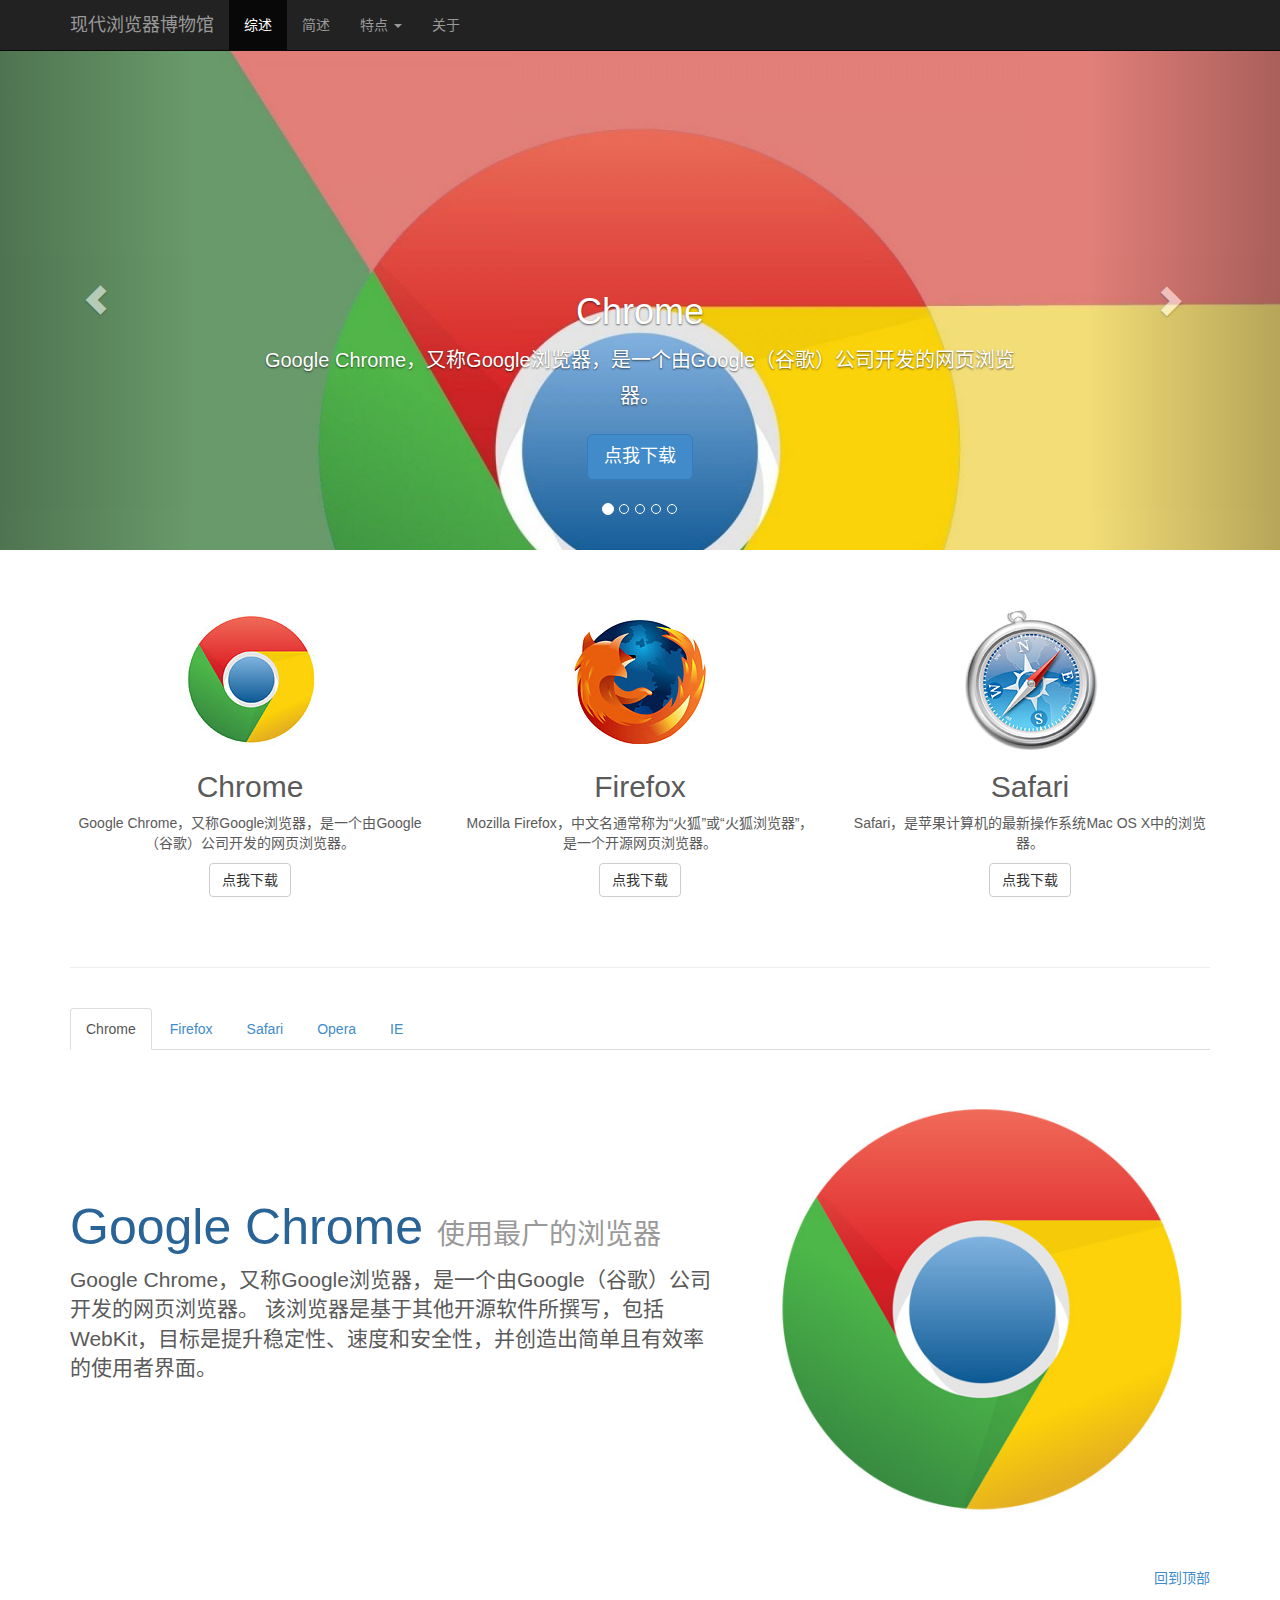
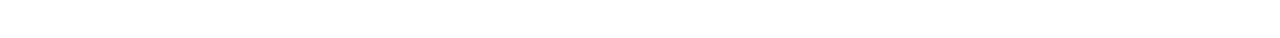
<file: myObject/个人简介/Chrome/index.html>
<!DOCTYPE html>
<html lang="zh-cn">
<head>
    <meta charset="utf-8">
    <meta http-equiv="X-UA-Compatible" content="IE=edge">
    <meta name="viewport" content="width=device-width, initial-scale=1">
    <title>现代浏览器博物馆</title>
    <link href="css/bootstrap.min.css" rel="stylesheet">

    <!--[if lt IE 9]>
    <script src="js/html5shiv.js"></script>
    <script src="js/respond.min.js"></script>
    <![endif]-->

    <style>

        body {
            padding-top: 50px;
            padding-bottom: 40px;
            color: #5a5a5a;
        }

        /* 轮播广告 */

        .carousel {
            height: 500px;
            margin-bottom: 60px;
        }

        .carousel .item {
            height: 500px;
            background-color: #000;
        }

        .carousel .item img {
            width: 100%;
        }

        .carousel-caption {
            z-index: 10;
        }

        .carousel-caption p {
            margin-bottom: 20px;
            font-size: 20px;
            line-height: 1.8;
        }

        /* 简介 */

        .summary {
            padding-right: 15px;
            padding-left: 15px;
        }

        .summary .col-md-4 {
            margin-bottom: 20px;
            text-align: center;
        }

        /* 特性 */

        .feature-divider {
            margin: 40px 0;
        }

        .feature {
            padding: 30px 0;
        }

        .feature-heading {
            font-size: 50px;
            color: #2a6496;
        }

        .feature-heading .text-muted {
            font-size: 28px;
        }

        /* 响应式布局 */

        @media (max-width: 768px) {

            .summary {
                padding-right: 3px;
                padding-left: 3px;
            }

            .carousel {
                height: 300px;
                margin-bottom: 30px;
            }

            .carousel .item {
                height: 300px;
            }

            .carousel img {
                min-height: 300px;
            }

            .carousel-caption p {
                font-size: 16px;
                line-height: 1.4;
            }

            .feature-heading {
                font-size: 34px;
            }

            .feature-heading .text-muted {
                font-size: 22px;
            }
        }

        @media (min-width: 992px) {
            .feature-heading {
                margin-top: 120px;
            }
        }
    </style>

</head>

<body>
<!-- 顶部导航 -->
<div class="navbar navbar-inverse navbar-fixed-top" role="navigation" id="menu-nav">
    <div class="container">
        <div class="navbar-header">
            <button type="button" class="navbar-toggle" data-toggle="collapse" data-target=".navbar-collapse">
                <span class="sr-only">切换导航</span>
                <span class="icon-bar"></span>
                <span class="icon-bar"></span>
                <span class="icon-bar"></span>
            </button>
            <a class="navbar-brand" href="#">现代浏览器博物馆</a>
        </div>
        <div class="navbar-collapse collapse">
            <ul class="nav navbar-nav">
                <li class="active"><a href="#ad-carousel">综述</a></li>
                <li><a href="#summary-container">简述</a></li>
                <li class="dropdown">
                    <a href="#" class="dropdown-toggle" data-toggle="dropdown">特点 <span class="caret"></span></a>
                    <ul class="dropdown-menu" role="menu">
                        <li><a href="#feature-tab" data-tab="tab-chrome">Chrome</a></li>
                        <li><a href="#feature-tab" data-tab="tab-firefox">Firefox</a></li>
                        <li><a href="#feature-tab" data-tab="tab-safari">Safari</a></li>
                        <li><a href="#feature-tab" data-tab="tab-opera">Opera</a></li>
                        <li><a href="#feature-tab" data-tab="tab-ie">IE</a></li>
                    </ul>
                </li>
                <li><a href="#" data-toggle="modal" data-target="#about-modal">关于</a></li>
            </ul>
        </div>
    </div>
</div>


<!-- 广告轮播 -->
<div id="ad-carousel" class="carousel slide" data-ride="carousel">
    <ol class="carousel-indicators">
        <li data-target="#ad-carousel" data-slide-to="0" class="active"></li>
        <li data-target="#ad-carousel" data-slide-to="1"></li>
        <li data-target="#ad-carousel" data-slide-to="2"></li>
        <li data-target="#ad-carousel" data-slide-to="3"></li>
        <li data-target="#ad-carousel" data-slide-to="4"></li>
    </ol>
    <div class="carousel-inner">
        <div class="item active">
            <img src="images/chrome-big.jpg" alt="1 slide">

            <div class="container">
                <div class="carousel-caption">
                    <h1>Chrome</h1>

                    <p>Google Chrome，又称Google浏览器，是一个由Google（谷歌）公司开发的网页浏览器。</p>

                    <p><a class="btn btn-lg btn-primary" href="http://www.google.cn/intl/zh-CN/chrome/browser/"
                          role="button" target="_blank">点我下载</a></p>
                </div>
            </div>
        </div>
        <div class="item">
            <img src="images/firefox-big.jpg" alt="2 slide">

            <div class="container">
                <div class="carousel-caption">
                    <h1>Firefox</h1>

                    <p>Mozilla Firefox，中文名通常称为“火狐”或“火狐浏览器”，是一个开源网页浏览器。</p>

                    <p><a class="btn btn-lg btn-primary" href="http://www.firefox.com.cn/download/" target="_blank"
                          role="button">点我下载</a></p>
                </div>
            </div>
        </div>
        <div class="item">
            <img src="images/safari-big.jpg" alt="3 slide">

            <div class="container">
                <div class="carousel-caption">
                    <h1>Safari</h1>

                    <p>Safari，是苹果计算机的最新操作系统Mac OS X中的浏览器。</p>

                    <p><a class="btn btn-lg btn-primary" href="http://www.apple.com/cn/safari/" target="_blank"
                          role="button">点我下载</a></p>
                </div>
            </div>
        </div>
        <div class="item">
            <img src="images/opera-big.jpg" alt="4 slide">

            <div class="container">
                <div class="carousel-caption">
                    <h1>Opera</h1>

                    <p>Opera浏览器，是一款挪威Opera Software ASA公司制作的支持多页面标签式浏览的网络浏览器。</p>

                    <p><a class="btn btn-lg btn-primary" href="http://www.opera.com/zh-cn" target="_blank"
                          role="button">点我下载</a></p>
                </div>
            </div>
        </div>
        <div class="item">
            <img src="images/ie-big.jpg" alt="5 slide">

            <div class="container">
                <div class="carousel-caption">
                    <h1>IE</h1>

                    <p>Internet Explorer，简称 IE，是微软公司推出的一款网页浏览器。</p>

                    <p><a class="btn btn-lg btn-primary" href="http://ie.microsoft.com/" target="_blank"
                          role="button">点我下载</a></p>
                </div>
            </div>
        </div>
    </div>
    <a class="left carousel-control" href="#ad-carousel" data-slide="prev"><span
            class="glyphicon glyphicon-chevron-left"></span></a>
    <a class="right carousel-control" href="#ad-carousel" data-slide="next"><span
            class="glyphicon glyphicon-chevron-right"></span></a>
</div>


<!-- 主要内容 -->
<div class="container summary">

    <!-- 简介 -->
    <div class="row" id="summary-container">
        <div class="col-md-4">
            <img class="img-circle" src="images/chrome-logo-small.jpg" alt="chrome">

            <h2>Chrome</h2>

            <p>Google Chrome，又称Google浏览器，是一个由Google（谷歌）公司开发的网页浏览器。</p>

            <p><a class="btn btn-default" href="#" role="button">点我下载</a></p>
        </div>
        <div class="col-md-4">
            <img class="img-circle" src="images/firefox-logo-small.jpg" alt="firefox">

            <h2>Firefox</h2>

            <p>Mozilla Firefox，中文名通常称为“火狐”或“火狐浏览器”，是一个开源网页浏览器。</p>

            <p><a class="btn btn-default" href="#" role="button">点我下载</a></p>
        </div>
        <div class="col-md-4">
            <img class="img-circle" src="images/safari-logo-small.jpg" alt="safari">

            <h2>Safari</h2>

            <p>Safari，是苹果计算机的最新操作系统Mac OS X中的浏览器。</p>

            <p><a class="btn btn-default" href="#" role="button">点我下载</a></p>
        </div>
    </div>

    <!-- 特性 -->

    <hr class="feature-divider">

    <ul class="nav nav-tabs" role="tablist" id="feature-tab">
        <li class="active"><a href="#tab-chrome" role="tab" data-toggle="tab">Chrome</a></li>
        <li><a href="#tab-firefox" role="tab" data-toggle="tab">Firefox</a></li>
        <li><a href="#tab-safari" role="tab" data-toggle="tab">Safari</a></li>
        <li><a href="#tab-opera" role="tab" data-toggle="tab">Opera</a></li>
        <li><a href="#tab-ie" role="tab" data-toggle="tab">IE</a></li>
    </ul>

    <div class="tab-content">
        <div class="tab-pane active" id="tab-chrome">
            <div class="row feature">
                <div class="col-md-7">

                    <h2 class="feature-heading">Google Chrome <span
                            class="text-muted">使用最广的浏览器</span></h2>

                    <p class="lead">Google Chrome，又称Google浏览器，是一个由Google（谷歌）公司开发的网页浏览器。
                        该浏览器是基于其他开源软件所撰写，包括WebKit，目标是提升稳定性、速度和安全性，并创造出简单且有效率的使用者界面。</p>
                </div>
                <div class="col-md-5">
                    <img class="feature-image img-responsive" src="images/chrome-logo.jpg"
                         alt="Chrome">
                </div>
            </div>
        </div>
        <div class="tab-pane" id="tab-firefox">
            <div class="row feature">
                <div class="col-md-5">
                    <img class="feature-image img-responsive" src="images/firefox-logo.jpg"
                         alt="Firefox">
                </div>
                <div class="col-md-7">

                    <h2 class="feature-heading">Mozilla Firefox <span class="text-muted">美丽的狐狸</span>
                    </h2>

                    <p class="lead">Mozilla Firefox，中文名通常称为“火狐”或“火狐浏览器”，是一个开源网页浏览器，
                        使用Gecko引擎（非ie内核），支持多种操作系统如Windows、Mac和linux。</p>
                </div>
            </div>
        </div>
        <div class="tab-pane" id="tab-safari">
            <div class="row feature">
                <div class="col-md-7">

                    <h2 class="feature-heading">Safari <span class="text-muted">Mac用户首选</span></h2>

                    <p class="lead">Safari，是苹果计算机的最新操作系统Mac OS X中的浏览器，使用了KDE的KHTML作为浏览器的运算核心。
                        Safari在2003年1月7日首度发行测试版，并成为Mac OS X v10.3与之后的默认浏览器，也是iPhone与IPAD和iPod touch的指定浏览器。</p>
                </div>
                <div class="col-md-5">
                    <img class="feature-image img-responsive" src="images/safari-logo.jpg"
                         alt="Safari">
                </div>
            </div>
        </div>
        <div class="tab-pane" id="tab-opera">
            <div class="row feature">
                <div class="col-md-5">
                    <img class="feature-image img-responsive" src="images/opera-logo.jpg"
                         alt="Opera">
                </div>
                <div class="col-md-7">

                    <h2 class="feature-heading">Opera <span class="text-muted">小众但易用</span>
                    </h2>

                    <p class="lead">Opera浏览器，是一款挪威Opera Software ASA公司制作的支持多页面标签式浏览的网络浏览器。
                        是跨平台浏览器可以在Windows、Mac和Linux三个操作系统平台上运行。.</p>
                </div>
            </div>
        </div>
        <div class="tab-pane" id="tab-ie">
            <div class="row feature">
                <div class="col-md-7">

                    <h2 class="feature-heading">IE <span class="text-muted">你懂的</span></h2>

                    <p class="lead">Internet Explorer，原称Microsoft Internet Explorer(6版本以前)和Windows Internet
                        Explorer(7，8，9，10版本)，
                        简称IE，是美国微软公司推出的一款网页浏览器。它采用的排版引擎(俗称内核)为Trident。</p>
                </div>
                <div class="col-md-5">
                    <img class="feature-image img-responsive" src="images/ie-logo.jpg"
                         alt="IE">
                </div>
            </div>
        </div>
    </div>

    <footer>
        <p class="pull-right"><a href="#top">回到顶部</a></p>

    </footer>

</div>

<script src="js/jquery-1.11.1.min.js"></script>
<script src="js/bootstrap.min.js"></script>
<script>
    $(function () {
        $('#ad-carousel').carousel();
        $('#menu-nav .navbar-collapse a').click(function (e) {
            var href = $(this).attr('href');
            var tabId = $(this).attr('data-tab');
            if ('#' !== href) {
                e.preventDefault();
                $(document).scrollTop($(href).offset().top - 70);
                if (tabId) {
                    $('#feature-tab a[href=#' + tabId + ']').tab('show');
                }
            }
        });
    });
</script>
</body>
</html>
</file>
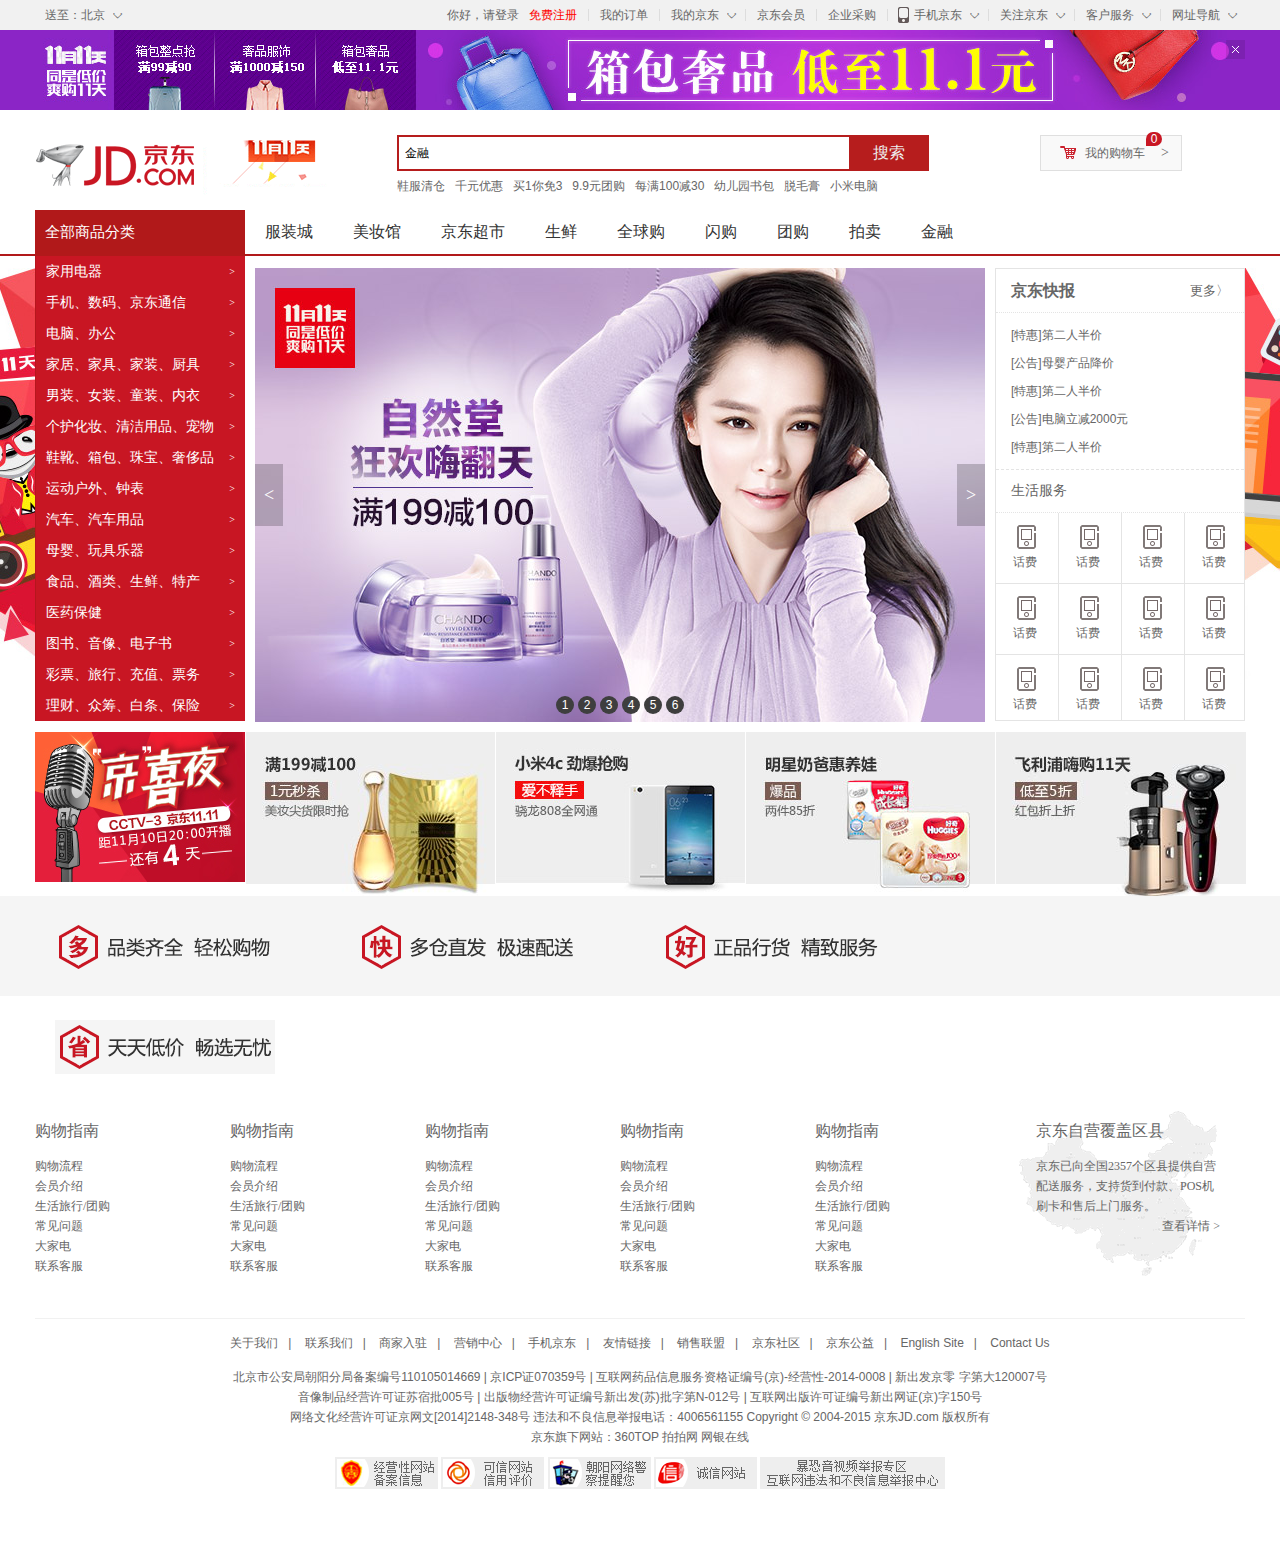
<file: myObject/个人简介/京东/index.html>
<!DOCTYPE html>
<html lang="en">
<head>
    <meta charset="UTF-8">
    <title>京东</title>
    <link rel="shortcut icon" href="favicon.ico"/>
    <link rel="stylesheet" href="css/base.css"/>
    <link rel="stylesheet" href="css/index.css"/>
    <style type="text/css"></style>
    <script type="text/javascript">
       window.onload = function(){
           var closeMask = document.getElementById("close_mask");
           var mask = document.getElementById("mask");
           var loginUp = document.getElementById("login_up");
           var login = document.getElementById("login");
           login.onclick = function (){
               mask.style.display = "block";
               loginUp.style.display = "block";
           }
           closeMask.onclick = function(){
               mask.style.display = "none";
               loginUp.style.display = "none";
           }
       }
   </script>
</head>
<body>
<!--模态视图设置-->
<div id="mask"></div>
<div id="login_up">
    <a href="javascript:;" id="close_mask">x</a>
</div>
<!--头部导航开始-->
<div class="header" id="back">
    <div class="w">
        <div class="special fl">
            送至：北京
            <i><s>◇</s></i>
        </div>
        <div class="nav fr">
            <ul>
                <li><a href="#" id="login">你好，请登录</a> <a href="#" class="col_red">&nbsp;&nbsp;免费注册</a></li>
                <li class="line"></li>
                <li><a href="#">我的订单</a></li>
                <li class="line"></li>
                <li class="special"><a href="#">我的京东 <i><s>◇</s></i></a></li>
                <li class="line"></li>
                <li><a href="#">京东会员</a></li>
                <li class="line"></li>
                <li><a href="#">企业采购</a></li>
                <li class="line"></li>
                <li class="special mobile">
                    <div class="mob_img"></div>
                    <a href="#">手机京东 <i><s>◇</s></i></a>
                </li>
                <li class="line"></li>
                <li class="special"><a href="#">关注京东 <i><s>◇</s></i></a></li>
                <li class="line "></li>
                <li class="special"><a href="#">客户服务 <i><s>◇</s></i></a></li>
                <li class="line"></li>
                <li class="special"><a href="#">网址导航 <i><s>◇</s></i></a></li>
            </ul>
        </div>
    </div>
</div>
<script type="text/javascript">
    var into = document.getElementById("into");
    var back = document.getElementById("back");
    into.onclick = function(){
        back.style.display = "normal";
    }
</script>
<!--头部导航结束-->
<!--banner部分开始-->
<div class="banner" id="banner">
    <div class="w first_b">
        <img src="images/topbanner.jpg" alt=""/>
        <a href="javascript:;" class="close_banner" id="close_banner"></a>
    </div>
</div>
<script type="text/javascript">
    var closeBanner = document.getElementById("close_banner");
    var banner = document.getElementById("banner");
    closeBanner.onclick = function(){
//        banner.style.visibility = "hidden";
        banner.style.display = "none";
    }
</script>
<!--banner部分结束-->
<!--功能部分开始-->
<div class="func">
    <div class="w">
        <!-- logo部分开始-->
        <div class="logo fl">
            <h1>
                <a href="#">京东</a>
                <img src="images/dong.gif" alt="" class="dong"/>
            </h1>
        </div>
        <!--logo部分结束 -->
        <!-- 搜索框开始-->
        <div class="search fl">
            <form action="" >
                <input type="text" value="金融" class="text"/>
                <input type="submit" value="搜索" class="submit"/>
            </form>
                <ul>
                    <li><a href="#">鞋服清仓</a></li>
                    <li><a href="#">千元优惠</a></li>
                    <li><a href="#">买1你免3</a></li>
                    <li><a href="#">9.9元团购</a></li>
                    <li><a href="#">每满100减30</a></li>
                    <li><a href="#">幼儿园书包</a></li>
                    <li><a href="#">脱毛膏</a></li>
                    <li><a href="#">小米电脑</a></li>
                </ul>
        </div>
        <!-- 搜索框结束-->
        <!-- 购物车开始-->
        <div class="car fl">
            <span class="car_p"></span>
            <a href="#" >我的购物车</a>
            <span class="num">0</span>
            <span class="arrow_r"> > </span>
        </div>
        <!-- 购物车结束-->
    </div>
    <div class="cl"></div>
</div>
<!--功能部分结束-->

<!--子导航部分开始-->
<div class="son_nav">
    <div class="w">
        <div class="shop"><a href="#">全部商品分类</a></div>
        <div class="shop_s">
            <ul>
                <li><a href="">服装城</a></li>
                <li><a href="">美妆馆</a></li>
                <li><a href="">京东超市</a></li>
                <li><a href="">生鲜</a></li>
                <li><a href="">全球购</a></li>
                <li><a href="">闪购</a></li>
                <li><a href="">团购</a></li>
                <li><a href="">拍卖</a></li>
                <li><a href="">金融</a></li>
            </ul>
        </div>
    </div>
</div>
<!--子导航部分结束-->
<!--内容区域开始-->
<div class="main">
    <div class="w">
        <!-- 产品列表部分开始-->
        <div class="product_list fl">
            <ul>
                <li><div class="item"><a href="#">家用电器</a></div>
                    <div class="detail"></div>
                    <span class="arrow_r"> ></span>
                </li>
                <li><div class="item"><a href="#">手机、数码、京东通信</a></div>
                    <span class="arrow_r"> ></span>
                </li>
                <li><div class="item"><a href="#">电脑、办公</a></div>
                    <span class="arrow_r"> ></span>
                </li>
                <li><div class="item"><a href="#">家居、家具、家装、厨具</a></div>
                    <span class="arrow_r"> ></span>
                </li>
                <li><div class="item"><a href="#">男装、女装、童装、内衣</a></div>
                    <span class="arrow_r"> ></span>
                </li>
                <li><div class="item"><a href="#">个护化妆、清洁用品、宠物</a></div>
                    <span class="arrow_r"> ></span>
                </li>
                <li><div class="item"><a href="#">鞋靴、箱包、珠宝、奢侈品</a></div>
                    <span class="arrow_r"> ></span>
                 </li>
                <li><div class="item"><a href="#">运动户外、钟表</a></div>
                     <span class="arrow_r"> ></span>
                </li>
                <li><div class="item"><a href="#">汽车、汽车用品</a></div>
                     <span class="arrow_r"> ></span>
                 </li>
                <li><div class="item"><a href="#">母婴、玩具乐器</a></div>
                     <span class="arrow_r"> ></span>
                 </li>
                <li><div class="item"><a href="#">食品、酒类、生鲜、特产</a></div>
                      <span class="arrow_r"> ></span>
                </li>
                <li><div class="item"><a href="#">医药保健</a></div>
                    <span class="arrow_r"> ></span>
                </li>
                <li><div class="item"><a href="#">图书、音像、电子书</a></div>
                    <span class="arrow_r"> ></span>
                </li>
                <li><div class="item"><a href="#">彩票、旅行、充值、票务</a></div>
                    <span class="arrow_r"> ></span>
                </li>
                <li><div class="item"><a href="#">理财、众筹、白条、保险</a></div>
                    <span class="arrow_r"> ></span>
                </li>
            </ul>
        </div>
        <!-- 产品列表部分结束-->
        <!--轮播图部分开始 -->
        <div class="slider fl">
            <a href="#"><img src="images/slider1.jpg" alt=""/></a>
           <div class="arrow">
                <a href="javascript" class="arrow_r"> > </a>
                <a href="javascript" class="arrow_l"> < </a>
           </div>
            <div class="circles ">
                <ul>
                    <li><a href="javascript:;">1</a></li>
                    <li><a href="javascript:;">2</a></li>
                    <li><a href="javascript:;">3</a></li>
                    <li><a href="javascript:;">4</a></li>
                    <li><a href="javascript:;">5</a></li>
                    <li><a href="javascript:;">6</a></li>
                </ul>
            </div>
        </div>
        <!-- 轮播图部分结束-->
        <div class="info">
            <div class="news">
                <div class="dt">
                    <h3>京东快报</h3>
                    <a href="#">更多〉</a>
                </div>
                <div class="dd">
                    <ul>
                        <li><a href="#"><span>[特惠]</span>第二人半价</a></li>
                        <li><a href="#"><span>[公告]</span>母婴产品降价</a></li>
                        <li><a href="#"><span>[特惠]</span>第二人半价</a></li>
                        <li><a href="#"><span>[公告]</span>电脑立减2000元</a></li>
                        <li><a href="#"><span>[特惠]</span>第二人半价</a></li>
                    </ul>
                </div>
            </div>
            <div class="lifeserve">
                <div class="dt">
                    <h3>生活服务</h3>
                </div>
                <div class="dd">
                    <ul>
                        <li><a href="#"><i class="sprite"></i><span>话费</span></a></li>
                        <li><a href="#"><i class="sprite"></i><span>话费</span></a></li>
                        <li><a href="#"><i class="sprite"></i><span>话费</span></a></li>
                        <li><a href="#"><i class="sprite"></i><span>话费</span></a></li>
                        <li><a href="#"><i class="sprite"></i><span>话费</span></a></li>
                        <li><a href="#"><i class="sprite"></i><span>话费</span></a></li>
                        <li><a href="#"><i class="sprite"></i><span>话费</span></a></li>
                        <li><a href="#"><i class="sprite"></i><span>话费</span></a></li>
                        <li><a href="#"><i class="sprite"></i><span>话费</span></a></li>
                        <li><a href="#"><i class="sprite"></i><span>话费</span></a></li>
                        <li><a href="#"><i class="sprite"></i><span>话费</span></a></li>
                        <li><a href="#"><i class="sprite"></i><span>话费</span></a></li>
                    </ul>
                </div>
            </div>
        </div>
        <div class="cl"></div>
        <div class="bg">
            <div class="photo_l fl">
                <a href="#"><img src="images/night.jpg" alt=""/></a>
            </div>
            <div class="photo_r fl">
                <ul>
                    <li><a href="#"><img src="images/1.jpg" alt=""/></a></li>
                    <li><a href="#"><img src="images/2.jpg" alt=""/></a></li>
                    <li><a href="#"><img src="images/3.jpg" alt=""/></a></li>
                    <li class="last"><a href="#" ><img src="images/4.jpg" alt=""/></a></li>
                </ul>
            </div>
        </div>
    </div>
</div>
<!--尾部部分开始-->
<div class="jd_footer cl">
    <div class="w">
        <div class="serive">
            <div class="slogen">
                <span class="item slogen1">
                     <img src="images/slogen1.png" alt=""/>
                </span>
                <span class="item slogen2">
                    <img src="images/slogen2.png" alt=""/>
                </span>
                <span class="item slogen3">
                     <img src="images/slogen3.png" alt=""/>
                </span>
                <span class="item slogen4">
                     <img src="images/slogen4.png" alt=""/>
                </span>
            </div>
            <div class="w shopping clearfix">
                <dl>
                    <dt><a href="#">购物指南</a></dt>
                    <dd><a href="#">购物流程</a></dd>
                    <dd><a href="#">会员介绍</a></dd>
                    <dd><a href="#">生活旅行/团购</a></dd>
                    <dd><a href="#">常见问题</a></dd>
                    <dd><a href="#">大家电</a></dd>
                    <dd><a href="#">联系客服</a></dd>
                </dl>
                <dl>
                    <dt><a href="#">购物指南</a></dt>
                    <dd><a href="#">购物流程</a></dd>
                    <dd><a href="#">会员介绍</a></dd>
                    <dd><a href="#">生活旅行/团购</a></dd>
                    <dd><a href="#">常见问题</a></dd>
                    <dd><a href="#">大家电</a></dd>
                    <dd><a href="#">联系客服</a></dd>
                </dl>
                <dl>
                    <dt><a href="#">购物指南</a></dt>
                    <dd><a href="#">购物流程</a></dd>
                    <dd><a href="#">会员介绍</a></dd>
                    <dd><a href="#">生活旅行/团购</a></dd>
                    <dd><a href="#">常见问题</a></dd>
                    <dd><a href="#">大家电</a></dd>
                    <dd><a href="#">联系客服</a></dd>
                </dl>
                <dl>
                    <dt><a href="#">购物指南</a></dt>
                    <dd><a href="#">购物流程</a></dd>
                    <dd><a href="#">会员介绍</a></dd>
                    <dd><a href="#">生活旅行/团购</a></dd>
                    <dd><a href="#">常见问题</a></dd>
                    <dd><a href="#">大家电</a></dd>
                    <dd><a href="#">联系客服</a></dd>
                </dl>
                <dl>
                    <dt><a href="#">购物指南</a></dt>
                    <dd><a href="#">购物流程</a></dd>
                    <dd><a href="#">会员介绍</a></dd>
                    <dd><a href="#">生活旅行/团购</a></dd>
                    <dd><a href="#">常见问题</a></dd>
                    <dd><a href="#">大家电</a></dd>
                    <dd><a href="#">联系客服</a></dd>
                </dl>
                <div class="coverage">
                    <div class="dt">京东自营覆盖区县</div>
                    <div class="dd">
                        <p> 京东已向全国2357个区县提供自营配送服务，支持货到付款、POS机刷卡和售后上门服务。</p>
                        <p class="looklook"><a href="#">查看详情 ></a></p>
                    </div>
                </div>
            </div>
        </div>
        <div class="w againw">
            <div class="links">
                <a href="#">关于我们</a>|
                <a href="#">联系我们</a>|
                <a href="#">商家入驻</a>|
                <a href="#">营销中心</a>|
                <a href="#">手机京东</a>|
                <a href="#">友情链接</a>|
                <a href="#">销售联盟</a>|
                <a href="#">京东社区</a>|
                <a href="#">京东公益</a>|
                <a href="#">English Site</a>|
                <a href="#">Contact Us</a>
            </div>
            <div class="copyright">
                北京市公安局朝阳分局备案编号110105014669  |  京ICP证070359号  |  互联网药品信息服务资格证编号(京)-经营性-2014-0008  |  新出发京零 字第大120007号<br />
                音像制品经营许可证苏宿批005号  |  出版物经营许可证编号新出发(苏)批字第N-012号  |  互联网出版许可证编号新出网证(京)字150号<br />
                网络文化经营许可证京网文[2014]2148-348号  违法和不良信息举报电话：4006561155  Copyright © 2004-2015  京东JD.com 版权所有<br />
                京东旗下网站：360TOP  拍拍网  网银在线
            </div>
            <div class="message">
                <a href="#"><img src="images/mess.png" alt=""/></a>
                <a href="#"><img src="images/mess2.png" alt=""/></a>
                <a href="#"><img src="images/mess3.png" alt=""/></a>
                <a href="#"><img src="images/mess4.png" alt=""/></a>
                <a href="#"><img src="images/mess5.png" alt=""/></a>
            </div>
        </div>
    </div>
</div>
</body>
</html>
</file>
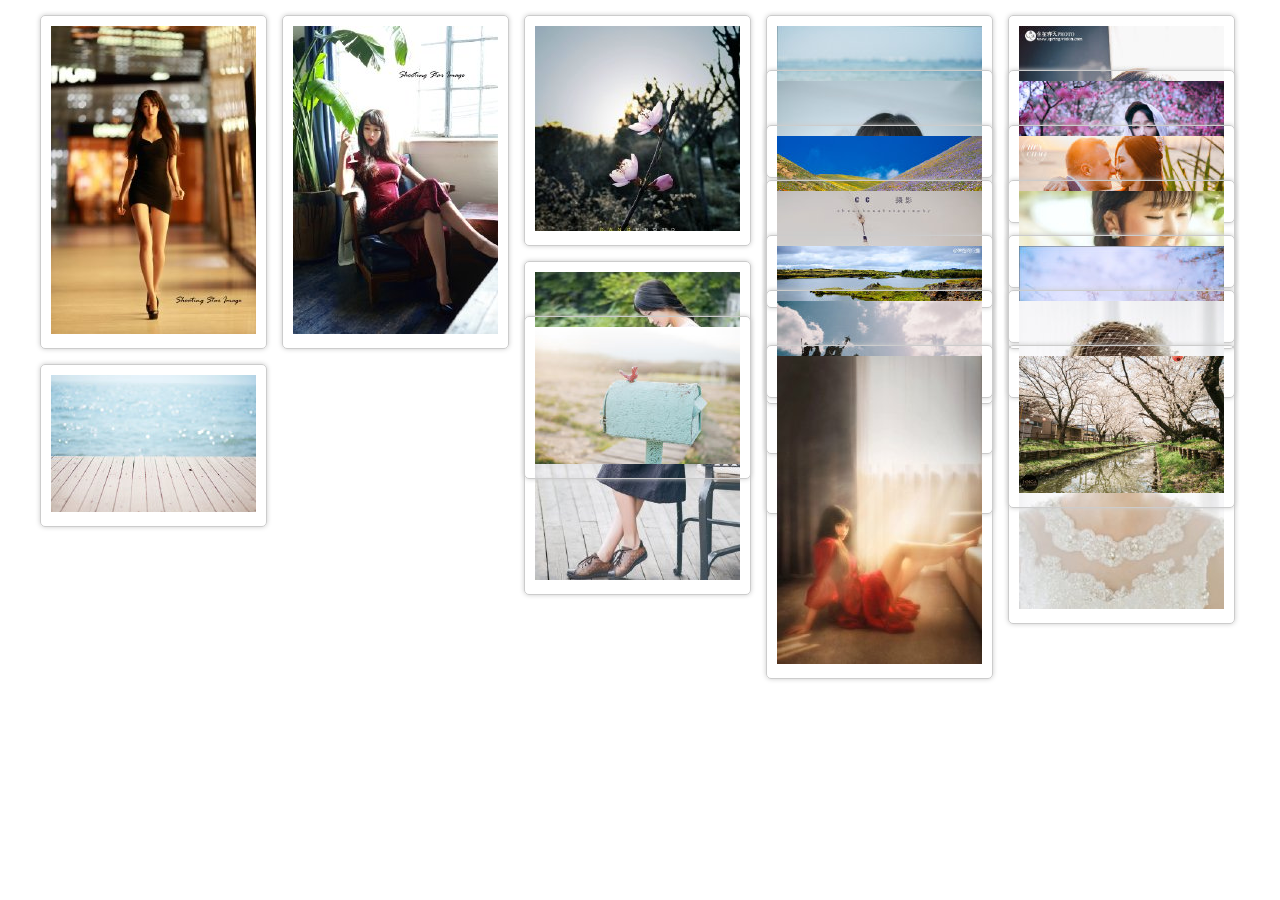
<file: myObject/个人简介/瀑布流布局/index.html>
<!DOCTYPE html>
<html lang="en">
<head>
    <meta charset="UTF-8">
    <title>瀑布流布局</title>
    <link rel="stylesheet" href="style.css"/>
    <script src="jquery/jquery-3.1.0.min.js"></script>
    <script src="jQuery.js"></script>
</head>
<body>
<div id="main">
    <div class="box">
        <div class="pic">
            <img src="images/03-1.jpg" alt=""/>
        </div>
    </div>
    <div class="box">
        <div class="pic">
            <img src="images/03-2.jpg" alt=""/>
        </div>
    </div>
    <div class="box">
        <div class="pic">
            <img src="images/03-3.jpg" alt=""/>
        </div>
    </div>
    <div class="box">
        <div class="pic">
            <img src="images/03-4.jpg" alt=""/>
        </div>
    </div>
    <div class="box">
        <div class="pic">
            <img src="images/03-5.jpg" alt=""/>
        </div>
    </div>
    <div class="box">
        <div class="pic">
            <img src="images/03-6.jpg" alt=""/>
        </div>
    </div>
    <div class="box">
        <div class="pic">
            <img src="images/03-7.jpg" alt=""/>
        </div>
    </div>
    <div class="box">
        <div class="pic">
            <img src="images/03-8.jpg" alt=""/>
        </div>
    </div>
    <div class="box">
        <div class="pic">
            <img src="images/03-9.jpg" alt=""/>
        </div>
    </div>
    <div class="box">
        <div class="pic">
            <img src="images/03-10.jpg" alt=""/>
        </div>
    </div>
    <div class="box">
        <div class="pic">
            <img src="images/03-11.jpg" alt=""/>
        </div>
    </div>
    <div class="box">
        <div class="pic">
            <img src="images/03-12.jpg" alt=""/>
        </div>
    </div>
    <div class="box">
        <div class="pic">
            <img src="images/03-13.jpg" alt=""/>
        </div>
    </div>
    <div class="box">
        <div class="pic">
            <img src="images/03-14.jpg" alt=""/>
        </div>
    </div>
    <div class="box">
        <div class="pic">
            <img src="images/03-15.jpg" alt=""/>
        </div>
    </div>
    <div class="box">
        <div class="pic">
            <img src="images/03-16.jpg" alt=""/>
        </div>
    </div>
    <div class="box">
        <div class="pic">
            <img src="images/03-17.jpg" alt=""/>
        </div>
    </div>
    <div class="box">
        <div class="pic">
            <img src="images/03-18.jpg" alt=""/>
        </div>
    </div>
    <div class="box">
        <div class="pic">
            <img src="images/03-19.jpg" alt=""/>
        </div>
    </div>
    <div class="box">
        <div class="pic">
            <img src="images/03-20.jpg" alt=""/>
        </div>
    </div>
</div>
</body>
</html>
</file>
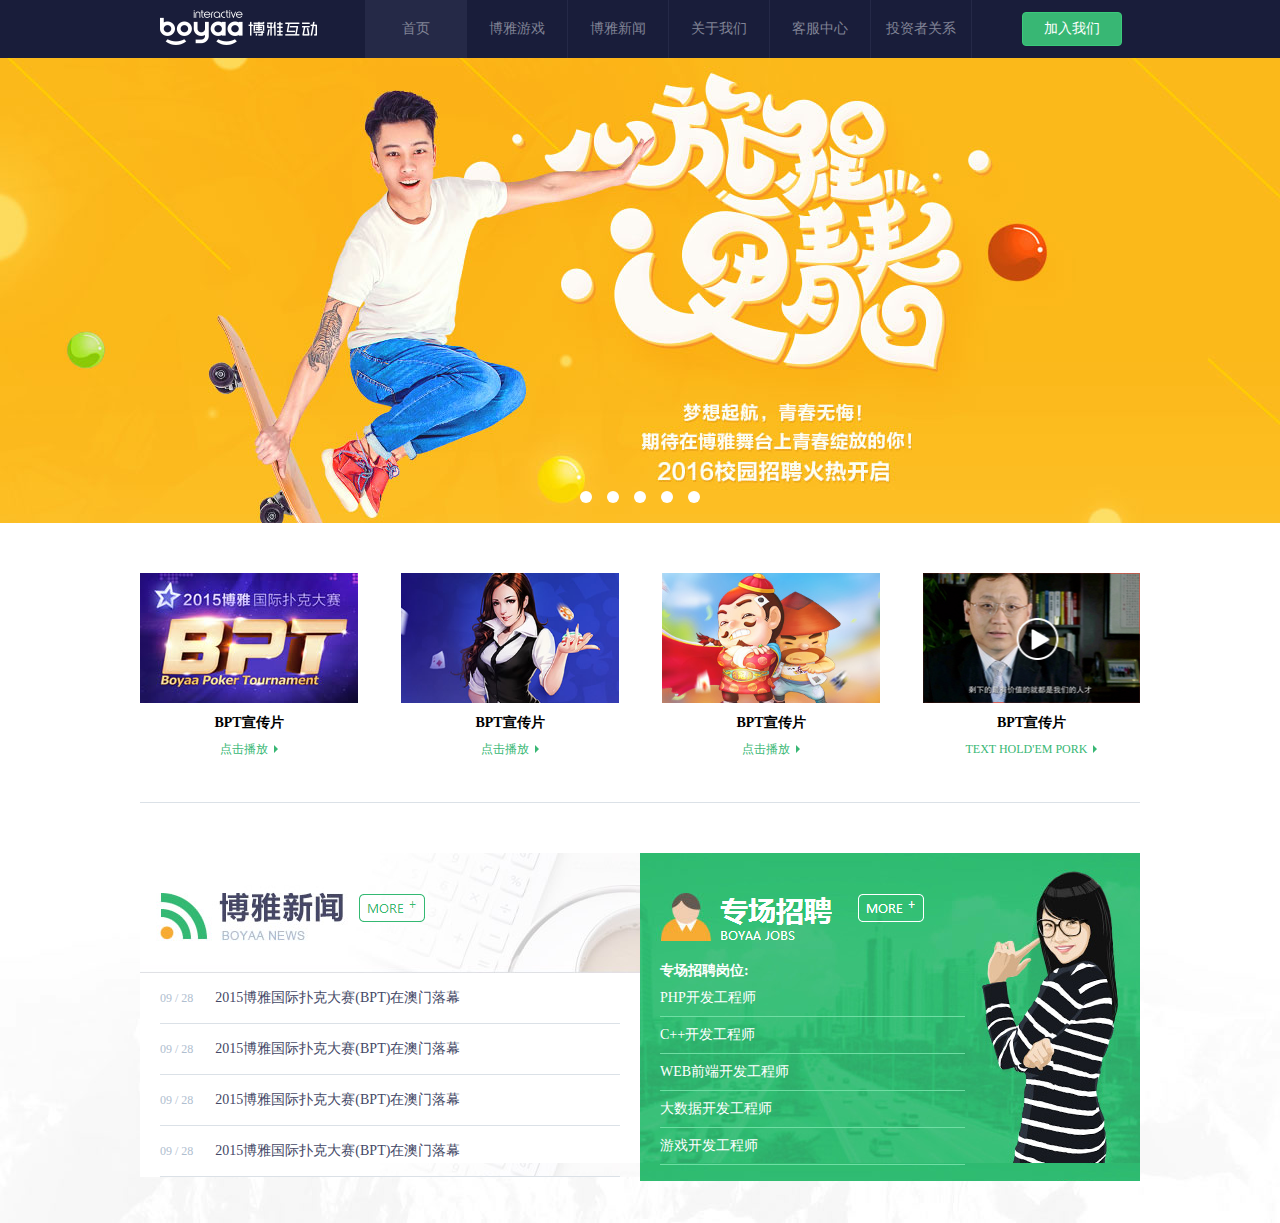
<file: myObject/个人简介/博雅互动/博雅互动/index.html>
<!DOCTYPE html PUBLIC "-//W3C//DTD XHTML 1.0 Transitional//EN" "http://www.w3.org/TR/xhtml1/DTD/xhtml1-transitional.dtd">
<html xmlns="http://www.w3.org/1999/xhtml" xml:lang="en">
<head>
	<meta http-equiv="Content-Type" content="text/html;charset=UTF-8">
	<title>博雅互动</title>
	<style type="text/css">
		/*css reset*/
		*{
			margin: 0;
			padding: 0;
		}
		body{
			font-size: 14px;
			font-family: "microsoft yahei", "宋体";
		}

		/*css common*/
		.fl{
			float: left;
			
		}
		.fr{
			float: right;
			
		}
		.cl{
			clear: both;
			
		}

		/*头部样式设置开始*/
		.header{
			/*overflow: hidden;*/
			height: 58px;
			background: #191d3a;
		}
	    .inner_c{
	    	width: 1000px;
	    	margin: 0 auto;
	    	/*height: 20px;*/
	    }
	    .header .logo{
	    	width: 174px;
	    	height: 58px;
	    	background: url(images/logo.png) no-repeat;
	    	text-indent: -999em;
	    	margin-left: 12px;
	    	margin-right: 39px;
	    }
		.header .logo a{
			display: block;
			width: 174px;
			height: 58px;
		}
		.header .nav{
			/*margin-left: 39px;*/
			/*overflow: hidden;*/
			height: 58px;
		}
		.header .nav li{
			list-style: none;
			float: left;
			
		}
		.header .nav li a{
			display: block;
			width: 100px;
			height: 58px;
			border-left: 1px solid #252947;
			text-decoration: none;
			text-align: center;
			line-height: 58px;
			background: #191d3a;
			color: #818496;
		}
		.header .nav li a.last{
			border-right: 1px solid #252947;

		}
		.header .nav li a.home{
			background-color:  #252947;
		}
		.header .join_us{
			padding-top: 12px;
			padding-left: 50px;
		}
		.header .join_us a{
			display: block;
			width: 98px;
			height: 32px;
			background-color: #38b774;
			border: 1px solid #3aca7a;
			border-radius: 4px;
			line-height: 32px;
			text-align: center;
			color: white;
			text-decoration: none;
			
		}
		/*头部样式设置结束*/


		/*通栏广告样式设置开始*/
		.banner{
			height: 465px;
			background: url(images/banner.jpg) no-repeat top center;
			position: relative;
			left: 0;
			top: 0;
		}
		.banner .circles{
			padding-left: 15px;
			position: absolute;
			left: 50%;
			bottom: 20px;
			margin-left: -75px;
			
		}
		.banner .circles li{
			list-style: none;
			float: left;
			margin-right: 15px;

		}
		.banner .circles li a{
			display: block;
			width: 12px;
			height: 12px;
			border-radius: 50%;
			background-color: white;
		}
		/*通栏广告样式设置结束*/


		/*内容区域开始*/
		/*产区区域样式设置开始*/
		.content{
			margin-top: 50px;
			height: 650px;
			background: url(images/indexmainbg.jpg) no-repeat bottom center;
		}
		.content .product{
			border-bottom: 1px solid #dbe1e7;
			overflow: hidden;
		}
		.content .product ul li{
			list-style: none;
			float: left;
			margin-right: 43px;
			height: 229px;
		}
		.content .product ul li.last{
			margin-right: 0;
		}
		.content .product ul li img{
			width: 218px;
			height: 130px;
		}
		.content .product ul li img.last{
			width: 217px;
		}
		.content .product ul li h3{
			line-height: 40px;
			font-size: 14px;
			font-weight: bold;
			text-align: center;
			
		}
		.content .product ul li .play_button{
			text-align: center;	
		}
		.content .product ul li .play_button .play{
			text-decoration: none;
			font-size: 12px;
			line-height: 12px;
			color: #38b774;
			background: url(images/sanjiaoxing.png) no-repeat right center;
			padding-right: 10px;
		}
		/*产品区域样式设置结束*/
		/*新闻区域样式设置开始*/
		.content .info{
			margin-top: 50px;
		}
		.content .info .news{
			background: url(images/bynewsbg.jpg);
			width: 460px;
			/*height: 400px;*/
			position: relative;
			top: 0;
			left: 0;
			padding-top: 120px;
			padding-left: 20px;
			padding-right: 20px;
		}
		.content .info .news .more{
			position: absolute;
			top: 41px;
			left: 218px;
		}
		.content .info .news li{
			list-style: none;
			line-height: 50px;
			border-bottom: 1px solid #dbe1e7;
		}
		.content .info .news li .date{
			font-size: 12px;
			color: #afbecf;
			margin-right: 22px;
		}
		.content .info .news li a{
			text-decoration: none;
			color: #444866;
			font-size: 14px;
		}
		/*新闻区域样式设置结束*/

		/*招聘区域样式设置开始*/
		.content .info .job{
			width: 50%;
			height: 328px;
			background: url(images/byhrbg3.jpg);
			position: relative;
			top: 0;
			left: 0;

		}
		.content .info .job .more2{
			position: absolute;
			top: 41px;
			left: 218px;
		}
		.content .info .job .dt{
			padding-left: 78px;
			padding-top: 40px;
		}
		.content .info .job .dt h3{
			width: 119px;
			height: 51px;
			background: url(images/zczp.png) no-repeat;
			text-indent: -5000px;
		}
		.content .info .job h4{
			padding-top: 18px;
			padding-left: 20px;
			color: white;
			font-size: 14px;
			font-weight: bold;
		}
		.content .info .job ul{
			padding-left: 20px;
			list-style: none;
			width: 305px;
			
		}
		.content .info .job li{
			border-bottom: 1px solid #6fdea3;
			line-height: 36px;
		}
		.content .info .job li a{
			text-decoration: none;
			font-size: 14px;
			color: white;
			font-weight: normal;
		}
	</style>
	<script type="text/javascript">
		window.onload = function(){
			var lis = document.getElementsByTagName("li");
			var lisLength = lis.length;
			for(var i = 0; i <  lisLength; i++){
				lis[i].onmouseover = function(){
					this.style.backgroundColor = "#fff";
				}
			}
		}
	</script>
</head>
<body>
	<!-- 头部开始 16.7.22 -->
	<div class="header">
		<div class="inner_c">
			<!-- logo开始 -->
			<div class="logo fl">
				<h1>
					<a href="#">博雅互动</a>
				</h1>
			</div>
			<!-- logo结束 -->
			<div class="nav fl">
				<ul>
					<li>
						<a href="" class="home">首页</a>
					</li>
					<li>
						<a href="">博雅游戏</a>
					</li>
					<li>
						<a href="">博雅新闻</a>
					</li>
					<li>
						<a href="">关于我们</a>
					</li>
					<li>
						<a href="">客服中心</a>
					</li>
					<li>
						<a href="" class="last">投资者关系</a>
					</li>
				</ul>
			</div>
			<div class="join_us fl">
				<a href="#">加入我们</a>
			</div>
		</div>
	</div>
	<!-- 头部结束 -->
	<!-- banner开始 -->
	<div class="banner">
		<div class="circles">
			<ul>
				<li>
					<a href="javascript:;"></a>
				</li>
				<li>
					<a href="javascript:;"></a>
				</li>
				<li>
					<a href="javascript:;"></a>
				</li>
				<li>
					<a href="javascript:;"></a>
				</li>
				<li>
					<a href="javascript:;"></a>
				</li>
			</ul>
		</div>
	</div>
	<!-- banner结束 -->

	<!-- 内容区域开始 -->
	<div class="content">
		<div class="inner_c">
			<!-- 产品区域开始 -->
			<div class="product">
				<ul>
					<li>
						<div class="pro_img">
							<img src="images/bpt.jpg" alt="" />
						</div>
						<h3>BPT宣传片</h3>
						<div class="play_button">
							<a href="#" class="play">点击播放</a>
						</div>
					</li>
					<li>
						<div class="pro_img">
							<img src="images/gamepic1.jpg" alt="" />
						</div>
						<h3>BPT宣传片</h3>
						<div class="play_button">
							<a href="#" class="play">点击播放</a>
						</div>
					</li>
					<li>
						<div class="pro_img">
							<img src="images/gamepic3.jpg" alt="" />
						</div>
						<h3>BPT宣传片</h3>
						<div class="play_button">
							<a href="#" class="play">点击播放</a>
						</div>
					</li>
					<li class="last">
						<div class="pro_img">
							<img src="images/video.jpg" alt="" class="last" />
						</div>
						<h3>BPT宣传片</h3>
						<div class="play_button">
							<a href="#" class="play">TEXT HOLD'EM PORK</a>
						</div>
					</li>
				</ul>
			</div>
			<!-- 产品区域结束 -->
			<!-- 信息展示区域 -->
			<div class="info">
				<!--  新闻区域 -->
				<div class="news fl">
					<div class="more">
						<a href="#">
							<img src="images/more.png" alt="" />
						</a>
					</div>
					<ul>
						<li><span class="date">09 / 28</span><a href="#">2015博雅国际扑克大赛(BPT)在澳门落幕</a></li>
						<li><span class="date">09 / 28</span><a href="#">2015博雅国际扑克大赛(BPT)在澳门落幕</a></li>
						<li><span class="date">09 / 28</span><a href="#">2015博雅国际扑克大赛(BPT)在澳门落幕</a></li>
						<li><span class="date">09 / 28</span><a href="#">2015博雅国际扑克大赛(BPT)在澳门落幕</a></li>
					</ul>
				</div>
				<!-- 新闻区域结束 -->

				<!-- 招聘区域开始 -->
				<div class="job fr">
					<div class="more2">
						<a href="#"><img src="images/more2.png" alt="" /></a>
					</div>
					<div class="dt">
						<h3>博雅招聘</h3>
					</div>
					<h4>专场招聘岗位:</h4>
					<ul>
						<li><a href="#">PHP开发工程师</a></li>
						<li><a href="#">C++开发工程师</a></li>
						<li><a href="#">WEB前端开发工程师</a></li>
						<li><a href="#">大数据开发工程师</a></li>
						<li><a href="#">游戏开发工程师</a></li>
					</ul>
				</div>
				<!-- 招聘区域结束 -->
			</div>
			<!-- 信息展示区域结束 -->
		</div>
	</div>

</body>
</html>
</file>
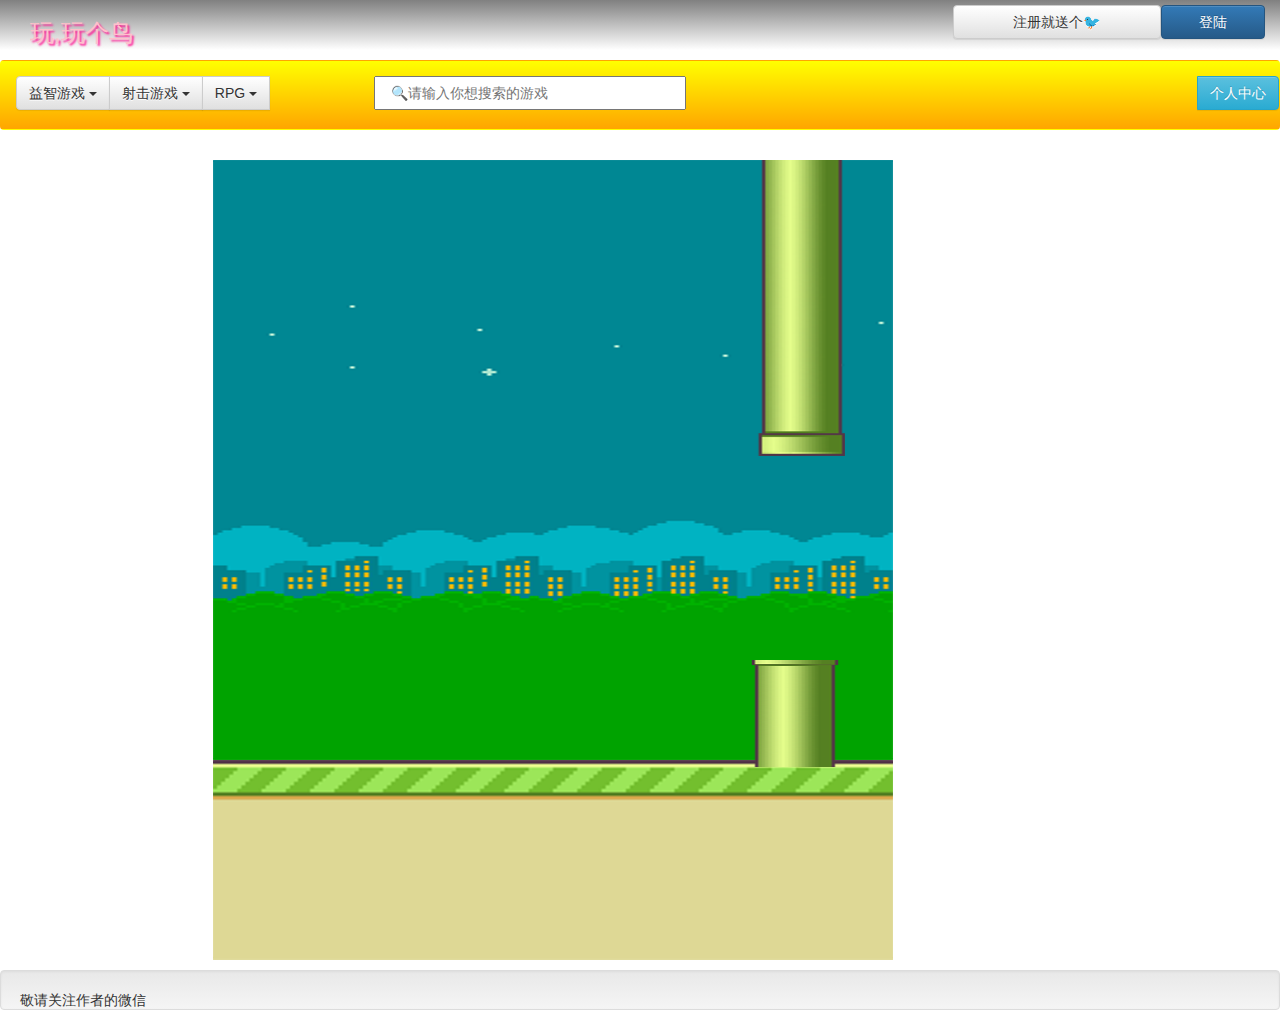
<file: myObject/个人简介/flappy bird/bird.html>
<!DOCTYPE html>
<html lang="en">
<head>
    <meta charset="UTF-8">
    <title>综合项目</title>

    <script src="jquery-3.1.0/jquery-3.1.0.min.js"></script>
    <script src="bootstrap-3.3.7-dist/js/bootstrap.min.js"></script>

    <link rel="stylesheet" href="bootstrap-3.3.7-dist/css/bootstrap.min.css">
    <link rel="stylesheet" href="bootstrap-3.3.7-dist/css/bootstrap-theme.min.css">

    <style>
        header{
            height: 50px;
            background:linear-gradient(gray,white);
        }
        
        nav{
            height: 70px;
            background: linear-gradient(yellow,orange);
            margin-top: 10px;
            padding: 15px;
        }

        section{
            height: 800px;
            /*background-color: darkcyan;*/
            margin-top: 10px;
        }

        footer{
            height: 30px;
            background-color: silver;
            margin-top: 10px;
        }

        @keyframes example {
            from{font-size: 150%}
            to{
                font-size: 180%;
            }
        }

        h3{
            color: pink;
            text-shadow: deeppink 2px 2px 2px;
            animation: example 1s 100000;
        }

        #signin{
            margin-top: 5px;
        }

        #login{
            margin-top: 5px;
        }

        #canvas{
            /*background: linear-gradient(honeydew,navajowhite);*/
        }
    </style>
    
</head>
<body>

<!-- 1、界面安排 -->
<!-- 2、界面的整体框架 -->
<!-- 3、补充细节部分 -->
<!-- 4、canvas小项目 傻鸟 -->

<header class="col-sm-12">
    <h3 class="col-sm-3">玩,玩个鸟</h3>
    <button class="col-sm-2 col-sm-push-6 btn btn-default" id="signin" data-toggle="modal" data-target="#loginmodal">注册就送个🐦</button>
    <button class="col-sm-1 col-sm-push-6 btn btn-primary" id="login">登陆</button>
</header>
<nav class="col-sm-12 navbar btn-group">
    <div class="btn-group ">
        <button class="btn btn-default" data-toggle="dropdown">益智游戏
            <span class="caret"></span></button>
        <ul class="dropdown-menu">
            <li class="dropdown-header">傻鸟游戏</li>
            <li>小鸟</li>
            <li>老鸟</li>
            <li class="divider"></li>
            <li>无敌鸟</li>
        </ul>
    </div>
    <div class="btn-group ">
        <button class="btn btn-default" data-toggle="dropdown">射击游戏
            <span class="caret"></span></button>
        <ul class="dropdown-menu">
            <li class="dropdown-header">打鸟游戏</li>
            <li>打小鸟</li>
            <li>打老鸟</li>
            <li class="divider"></li>
            <li>打无敌鸟</li>
        </ul>
    </div>
    <div class="btn-group">
        <button class="btn btn-default" data-toggle="dropdown">RPG
            <span class="caret"></span></button>
        <ul class="dropdown-menu">
            <li class="dropdown-header">扮鸟游戏</li>
            <li>扮小鸟</li>
            <li>扮老鸟</li>
            <li class="divider"></li>
            <li>扮无敌鸟</li>
        </ul>
    </div>
    <input class="col-sm-3 col-sm-push-1" type="text" placeholder="🔍请输入你想搜索的游戏" style="height: 34px;">
    <button class="btn btn-info navbar-right">个人中心</button>
    
</nav>
<section class="col-sm-8 col-sm-push-2 " style="padding: 0px">
    <canvas id="canvas" width="680" height="800"></canvas>
</section>
<footer class="col-sm-12 well">
    <p> 敬请关注作者的微信</p>
</footer>

<div class="modal" id="loginmodal">
    <div class="modal-dialog">
        <div class="modal-content">
            <div class="modal-header">
                <button class="btn btn-default close" data-dismiss="modal">
                    <span aria-hidden="true">&times;</span>
                    <span class="sr-only">关闭</span>
                </button>
                <h3 class="modal-title">欢迎注册游戏网站</h3>
            </div>
            <div class="modal-body">
                <p>请输入注册的用户名</p>
                <input type="text" placeholder="请尽量输入好听的用户名" id="username">
                <p>请输入注册的密码</p>
                <input type="password" placeholder="随便输" id="pwd">
                <p id="fansile">请再输入注册的密码</p>
                <input type="password" placeholder="和上面必须一样" id="checkpwd">
            </div>
            <div class="modal-footer">
                <button class="btn btn-success" id="btnsure">确认</button>
            </div>
        </div>
    </div>
</div>

<script>
    var uname = $("#username");
    var pwd = $("#pwd");
    var checkpwd = $("#checkpwd");
    var btnsure = $("#btnsure");

    var exspan = document.createElement("span");
    var exmeter = document.createElement("meter");
    exmeter.max = 10;
    exmeter.optimum = 9;
    exmeter.low = 3;
    exmeter.high = 7;

    checkpwd[0].oninput = function () {
        if(pwd.val() != this.value && this.value.length != 0)
        {
            exspan.innerHTML = "两次输入密码不一致";
        }else if(this.value.length != 0){
            exspan.innerHTML = "✅";
        }

        this.parentNode.appendChild(exspan);

        if(this.value.length == 0){
            this.parentNode.removeChild(exspan);
        }
    };

    btnsure.click(function () {

        if(uname.val().length != 0 && pwd.val().length != 0)
        {
            localStorage.setItem("username",uname.val());
            localStorage.setItem("password",pwd.val());

            $("#loginmodal").modal("hide");

            alert("注册成功");
        }else {
            alert("用户名或密码不能为空");
        }
    })

    pwd[0].oninput = function () {
        if(this.value.length < 6 )
        {
            exmeter.value = 3;
        }else if(this.value.length > 6 && this.value.length < 12 )
        {
            exmeter.value = 6;
        }else {
            exmeter.value = 10;
        }

        this.parentNode.insertBefore(exmeter,document.getElementById("fansile"));
        if(this.value.length == 0){
            this.parentNode.removeChild(exmeter);
        }
    }

</script>

<script>
    //画布的大小
//    var cwidth = $("#canvas")[0].style.width;
//    console.log(cwidth);
//    var cheight = $("#canvas")[0].style.height;
//    console.log(cheight);
//
//    var oc = document.getElementById("canvas");
//    console.log(oc.width);
    var canvas = document.getElementById("canvas");
    var context = canvas.getContext("2d");

    var cwidth = 680;
    var cheight = 800;
    var pipeSpace = 200;
    var gravity = 10;
    var tid;
    var index = 0;

//    1、创建界面对象
//    2、设计游戏规则
//    3、启动游戏

//    背景对象
//    bg()
//    {
//        坐标
//        图片
//
//        绘制方法
//    }
    function Background(x,y,w,h,src) {
        this.x = x;
        this.y = y;
        this.w = w;
        this.h = h;

        var img = new Image();
        img.src = src;
        this.image = img;

        this.draw = drawBackground;
    }
    
    function drawBackground() {
        context.drawImage(this.image,this.x,this.y,this.w,this.h);
    }

//  鸟是有三种状态的
    function Bird(x,y,w,h,images) {
        this.x = x;
        this.y = y;
        this.w = w;
        this.h = h;

        this.images = images;
        
        this.draw = drawBird;
    }
    function drawBird() {
        index++;
        if(index > 2)
        {
            index = 0;
        }
        var img = new Image();
        img.src = this.images[index];

        context.drawImage(img,this.x,this.y,this.w,this.h);
    }

    function UpPipe(x,y,w,h,src) {
        this.x = x;
        this.y = y;
        this.w = w;
        this.h = h;

        var img = new Image();
        img.src = src;
        this.image = img;

        this.draw = drawUpPipe;
    }

    function drawUpPipe() {
        context.drawImage(this.image,140,500,150,800,this.x,this.y,this.w,this.h);
    }

    function DownPipe(x,y,w,h,src) {
        this.x = x;
        this.y = y;
        this.w = w;
        this.h = h;

        var img = new Image();
        img.src = src;
        this.image = img;

        this.draw = drawDownPipe;
    }

    function drawDownPipe() {
        context.drawImage(this.image,0,500,150,800,this.x,this.y,this.w,this.h);
    }

    var bg = new Background(0,0,cwidth,cheight-200,"images/bg.png");
    var ground = new Background(0,cheight-200,cwidth,200,"images/ground.png");
    var bird = new Bird(100,400,41,31,["images/0.gif","images/1.gif","images/2.gif"]);
    var uppipe = new UpPipe(cwidth-100,0,100,300,"images/pipe.png");
    var downPipe = new DownPipe(cwidth-100,500,100,110,"images/pipe.png");

    //  因为canvas创建的对象需要绘制才能出现在界面上
    tid = setInterval(drawAll,100);

    function drawAll() {
        context.clearRect(0,0,cwidth,cheight);

        bg.draw();
        ground.draw();
        bird.draw();
        uppipe.draw();
        downPipe.draw();
        cal();
    }

//  1、首先要让鸟从上往下掉 2、水管从右往左出现 3、按下空格键鸟上升
//  游戏规则 鸟触碰水管 地面 就死亡 游戏结束 计算分数 显示
//  提升 记录每次游戏的分数 存到localstorage 当中

    function cal() {
        bird.y += 10;//如果你要加大难度 速率变快点

//      最好把水管速率做成一个独立的部分
        uppipe.x -= 8;
        downPipe.x -= 8;
        console.log(uppipe.x);

        if((uppipe.x + uppipe.w) < 0)
        {
            uppipe.x = cwidth - 100;
            downPipe.x = cwidth - 100;
        }

//        random 保证水管最低有100的高度 水管之间是200的距离

        if(bird.y >= ground.y)
        {
            clearInterval(tid);
            
//            游戏结束
            context.fillText("你得了最高分",200,100);
            context.font = "Wawati SC";
            context.fontSize = "50px";
            context.fillStyle = white;
            context.fill();
        }
    }

//  让鸟上升的部分
    document.onkeypress = function (e) {
        var evt = e || window.event;
        if(e.keyCode == 32)
        {
            bird.y -= 50;
        }
    };

    document.onclick = function () {
        bird.y = 100;
        tid = setInterval(drawAll,100);
    }
//            console.log(uppipe.x);
</script>

</body>
</html>
</file>
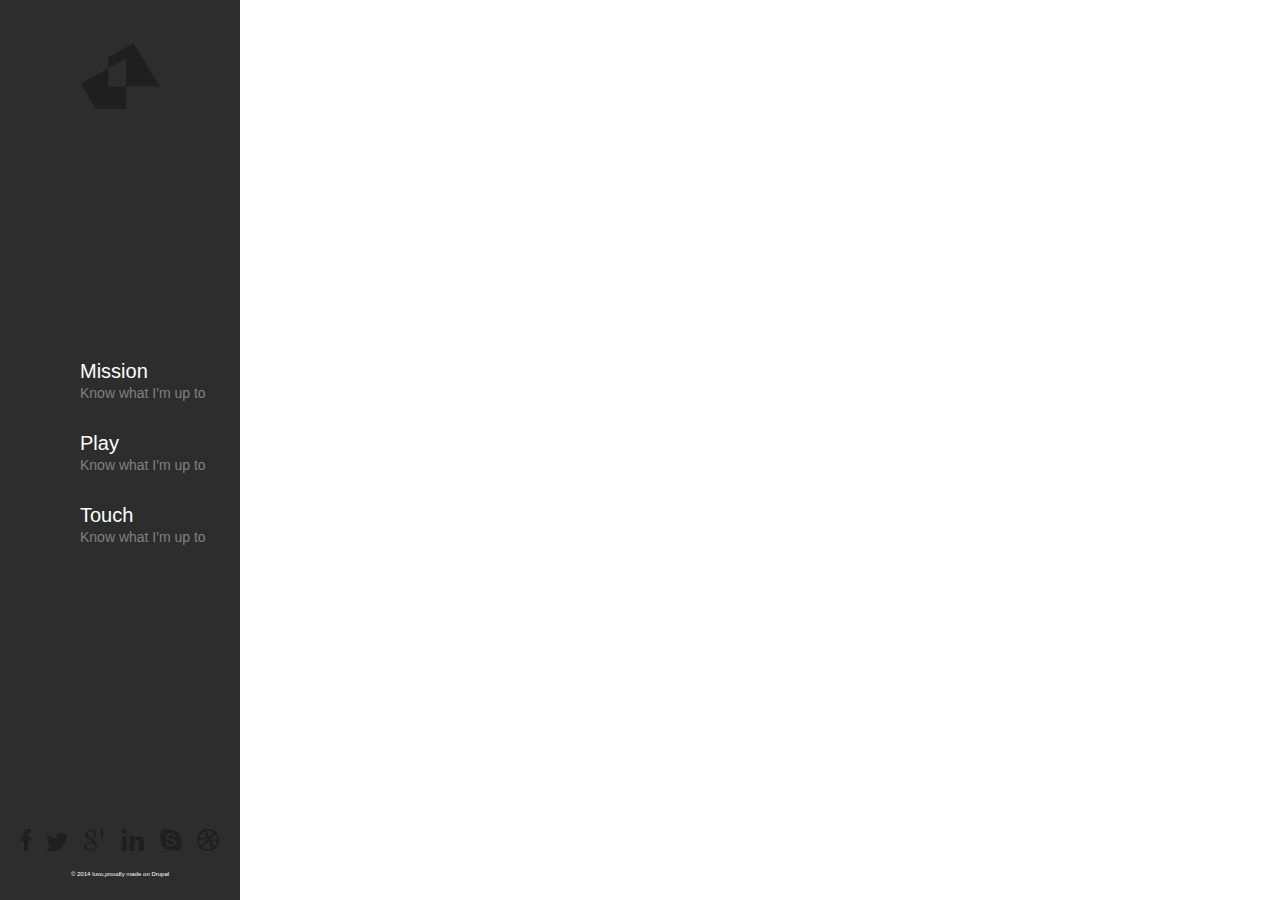
<file: myObject/个人简介/html5/left.html>
<!DOCTYPE html>
<html lang="en">
<head>
    <meta charset="UTF-8">
    <title></title>

    <title>Invo | UX,UI Drupal,Design & Development</title>
    <link rel="stylesheet" href="css/index-left.css" media="all"/>
    <link rel="stylesheet" href="css/base.css"/>
</head>
<body>

<div class="header" id="header">
    <!-- header -->
    <header>
        <!-- 头部图片 -->
        <a href="" rel="home" id="logo" class="logo" data-pag-title="Invo" data-target="front">
            <svg xmlns="http://www.w3.org/2000/svg" width="28" height="24" viewBox="0 0 28 24" class="style0">
                <style>
                    .style0{enable-background: new 0 0 28 24}
                </style>
                <style>
                    .st0{stroke: #fff;}.st1{fill:#1f1f1f}.st2{fill:#2ecc71}  .st3,.st4{fill-rule:evenodd;cilp-rule:evenodd;fill:#1f1f1f}.st4{fill:#fff}.st5{fill:#2d2d2d}
                </style>
                <path class="st5" d="M0 0v24h28V0H0zm16 15.5V23H5.9L1 14.6l9.1-5.2V5.9L18.5 1l8.7 14.5H16z"></path>
                <path class="st5" d="M10.1 9.4v6.1H16V6.2z"></path>
            </svg>
            <!--<div class="chara">UX,UI,Drupal,Design & Development
                <em>&#9670;</em>
            </div>-->
        </a>
        <!-- 导航条 -->
        <nav id="navigation" class="navigation">
            <ul class="menu">
                <li>
                    <a href="" class="item tooltip nav-button mission-button tooltipstered" data-pag-title="My mission is clear" data-target="mission" data-tooltipster-position="bottom">
                        <span class="menu-icon"></span>
                        <span class="menu-item">Mission</span>
                        <span class="sub-item">Know what I'm up to</span>
                    </a>
                </li>
                <li>
                    <a href="" class="item tooltip nav-button play-button tooltipstered" data-pag-title="This is my playground" data-target="play" >
                        <span class="menu-icon"></span>
                        <span class="menu-item">Play</span>
                        <span class="sub-item">Know what I'm up to</span>
                    </a>
                </li>
                <li>
                    <a href="" class="item tooltip nav-button touch-button tooltipstered" data-pag-title="Let me do something together" data-target="touch">
                        <span class="menu-icon"></span>
                        <span class="menu-item">Touch</span>
                        <span class="sub-item">Know what I'm up to</span>
                    </a>
                </li>
            </ul>
        </nav>
    </header>
    <footer id="footer" class="footer">
        <div  class="social">
            <ul>
                <li>
                    <a href="https://www.facebook.com/janzavrl" class="facebook" title="Facebook" target="_blank">
                        <svg xmlns="http://www.w3.org/2000/svg" width="12" height="24" viewBox="0 0 12 24" class="style0">
                            <style>.style0{enable-background:new 0 0 12 24}</style>
                            <style>
                                .st0{fill:#fff}.st1{fill:#1f1f1f}.st2{fill:#2ecc71}.st3{fill-rule:evenodd;clip-rule:evenodd;fill:#fff}
                                .st4,.st5{fill:#2d2d2d}.st5{fill-rule:evenodd;clip-rule:evenodd}
                            </style>
                            <path class="st5" d="M0 0v24h12V0H0zm10.5 13H8v10H4V13H1V9h2.6V5.8C3.6 4 4.5 1 8.3 1H11v4H9.1C8.7 5 8 5.6 8 6.5V9h3.2l-.7 4z">

                            </path>
                        </svg>
                    </a>
                </li>
                <li>
                    <a href="https://twitter.com/jnzavrl" class="twitter" title="Twitter" target="_blank">
                        <svg xmlns="http://www.w3.org/2000/svg" width="24" height="20" viewBox="0 0 24 20" class="style0">
                            <style>.style0{enable-background:new 0 0 24 20}</style>
                            <style>
                                .st0{fill:#fff}.st1{fill:#1f1f1f}.st2{fill:#2ecc71}.st3{fill-rule:evenodd;clip-rule:evenodd;fill:#fff}
                                .st4,.st5{fill:#2d2d2d}.st5{fill-rule:evenodd;clip-rule:evenodd}
                            </style>
                            <path class="st4" d="M0 0v20h24V0H0zm20.7 5.5c.1 6.9-3.8 11.2-8.9 12.9-3.4 1.1-8.8.5-10.8-1.5 2.8.1 5.3-.4 6.5-1.8C5.4 15
                            3.8 14 3.4 12h.1c.5 0 1.3.1 1.7-.2-2-.4-3-1.8-3.3-4l.1-.4c.6.2 1 .4 2 .5v-.1c-1-.6-1.4-1.1-1.7-2-.6-1.2-.4-3.4.2-3.9C4 4.2
                            8.2 6.3 11.6 6.6c0-.1.1-.1.1-.2-.6-3.2 1.8-5.1 3.7-5.3 2.1-.1 2.9.6 4 1.4 1-.3 1.9-.7 2.9-1-.4 1.1-1.1 1.6-1.8
                            2.4l2.4-.6c-.5.8-1.3 1.7-2.2 2.2z">
                            </path>
                        </svg>
                    </a>
                </li>
                <li>
                    <a href="https://plus.google.com/+JanZavrl" class="google" title="Google+" target="_blank">
                        <svg xmlns="http://www.w3.org/2000/svg" width="24" height="24" viewBox="0 0 24 24" class="style0">
                            <style>.style0{enable-background:new 0 0 24 24}</style>
                            <style>.st0{fill:#fff}.st1{fill:#1f1f1f}.st2{fill:#2ecc71}.st3{fill-rule:evenodd;clip-rule:evenodd;fill:#fff}
                            .st4,.st5{fill:#2d2d2d}.st5{fill-rule:evenodd;clip-rule:evenodd}
                            </style>
                            <path class="st5" d="M8.7 14.9c-.1 0-.5 0-1.1.1-.6.1-1.2.2-1.8.4-.1.1-.3.1-.6.2s-.5.3-.8.5c-.3.2-.5.5-.7.8-.2.3-.3.8-.3 1.3 0 1 .5 1.7 1.4 2.4.9.6 2 .9 3.5 1 1.3 0 2.4-.3 3.1-.9.7-.5 1-1.2 1-2.1 0-.7-.2-1.3-.7-1.8-.5-.5-1.3-1.1-2.3-1.8-.3 0-.5-.1-.7-.1zM9 3.5c-.4-.3-.9-.5-1.5-.5-.7 0-1.6.1-2.1.7-.4.6-.6 1.3-.6 2 0 1 .3 2 .9 3.1.3.5.7.9 1.1 1.3.5.3 1 .5 1.6.5.7 0 1.4-.3 1.9-.8.2-.3.4-.7.5-1.1 0-.4.1-.7.1-.9 0-1.1-.3-2.2-.9-3.3-.3-.5-.6-.7-1-1z"></path>
                            <path class="st5" d="M0 0v24h24V0H0zm11.9 3.5c.2.2.4.3.6.6.2.3.4.6.5 1 .1.4.2.9.2 1.4 0 1-.2 1.8-.7 2.3-.2.3-.4.5-.7.8-.3.2-.5.5-.8.7-.2.2-.3.4-.5.6-.2.2-.3.5-.3.8 0 .3.1.5.3.7.1.2.3.3.4.5l1 .8c.6.5 1.1 1 1.6 1.6.4.6.6 1.3.7 2.3 0 1.3-.6 2.5-1.8 3.5-1.3 1.1-3.1 1.6-5.4 1.6-2 0-3.5-.4-4.4-1.2-1-.7-1.5-1.6-1.5-2.7 0-.5.2-1.1.5-1.7.3-.6.9-1.2 1.7-1.6.9-.5 1.9-.8 2.9-1 1-.1 1.8-.2 2.5-.2-.2-.3-.4-.5-.5-.8-.2-.3-.3-.6-.3-1 0-.2 0-.4.1-.6.1-.2.1-.3.2-.5-.3 0-.6.1-.9.1-1.5 0-2.7-.5-3.4-1.4-1.1-1-1.5-1.9-1.5-3.1 0-1.3.6-2.6 1.8-3.6.8-.6 1.8-.9 2.7-1.1.8-.2 1.6-.3 2.3-.3h5.5l-1.6 1h-1.8c.2.2.4.3.6.5zM23 6h-3v4h-2V6h-3V5h3V1h2v4h3v1z"></path>
                        </svg>
                    </a>
                </li>
                <li>
                    <a href="http://www.linkedin.com/in/janzavrl" class="linkedin" title="LinkedIn" target="_blank">
                        <svg xmlns="http://www.w3.org/2000/svg" width="24" height="24" viewBox="0 0 24 24" class="style0">
                            <style>.style0{enable-background:new 0 0 24 24}</style>
                            <style>.st0{fill:#fff}.st1{fill:#1f1f1f}.st2{fill:#2ecc71}.st3{fill-rule:evenodd;clip-rule:evenodd;fill:#fff}.st4,.st5{fill:#2d2d2d}
                            .st5{fill-rule:evenodd;clip-rule:evenodd}</style>
                            <path class="st5" d="M0 0v24h24V0H0zm1 23V8h4.7l.1 15H1zM3.5 5.9c-1.3 0-2.4-1.1-2.4-2.4S2.1 1 3.5 1c1.3 0 2.4 1.1 2.4 2.4S4.8 5.9 3.5
                            5.9zM23 23h-5v-7.7c0-1.9-.4-3.2-2.1-3.2-1.3 0-2.2.9-2.5 1.7-.1.3-.4.7-.4 1.1V23H8.5s.1-14 0-15H13v2.7h.5c.6-1 2.1-2.7 4.5-2.7
                            3 0 5 2.4 5 6.8V23z"></path>
                        </svg>
                    </a>
                </li>
                <li>
                    <a href="skype:jan.zavrl?add" class="skype" title="Skype" target="_blank">
                        <svg xmlns="http://www.w3.org/2000/svg" width="24" height="24" viewBox="0 0 24 24" class="style0">
                            <style>.style0{enable-background:new 0 0 24 24}</style>
                            <style>.st0{fill:#fff}.st1{fill:#1f1f1f}.st2{fill:#2ecc71}.st3{fill-rule:evenodd;clip-rule:evenodd;fill:#fff}
                            .st4,.st5{fill:#2d2d2d}.st5{fill-rule:evenodd;clip-rule:evenodd}</style>
                            <path class="st5" d="M0 0v24h24V0H0zm16.8 23c-1.2 0-2.3-.3-3.2-.9-.5.1-1.1.1-1.6.1-5.6 0-9.6-4.7-10.2-10.2-.1-.5 0-1.1.1-1.6-.6-.9-.9-2-.9-3.2C1 3.8 3.8 1 7.2 1c1.2 0 2.3.3 3.2.9.5-.1 1.1-.2 1.6-.1 5.9.4 9.5 4.6 10.2 10.2.1.5 0 1.1-.1 1.6.6.9.9 2.1.9 3.2 0 3.4-2.8 6.2-6.2 6.2z"></path>
                            <path class="st5" d="M16.1 11.8c-.4-.3-1-.5-1.6-.7-.6-.2-1.3-.4-2.1-.6-.6-.1-1.1-.3-1.3-.3-.3-.1-.5-.2-.8-.3-.3-.2-.5-.3-.7-.5-.1-.2-.2-.4-.2-.7 0-.4.2-.7.6-1 .4-.3 1-.4 1.7-.4.8 0 1.3.1 1.7.4.3.3.6.6.9 1.1.2.3.4.6.5.7.2.2.4.2.8.2s.7-.1.9-.4c.2-.3.4-.5.4-.9 0-.3-.1-.7-.3-1.1-.2-.4-.5-.7-.9-1-.4-.3-.9-.6-1.5-.8-.6-.2-1.4-.3-2.2-.3-1.1 0-2 .1-2.8.4-.8.5-1.4.9-1.8 1.5-.4.5-.6 1.2-.6 1.9s.2 1.4.6 1.9c.4.5.9.8 1.6 1.1.7.3 1.5.5 2.5.8.7.2 1.3.3 1.8.4.4.1.8.3 1.1.6.3.3.4.6.4 1 0 .5-.2.9-.8 1.3-.5.3-1.2.5-2 .5-.6 0-1.1-.1-1.4-.3-.4-.2-.6-.4-.8-.7-.2-.3-.4-.6-.6-1-.1-.3-.3-.6-.5-.8-.2-.2-.5-.3-.8-.3-.4 0-.7.1-.9.3-.2.2-.4.5-.4.8 0 .6.2 1.1.6 1.7.4.6.9 1 1.5 1.4.9.5 2 .7 3.4.7 1.1 0 2.1-.2 2.9-.5.8-.3 1.5-.8 1.9-1.5.4-.6.7-1.3.7-2.1 0-.6-.1-1.2-.4-1.6-.3-.3-.7-.6-1.1-.9z"></path>
                        </svg>
                    </a>
                </li>
                <li class="last">
                    <a href="http://dribbble.com/jzavrl" class="dribble" title="Dribbble" target="_blank">
                        <svg xmlns="http://www.w3.org/2000/svg" width="24" height="24" viewBox="0 0 24 24" class="style0">
                            <style>.style0{enable-background:new 0 0 24 24}</style><style>.st0{fill:#fff}.st1{fill:#1f1f1f}.st2{fill:#2ecc71}
                        .st3{fill-rule:evenodd;clip-rule:evenodd;fill:#fff}.st4,.st5{fill:#2d2d2d}.st5{fill-rule:evenodd;clip-rule:evenodd}</style>
                            <path class="st5" d="M13.6 13.6c-5.3 1.8-7.2 5.5-7.4 5.9 1.6 1.2 3.6 2 5.8 2 1.3 0 2.5-.3 3.7-.7-.2-1-.7-3.8-2.1-7.2 0-.1
                            0 0 0 0zM18.2 5c-1.7-1.5-3.8-2.4-6.2-2.4-.8 0-1.5.1-2.2.3.3.3 2 2.7 3.5 5.5 3.3-1.3 4.8-3.2 4.9-3.4zm-6.7 3.9C9.9 6.2 8.3
                            3.9 8 3.5c-2.6 1.2-4.6 3.7-5.2 6.6.4 0 4.3 0 8.7-1.2zm1.2 3.2c.1 0 .2-.1.4-.1-.2-.5-.5-1.1-.8-1.6-4.7 1.4-9.2 1.3-9.7
                            1.3v.3c0 2.4.9 4.6 2.4 6.3.2-.4 2.8-4.6 7.7-6.2zm2.7 1c1.2 3.4 1.7 6.1 1.8 6.7 2.1-1.4 3.6-3.7 4-6.3-.2-.1-2.8-.9-5.8-.4z">

                            </path>
                            <path class="st5" d="M0 0v24h24V0H0zm12 23C5.9 23 1 18.1 1 12S5.9 1 12 1s11 4.9 11 11-4.9 11-11 11z"></path>
                            <path class="st5" d="M14 9.8c.2.4.4.9.6 1.4.1.2.1.3.2.5 3.1-.4 6.2.2 6.5.3 0-2.2-.8-4.2-2.1-5.8-.1.1-1.7 2.2-5.2 3.6z"></path>
                        </svg>
                    </a>
                </li>
            </ul>
        </div>
        <p class="colophon"> © 2014 <a href="" title="Iuvo">Iuvo</a>,proudly made on <a href="" title="Drupal" target="_blank">Drupal</a></p>
    </footer>
</div>

<!-- 主体页面 -->

</body>
</html>
</file>
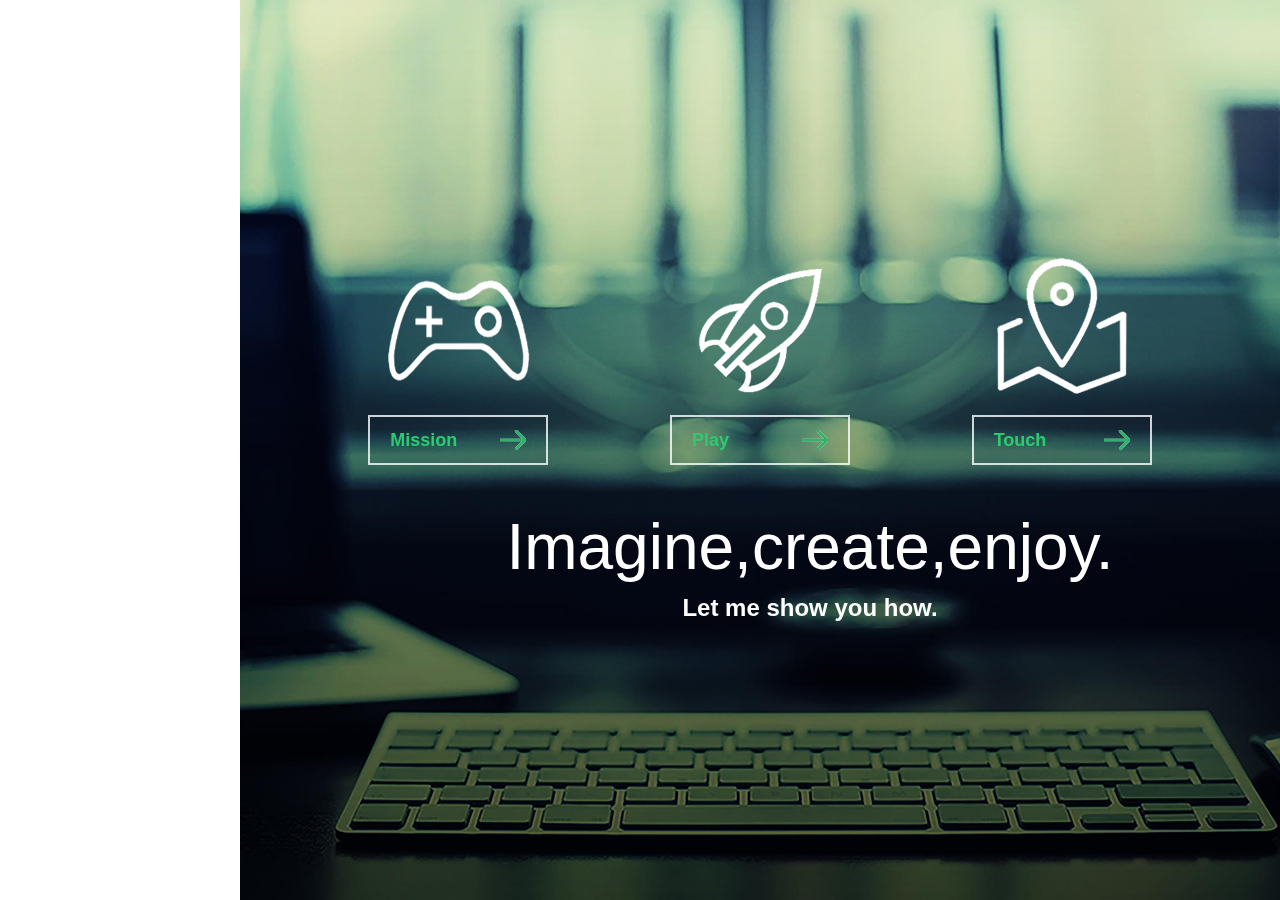
<file: myObject/个人简介/html5/right.html>
<!DOCTYPE html>
<html lang="en">
<head>
    <meta charset="UTF-8">
    <title></title>
    <link rel="stylesheet" href="css/index-right.css"/>
    <link rel="stylesheet" href="css/base.css"/>
</head>
<body>

<div class="page">
    <div class="front content-area active">
        <div class="">
            <div class="box" style="position: relative;top: 0;">
                <div class="content">
                    <div class="action animated">
                        <div class="link mission-link">
                            <span class="icon"></span>
                            <a type="/mission" class="tooltip nav-button button tooltipstered" data-placement="top"
                               data-page-title="My mission is clear" data-target="mission">
                                <span class="line line-top"></span>
                                <span class="line line-right"></span>
                                <span class="line line-bottom"></span>
                                <span class="line line-left"></span>
                                Mission
                            </a>
                        </div>
                        <div class="link play-link">
                            <span class="icon"></span>
                            <a type="/play" class="tooltip nav-button button tooltipstered" data-placement="top"
                               data-page-title="My mission is clear" data-target="play">
                                <span class="line line-top"></span>
                                <span class="line line-right"></span>
                                <span class="line line-bottom"></span>
                                <span class="line line-left"></span>
                                Play
                            </a></div>
                        <div class="link touch-link">
                            <span class="icon"></span>
                            <a type="/touch" class="tooltip nav-button button tooltipstered"  data-placement="top"
                               data-page-title="My mission is clear" data-target="touch">
                                <span class="line line-top"></span>
                                <span class="line line-right"></span>
                                <span class="line line-bottom"></span>
                                <span class="line line-left"></span>
                                Touch
                            </a>
                        </div>
                    </div>
                    <div class="tit">
                        <h1 class="title">
                            <a href="/mission" class="nav-button button" data-page-title="My mission is clear" data-target="mission">Imagine,create,enjoy.</a>
                        </h1>
                        <h2 class="subtitle">
                            <a href="/mission" class="nav-button button" data-page-title="My mission is clear" data-target="mission">Let me show you how.</a>
                        </h2>
                    </div>
                </div>
            </div>
        </div>
    </div>
</div>

<script src="jquery-3.1.0/jquery-3.1.0.min.js"></script>
<script src="bootstrap-3.3.7-dist/js/bootstrap.min.js"></script>
<script>
</script>
</body>
</html>
</file>
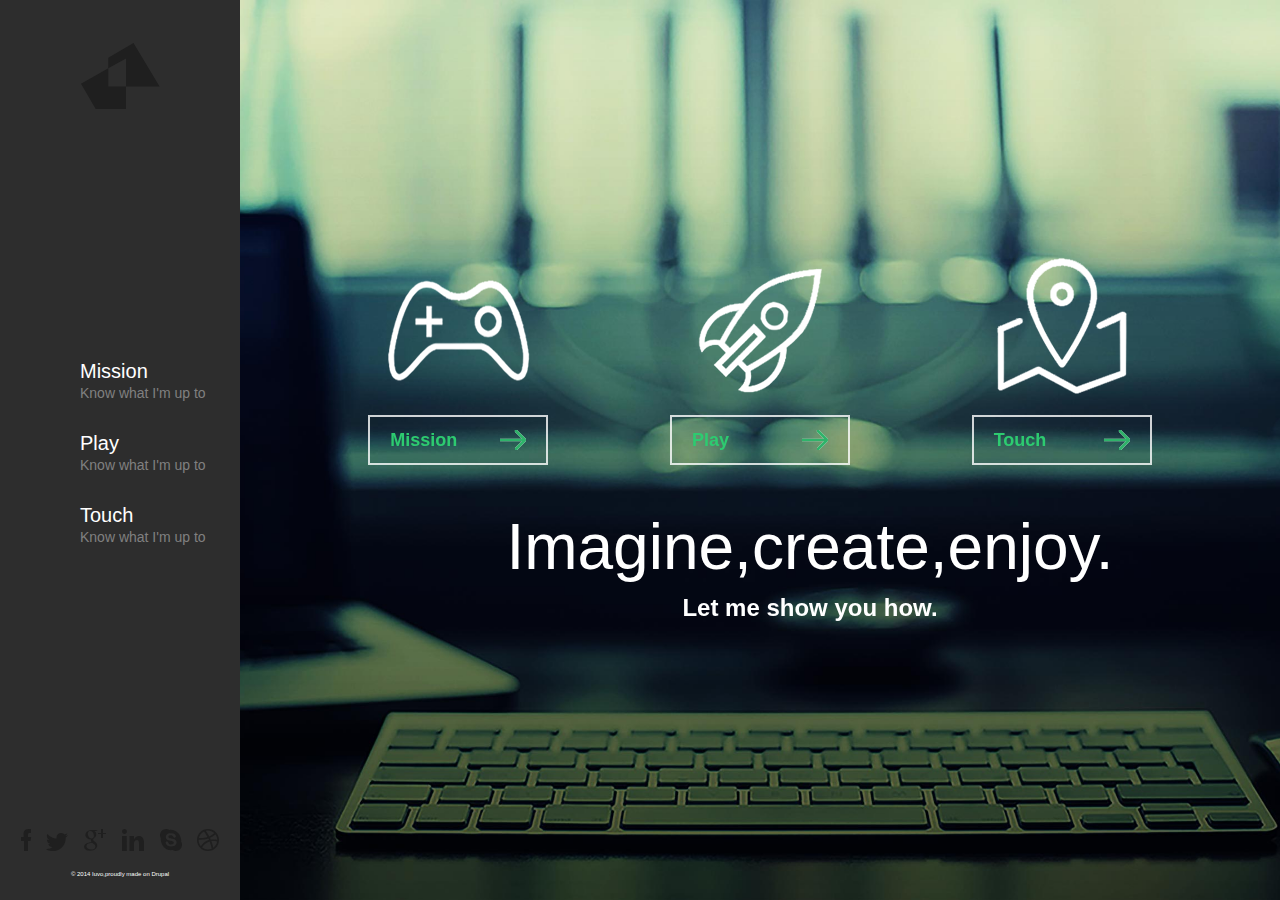
<file: myObject/个人简介/html5/幽灵按钮.html>
<!DOCTYPE html>
<html lang="en">
<head>
    <meta charset="UTF-8">
    <!--<meta http-equiv="X-UA-COMPATIBLE" content="IE=edge"/>-->

    <!-- 为了确保适当的绘制和触屏缩放，需要在 <head> 之中添加 viewport 元数据标签。 -->
    <!--<meta name="viewport" content="width=device-width,initial-scale=1">-->

    <!--<meta name="description" content="">
    <meta name="author" content=""/>-->
    <title></title>
    <!--<link rel="stylesheet" href="bootstrap-3.3.7-dist/css/bootstrap.min.css"/>-->
    <link rel="stylesheet" href="css/base.css"/>
    <link rel="stylesheet" href="css/index-left.css"/>
    <link rel="stylesheet" href="css/index-right.css"/>
</head>
<body>
<!--
    Bootstrap 导航栏
    向 <nav> 标签添加 class .navbar、.navbar-default。
向上面的元素添加 role="navigation"，有助于增加可访问性。
向 <div> 元素添加一个标题 class .navbar-header，
内部包含了带有 class navbar-brand 的 <a> 元素。这会让文本看起来更大一号。
为了向导航栏添加链接，只需要简单地添加带有 class .nav、.navbar-nav 的无序列表即可。

 -->
<div class="header" id="header">
    <!-- header -->
    <header>
        <!-- 头部图片 -->
        <a href="" rel="home" id="logo" class="logo" data-pag-title="Invo" data-target="front">
            <svg xmlns="http://www.w3.org/2000/svg" width="28" height="24" viewBox="0 0 28 24" class="style0">
                <style>
                    .style0{enable-background: new 0 0 28 24}
                </style>
                <style>
                    .st0{stroke: #fff;}.st1{fill:#1f1f1f}.st2{fill:#2ecc71}  .st3,.st4{fill-rule:evenodd;cilp-rule:evenodd;fill:#1f1f1f}.st4{fill:#fff}.st5{fill:#2d2d2d}
                </style>
                <path class="st5" d="M0 0v24h28V0H0zm16 15.5V23H5.9L1 14.6l9.1-5.2V5.9L18.5 1l8.7 14.5H16z"></path>
                <path class="st5" d="M10.1 9.4v6.1H16V6.2z"></path>
            </svg>
            <!--<div class="chara">UX,UI,Drupal,Design & Development
                <em>&#9670;</em>
            </div>-->
        </a>
        <!-- 导航条 -->
        <nav id="navigation" class="navigation">
            <ul class="menu">
                <li>
                    <a href="" class="item tooltip nav-button mission-button tooltipstered" data-pag-title="My mission is clear" data-target="mission" data-tooltipster-position="bottom">
                        <span class="menu-icon"></span>
                        <span class="menu-item">Mission</span>
                        <span class="sub-item">Know what I'm up to</span>
                    </a>
                </li>
                <li>
                    <a href="" class="item tooltip nav-button play-button tooltipstered" data-pag-title="This is my playground" data-target="play" >
                        <span class="menu-icon"></span>
                        <span class="menu-item">Play</span>
                        <span class="sub-item">Know what I'm up to</span>
                    </a>
                </li>
                <li>
                    <a href="" class="item tooltip nav-button touch-button tooltipstered" data-pag-title="Let me do something together" data-target="touch">
                        <span class="menu-icon"></span>
                        <span class="menu-item">Touch</span>
                        <span class="sub-item">Know what I'm up to</span>
                    </a>
                </li>
            </ul>
        </nav>
    </header>
    <footer id="footer" class="footer">
        <div  class="social">
            <ul>
                <li>
                    <a href="https://www.facebook.com/janzavrl" class="facebook" title="Facebook" target="_blank">
                        <svg xmlns="http://www.w3.org/2000/svg" width="12" height="24" viewBox="0 0 12 24" class="style0">
                            <style>.style0{enable-background:new 0 0 12 24}</style>
                            <style>
                                .st0{fill:#fff}.st1{fill:#1f1f1f}.st2{fill:#2ecc71}.st3{fill-rule:evenodd;clip-rule:evenodd;fill:#fff}
                                .st4,.st5{fill:#2d2d2d}.st5{fill-rule:evenodd;clip-rule:evenodd}
                            </style>
                            <path class="st5" d="M0 0v24h12V0H0zm10.5 13H8v10H4V13H1V9h2.6V5.8C3.6 4 4.5 1 8.3 1H11v4H9.1C8.7 5 8 5.6 8 6.5V9h3.2l-.7 4z">

                            </path>
                        </svg>
                    </a>
                </li>
                <li>
                    <a href="https://twitter.com/jnzavrl" class="twitter" title="Twitter" target="_blank">
                        <svg xmlns="http://www.w3.org/2000/svg" width="24" height="20" viewBox="0 0 24 20" class="style0">
                            <style>.style0{enable-background:new 0 0 24 20}</style>
                            <style>
                                .st0{fill:#fff}.st1{fill:#1f1f1f}.st2{fill:#2ecc71}.st3{fill-rule:evenodd;clip-rule:evenodd;fill:#fff}
                                .st4,.st5{fill:#2d2d2d}.st5{fill-rule:evenodd;clip-rule:evenodd}
                            </style>
                            <path class="st4" d="M0 0v20h24V0H0zm20.7 5.5c.1 6.9-3.8 11.2-8.9 12.9-3.4 1.1-8.8.5-10.8-1.5 2.8.1 5.3-.4 6.5-1.8C5.4 15
                            3.8 14 3.4 12h.1c.5 0 1.3.1 1.7-.2-2-.4-3-1.8-3.3-4l.1-.4c.6.2 1 .4 2 .5v-.1c-1-.6-1.4-1.1-1.7-2-.6-1.2-.4-3.4.2-3.9C4 4.2
                            8.2 6.3 11.6 6.6c0-.1.1-.1.1-.2-.6-3.2 1.8-5.1 3.7-5.3 2.1-.1 2.9.6 4 1.4 1-.3 1.9-.7 2.9-1-.4 1.1-1.1 1.6-1.8
                            2.4l2.4-.6c-.5.8-1.3 1.7-2.2 2.2z">
                            </path>
                        </svg>
                    </a>
                </li>
                <li>
                    <a href="https://plus.google.com/+JanZavrl" class="google" title="Google+" target="_blank">
                        <svg xmlns="http://www.w3.org/2000/svg" width="24" height="24" viewBox="0 0 24 24" class="style0">
                            <style>.style0{enable-background:new 0 0 24 24}</style>
                            <style>.st0{fill:#fff}.st1{fill:#1f1f1f}.st2{fill:#2ecc71}.st3{fill-rule:evenodd;clip-rule:evenodd;fill:#fff}
                            .st4,.st5{fill:#2d2d2d}.st5{fill-rule:evenodd;clip-rule:evenodd}
                            </style>
                            <path class="st5" d="M8.7 14.9c-.1 0-.5 0-1.1.1-.6.1-1.2.2-1.8.4-.1.1-.3.1-.6.2s-.5.3-.8.5c-.3.2-.5.5-.7.8-.2.3-.3.8-.3 1.3 0 1 .5 1.7 1.4 2.4.9.6 2 .9 3.5 1 1.3 0 2.4-.3 3.1-.9.7-.5 1-1.2 1-2.1 0-.7-.2-1.3-.7-1.8-.5-.5-1.3-1.1-2.3-1.8-.3 0-.5-.1-.7-.1zM9 3.5c-.4-.3-.9-.5-1.5-.5-.7 0-1.6.1-2.1.7-.4.6-.6 1.3-.6 2 0 1 .3 2 .9 3.1.3.5.7.9 1.1 1.3.5.3 1 .5 1.6.5.7 0 1.4-.3 1.9-.8.2-.3.4-.7.5-1.1 0-.4.1-.7.1-.9 0-1.1-.3-2.2-.9-3.3-.3-.5-.6-.7-1-1z"></path>
                            <path class="st5" d="M0 0v24h24V0H0zm11.9 3.5c.2.2.4.3.6.6.2.3.4.6.5 1 .1.4.2.9.2 1.4 0 1-.2 1.8-.7 2.3-.2.3-.4.5-.7.8-.3.2-.5.5-.8.7-.2.2-.3.4-.5.6-.2.2-.3.5-.3.8 0 .3.1.5.3.7.1.2.3.3.4.5l1 .8c.6.5 1.1 1 1.6 1.6.4.6.6 1.3.7 2.3 0 1.3-.6 2.5-1.8 3.5-1.3 1.1-3.1 1.6-5.4 1.6-2 0-3.5-.4-4.4-1.2-1-.7-1.5-1.6-1.5-2.7 0-.5.2-1.1.5-1.7.3-.6.9-1.2 1.7-1.6.9-.5 1.9-.8 2.9-1 1-.1 1.8-.2 2.5-.2-.2-.3-.4-.5-.5-.8-.2-.3-.3-.6-.3-1 0-.2 0-.4.1-.6.1-.2.1-.3.2-.5-.3 0-.6.1-.9.1-1.5 0-2.7-.5-3.4-1.4-1.1-1-1.5-1.9-1.5-3.1 0-1.3.6-2.6 1.8-3.6.8-.6 1.8-.9 2.7-1.1.8-.2 1.6-.3 2.3-.3h5.5l-1.6 1h-1.8c.2.2.4.3.6.5zM23 6h-3v4h-2V6h-3V5h3V1h2v4h3v1z"></path>
                        </svg>
                    </a>
                </li>
                <li>
                    <a href="http://www.linkedin.com/in/janzavrl" class="linkedin" title="LinkedIn" target="_blank">
                        <svg xmlns="http://www.w3.org/2000/svg" width="24" height="24" viewBox="0 0 24 24" class="style0">
                            <style>.style0{enable-background:new 0 0 24 24}</style>
                            <style>.st0{fill:#fff}.st1{fill:#1f1f1f}.st2{fill:#2ecc71}.st3{fill-rule:evenodd;clip-rule:evenodd;fill:#fff}.st4,.st5{fill:#2d2d2d}
                            .st5{fill-rule:evenodd;clip-rule:evenodd}</style>
                            <path class="st5" d="M0 0v24h24V0H0zm1 23V8h4.7l.1 15H1zM3.5 5.9c-1.3 0-2.4-1.1-2.4-2.4S2.1 1 3.5 1c1.3 0 2.4 1.1 2.4 2.4S4.8 5.9 3.5
                            5.9zM23 23h-5v-7.7c0-1.9-.4-3.2-2.1-3.2-1.3 0-2.2.9-2.5 1.7-.1.3-.4.7-.4 1.1V23H8.5s.1-14 0-15H13v2.7h.5c.6-1 2.1-2.7 4.5-2.7
                            3 0 5 2.4 5 6.8V23z"></path>
                        </svg>
                    </a>
                </li>
                <li>
                    <a href="skype:jan.zavrl?add" class="skype" title="Skype" target="_blank">
                        <svg xmlns="http://www.w3.org/2000/svg" width="24" height="24" viewBox="0 0 24 24" class="style0">
                            <style>.style0{enable-background:new 0 0 24 24}</style>
                            <style>.st0{fill:#fff}.st1{fill:#1f1f1f}.st2{fill:#2ecc71}.st3{fill-rule:evenodd;clip-rule:evenodd;fill:#fff}
                            .st4,.st5{fill:#2d2d2d}.st5{fill-rule:evenodd;clip-rule:evenodd}</style>
                            <path class="st5" d="M0 0v24h24V0H0zm16.8 23c-1.2 0-2.3-.3-3.2-.9-.5.1-1.1.1-1.6.1-5.6 0-9.6-4.7-10.2-10.2-.1-.5 0-1.1.1-1.6-.6-.9-.9-2-.9-3.2C1 3.8 3.8 1 7.2 1c1.2 0 2.3.3 3.2.9.5-.1 1.1-.2 1.6-.1 5.9.4 9.5 4.6 10.2 10.2.1.5 0 1.1-.1 1.6.6.9.9 2.1.9 3.2 0 3.4-2.8 6.2-6.2 6.2z"></path>
                            <path class="st5" d="M16.1 11.8c-.4-.3-1-.5-1.6-.7-.6-.2-1.3-.4-2.1-.6-.6-.1-1.1-.3-1.3-.3-.3-.1-.5-.2-.8-.3-.3-.2-.5-.3-.7-.5-.1-.2-.2-.4-.2-.7 0-.4.2-.7.6-1 .4-.3 1-.4 1.7-.4.8 0 1.3.1 1.7.4.3.3.6.6.9 1.1.2.3.4.6.5.7.2.2.4.2.8.2s.7-.1.9-.4c.2-.3.4-.5.4-.9 0-.3-.1-.7-.3-1.1-.2-.4-.5-.7-.9-1-.4-.3-.9-.6-1.5-.8-.6-.2-1.4-.3-2.2-.3-1.1 0-2 .1-2.8.4-.8.5-1.4.9-1.8 1.5-.4.5-.6 1.2-.6 1.9s.2 1.4.6 1.9c.4.5.9.8 1.6 1.1.7.3 1.5.5 2.5.8.7.2 1.3.3 1.8.4.4.1.8.3 1.1.6.3.3.4.6.4 1 0 .5-.2.9-.8 1.3-.5.3-1.2.5-2 .5-.6 0-1.1-.1-1.4-.3-.4-.2-.6-.4-.8-.7-.2-.3-.4-.6-.6-1-.1-.3-.3-.6-.5-.8-.2-.2-.5-.3-.8-.3-.4 0-.7.1-.9.3-.2.2-.4.5-.4.8 0 .6.2 1.1.6 1.7.4.6.9 1 1.5 1.4.9.5 2 .7 3.4.7 1.1 0 2.1-.2 2.9-.5.8-.3 1.5-.8 1.9-1.5.4-.6.7-1.3.7-2.1 0-.6-.1-1.2-.4-1.6-.3-.3-.7-.6-1.1-.9z"></path>
                        </svg>
                    </a>
                </li>
                <li class="last">
                    <a href="http://dribbble.com/jzavrl" class="dribble" title="Dribbble" target="_blank">
                        <svg xmlns="http://www.w3.org/2000/svg" width="24" height="24" viewBox="0 0 24 24" class="style0">
                            <style>.style0{enable-background:new 0 0 24 24}</style><style>.st0{fill:#fff}.st1{fill:#1f1f1f}.st2{fill:#2ecc71}
                        .st3{fill-rule:evenodd;clip-rule:evenodd;fill:#fff}.st4,.st5{fill:#2d2d2d}.st5{fill-rule:evenodd;clip-rule:evenodd}</style>
                            <path class="st5" d="M13.6 13.6c-5.3 1.8-7.2 5.5-7.4 5.9 1.6 1.2 3.6 2 5.8 2 1.3 0 2.5-.3 3.7-.7-.2-1-.7-3.8-2.1-7.2 0-.1
                            0 0 0 0zM18.2 5c-1.7-1.5-3.8-2.4-6.2-2.4-.8 0-1.5.1-2.2.3.3.3 2 2.7 3.5 5.5 3.3-1.3 4.8-3.2 4.9-3.4zm-6.7 3.9C9.9 6.2 8.3
                            3.9 8 3.5c-2.6 1.2-4.6 3.7-5.2 6.6.4 0 4.3 0 8.7-1.2zm1.2 3.2c.1 0 .2-.1.4-.1-.2-.5-.5-1.1-.8-1.6-4.7 1.4-9.2 1.3-9.7
                            1.3v.3c0 2.4.9 4.6 2.4 6.3.2-.4 2.8-4.6 7.7-6.2zm2.7 1c1.2 3.4 1.7 6.1 1.8 6.7 2.1-1.4 3.6-3.7 4-6.3-.2-.1-2.8-.9-5.8-.4z">

                            </path>
                            <path class="st5" d="M0 0v24h24V0H0zm12 23C5.9 23 1 18.1 1 12S5.9 1 12 1s11 4.9 11 11-4.9 11-11 11z"></path>
                            <path class="st5" d="M14 9.8c.2.4.4.9.6 1.4.1.2.1.3.2.5 3.1-.4 6.2.2 6.5.3 0-2.2-.8-4.2-2.1-5.8-.1.1-1.7 2.2-5.2 3.6z"></path>
                        </svg>
                    </a>
                </li>
            </ul>
        </div>
        <p class="colophon"> © 2014 <a href="" title="Iuvo">Iuvo</a>,proudly made on <a href="" title="Drupal" target="_blank">Drupal</a></p>
    </footer>
</div>
<div class="page">
    <div class="front content-area active">
        <div class="">
            <div class="box" style="position: relative;top: 0;">
                <div class="content">
                    <div class="action animated">
                        <div class="link mission-link">
                            <span class="icon"></span>
                            <a type="/mission" class="tooltip nav-button button tooltipstered" data-placement="top"
                               data-page-title="My mission is clear" data-target="mission">
                                <span class="line line-top"></span>
                                <span class="line line-right"></span>
                                <span class="line line-bottom"></span>
                                <span class="line line-left"></span>
                                Mission
                            </a>
                        </div>
                        <div class="link play-link">
                            <span class="icon"></span>
                            <a type="/play" class="tooltip nav-button button tooltipstered" data-placement="top"
                               data-page-title="My mission is clear" data-target="play">
                                <span class="line line-top"></span>
                                <span class="line line-right"></span>
                                <span class="line line-bottom"></span>
                                <span class="line line-left"></span>
                                Play
                            </a></div>
                        <div class="link touch-link">
                            <span class="icon"></span>
                            <a type="/touch" class="tooltip nav-button button tooltipstered"  data-placement="top"
                               data-page-title="My mission is clear" data-target="touch">
                                <span class="line line-top"></span>
                                <span class="line line-right"></span>
                                <span class="line line-bottom"></span>
                                <span class="line line-left"></span>
                                Touch
                            </a>
                        </div>
                    </div>
                    <div class="tit">
                        <h1 class="title">
                            <a href="/mission" class="nav-button button" data-page-title="My mission is clear" data-target="mission">Imagine,create,enjoy.</a>
                        </h1>
                        <h2 class="subtitle">
                            <a href="/mission" class="nav-button button" data-page-title="My mission is clear" data-target="mission">Let me show you how.</a>
                        </h2>
                    </div>
                </div>
            </div>
        </div>
    </div>
</div>

<!-- Bootstrap 需要为页面内容和栅格系统包裹一个 .container 容器
    将最外面的布局元素 .container 修改为 .container-fluid，
    就可以将固定宽度的栅格布局转换为 100% 宽度的布局。
 -->
<!--<script src="jquery-3.1.0/jquery-3.1.0.min.js"></script>-->
<!--<script src="bootstrap-3.3.7-dist/js/bootstrap.min.js"></script>-->

<script>
</script>
</body>
</html>
</file>
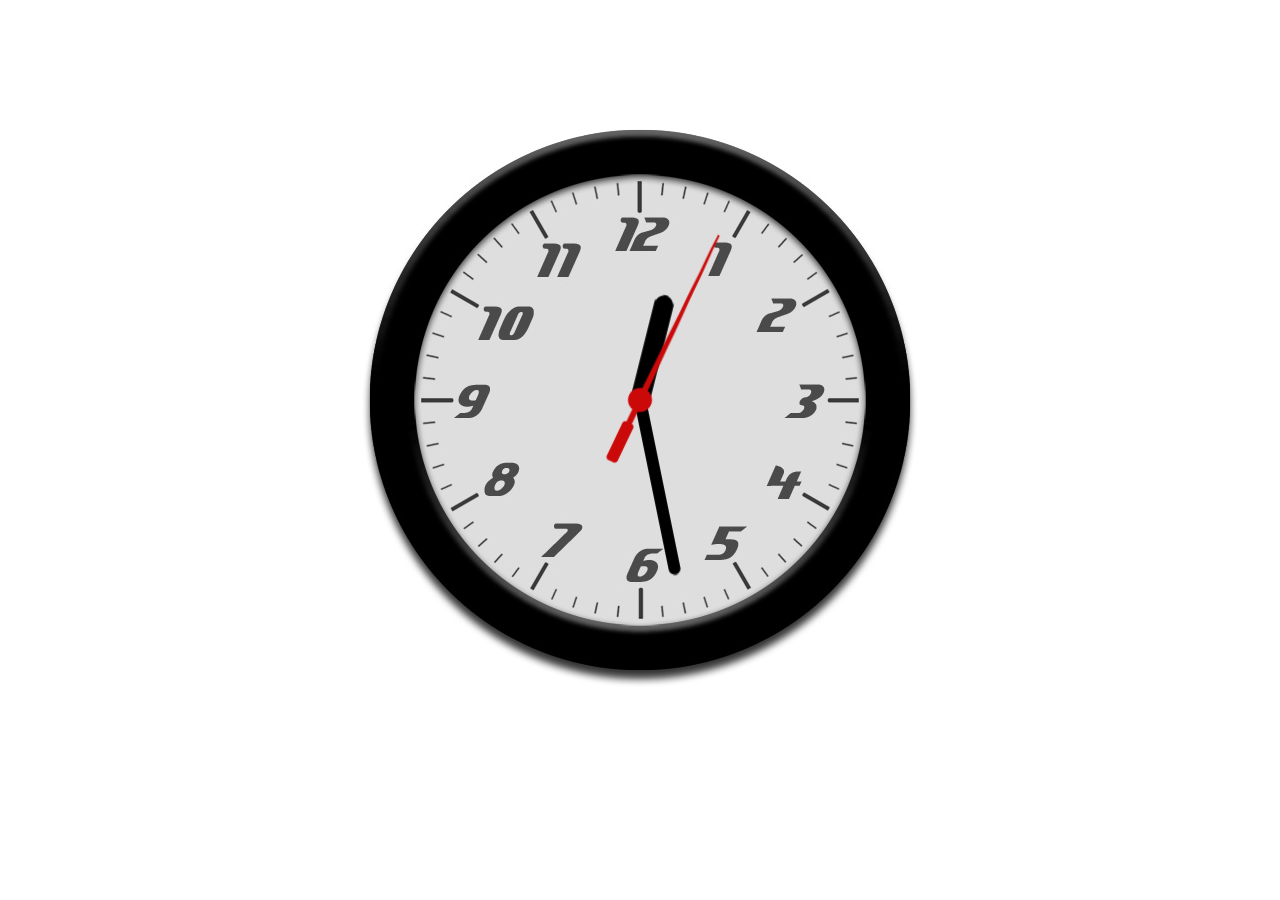
<file: myObject/个人简介/timer/shizhong.html>
<!DOCTYPE html>
<html lang="en">
<head>
    <meta charset="UTF-8">
    <title>时钟</title>
</head>
<style>
    .zhongpan{
        width: 600px;
        height: 600px;
        margin: 100px  auto;/*top100,左右居中*/
        background-color: red;
        background: url("image/clock.jpg") no-repeat  center;/*不重复*/
        position: relative;   /*相对定位*/
    }
    #h{ width: 600px;
        height: 600px;
        background: url("image/hour.png") no-repeat  center;
        position: absolute;  /*绝对定位*/
        left: 0;
        top: 0;
    }
    #m{width: 600px;
        height: 600px;
        background: url("image/minute.png") no-repeat  center;
        position: absolute;
        left: 0;
        top: 0;
    }
    #s{width: 600px;
        height: 600px;
        background: url("image/second.png") no-repeat  center;
        position: absolute;
        left: 0;
        top: 0;
    }
</style>
<body>
<div class="zhongpan">
    <div id="h"></div>
    <div id="m"></div>
    <div id="s"></div>
</div>
    <script>
        var hour = document.getElementById("h");
        var minute = document.getElementById("m");
        var second = document.getElementById("s");
        var ms = 0; h = 0; m = 0; s = 0;
        setInterval(function()
        {
            var date = new Date();
            ms = date.getMilliseconds();
            s = date.getSeconds() + ms / 1000;
            m = date.getMinutes() + s / 60;
            h = date.getHours() % 12 + m / 60;

            second.style.webkitTransform = "rotate(" + 6 * s + "deg)";
            minute.style.webkitTransform = "rotate(" + 6 * m + "deg)";
            hour.style.webkitTransform = "rotate(" + 30 * h + "deg)";
        },100);
    </script>
</body>
</html>
</file>
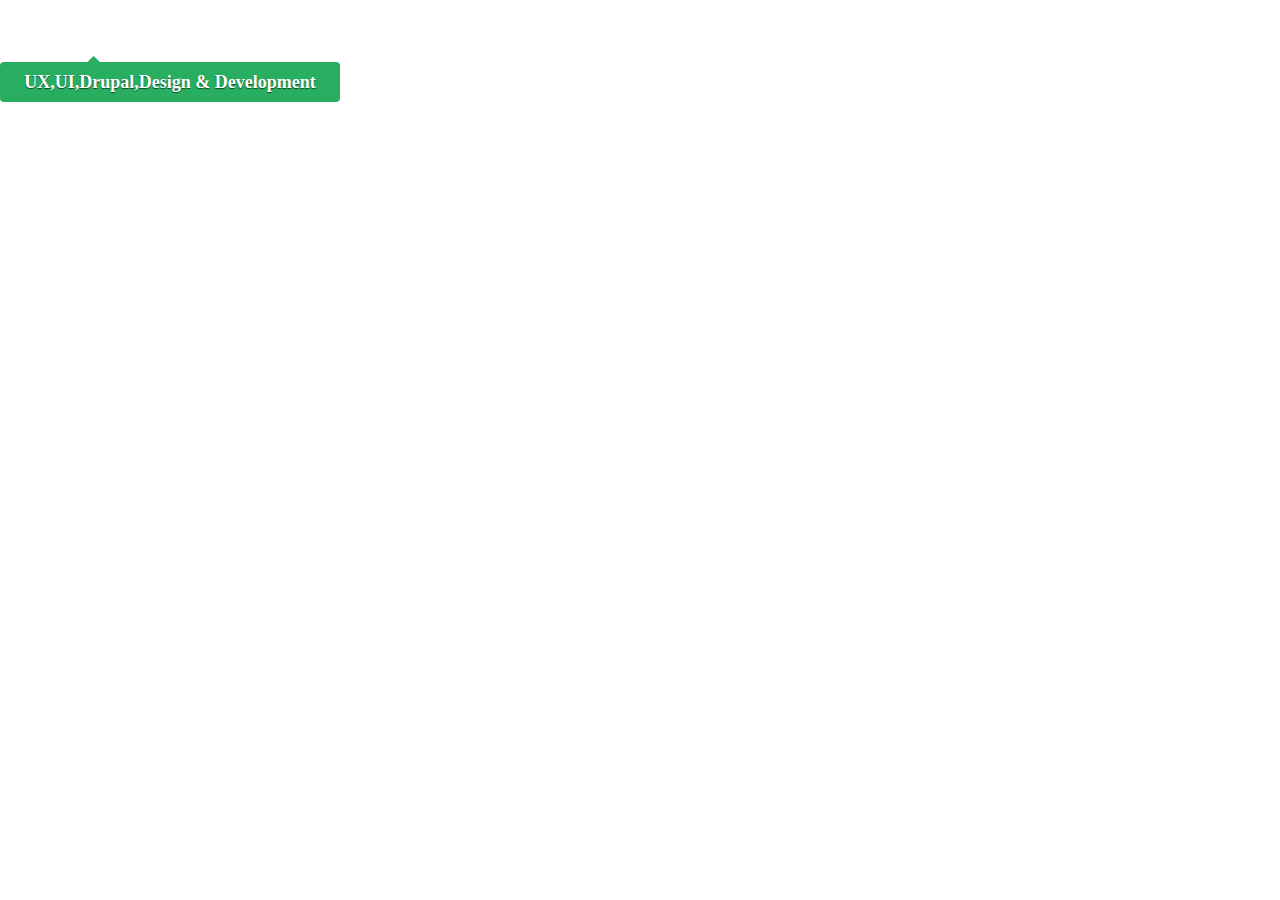
<file: myObject/个人简介/html5/images/边框小三角.html>
<!DOCTYPE html>
<html lang="en">
<head>
    <meta charset="UTF-8">
    <title></title>
    <style type="text/css">
        *{margin:0;padding:0;}
        .chara{
            position: absolute;
            top: 62px;
            left: 0;
            width: 340px;
            height: 40px;
            /*border: 1px solid #27ae60;*/
            border-radius: 4px;
            color: white;
            background-color: #27ae60;
            text-shadow: 0 1px 1px rgba(0,0,0,0.6);
            font-size: 18px;
            font-weight: 600;
            line-height: 40px;
            text-align: center;
        }
        .chara em{
            display:block;
            width:30px;
            height:16px;
            font-size:30px;
            overflow:hidden;
            position:relative;
            margin-left:78px;
            margin-top:-56px;
            color:#27ae60;
            font-style:normal;
        }
    </style>
</head>
<body>

<div class="chara">
    UX,UI,Drupal,Design & Development
    <em>&#9670;</em>
    <!--<span>&#9670;</span>-->
</div>

</body>
</html>
</file>
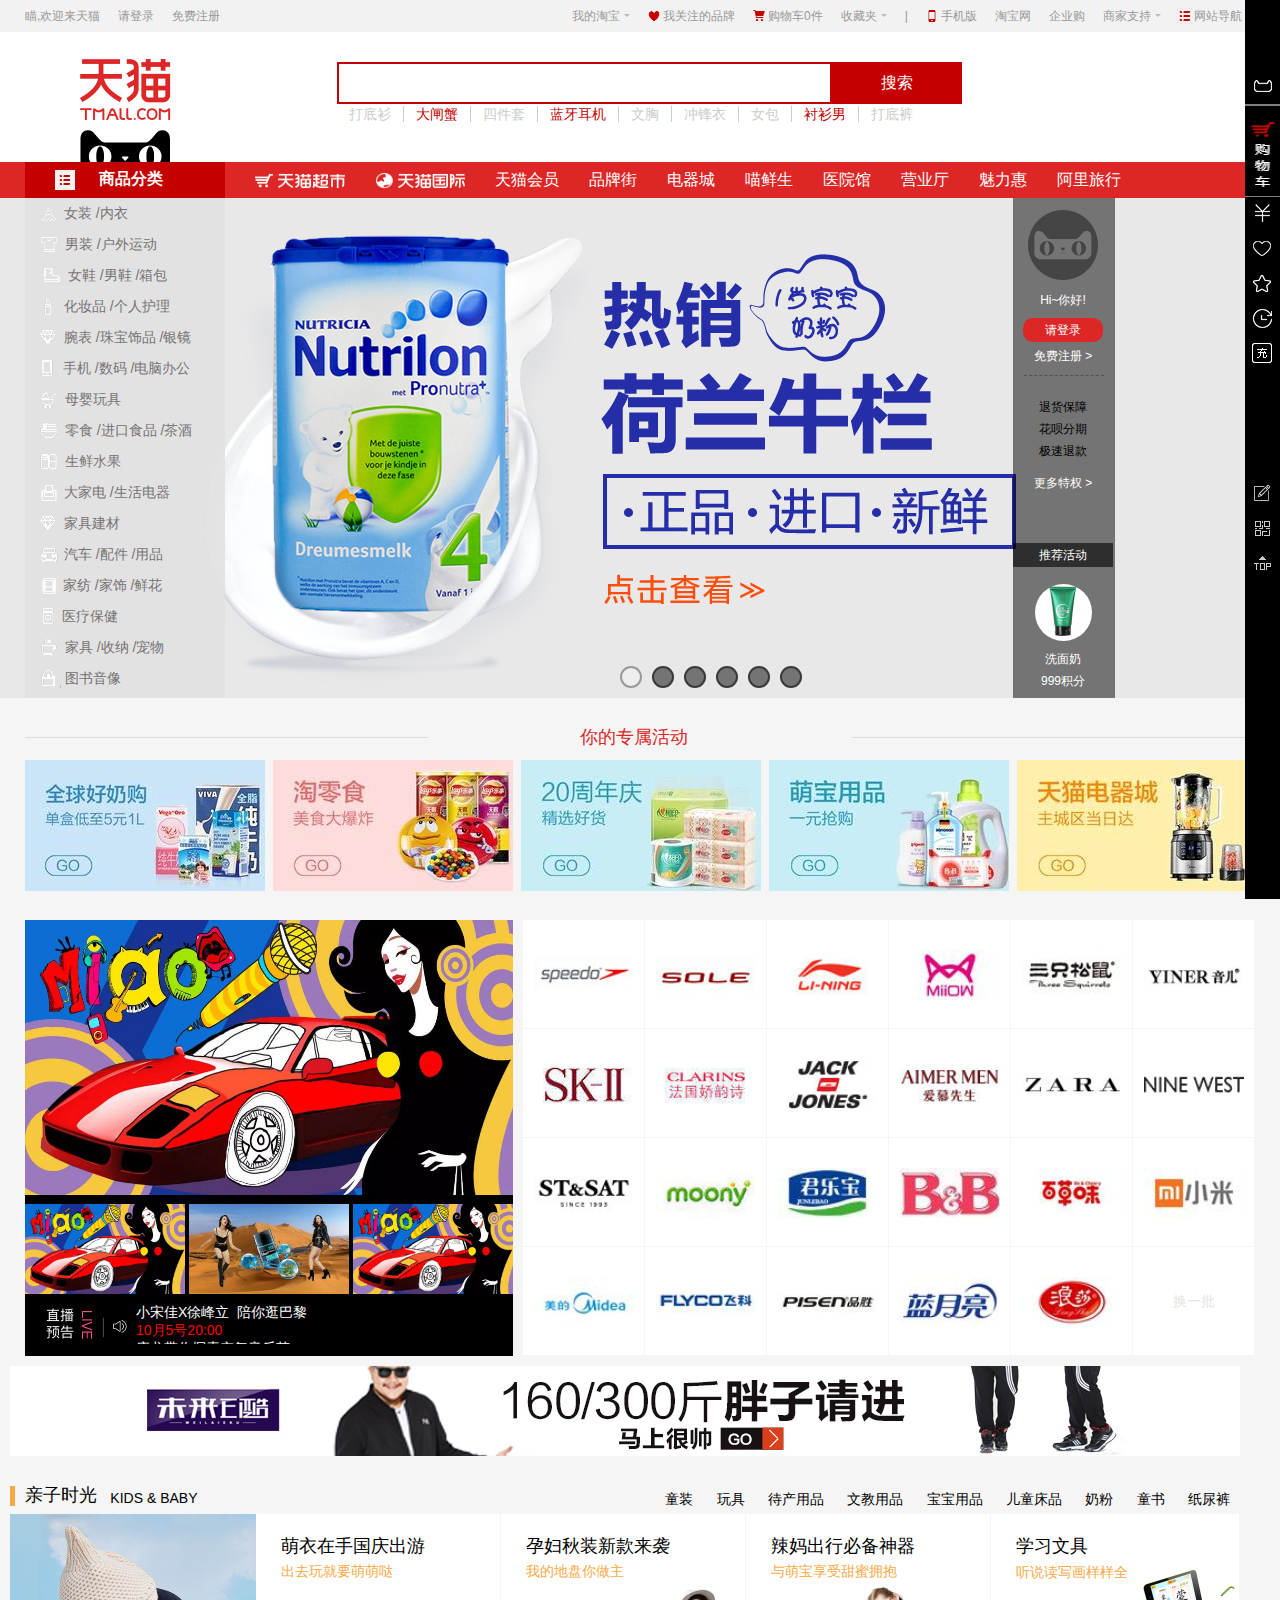
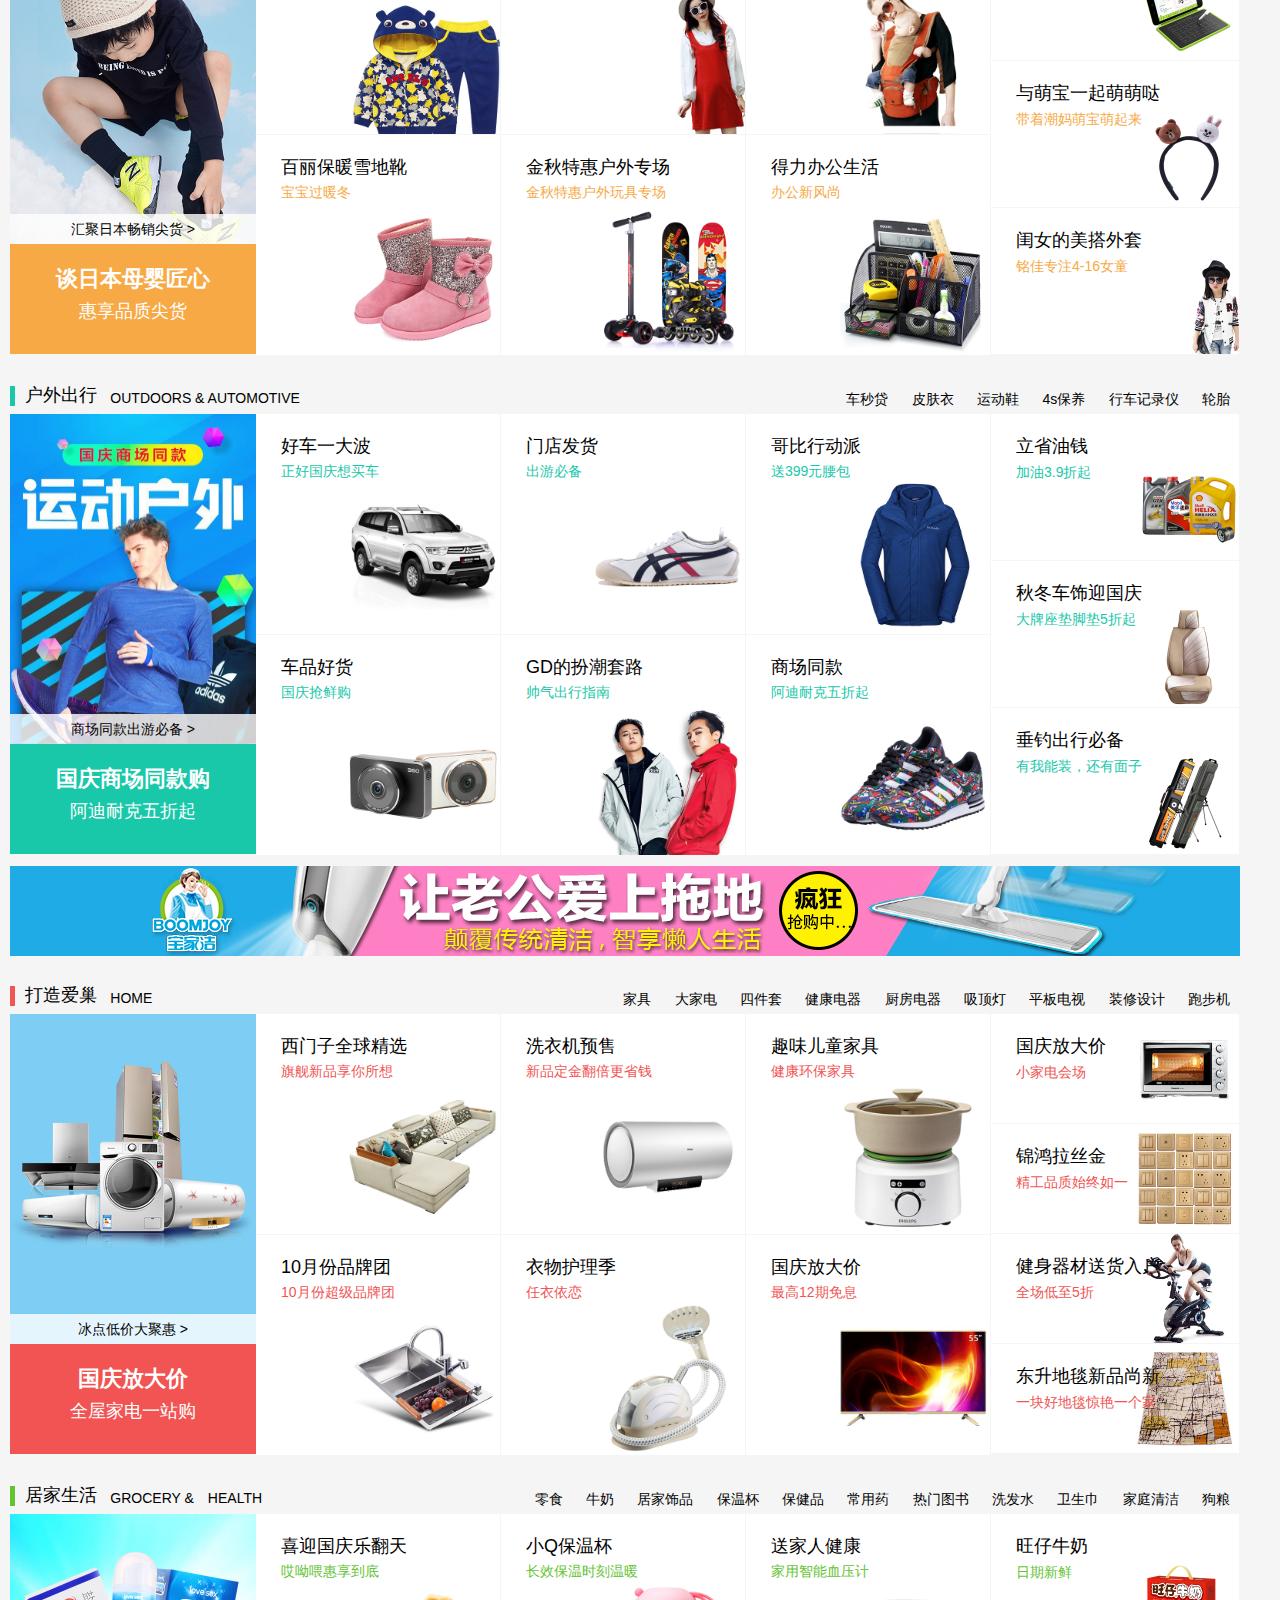
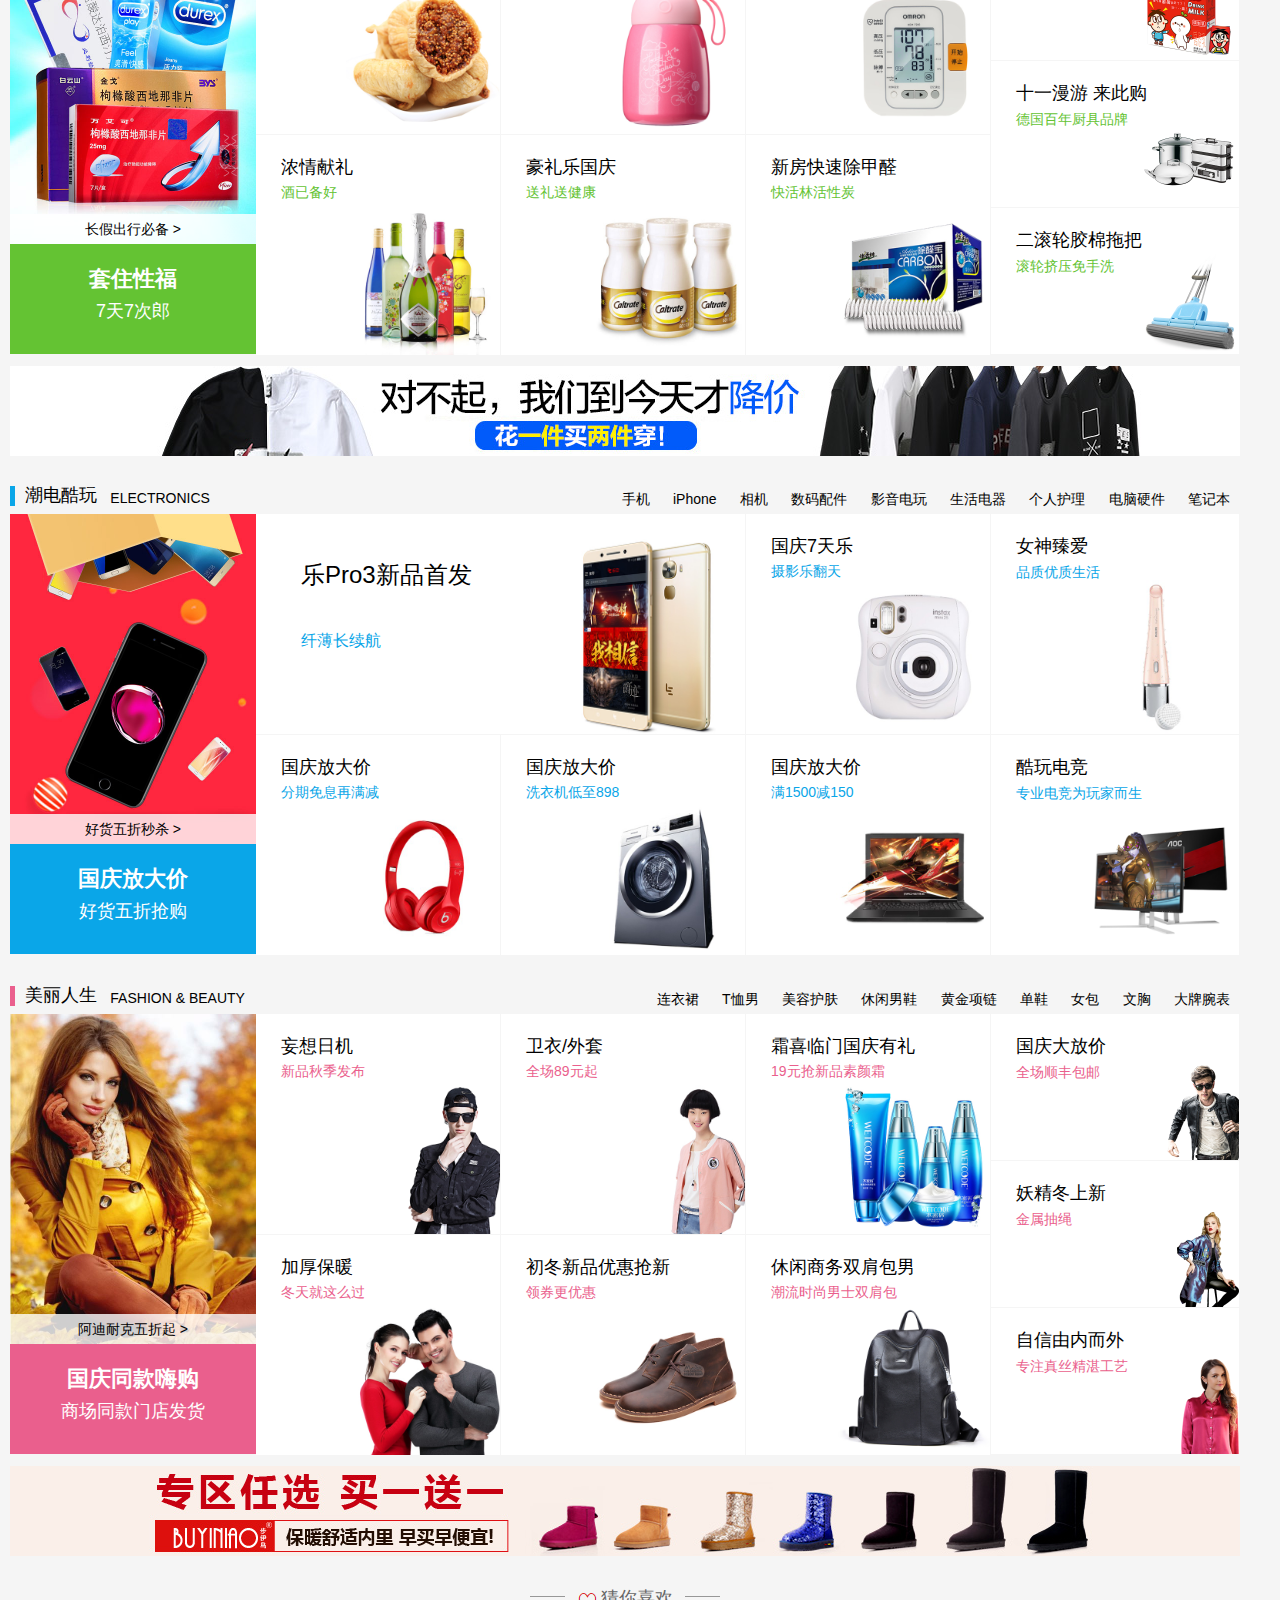
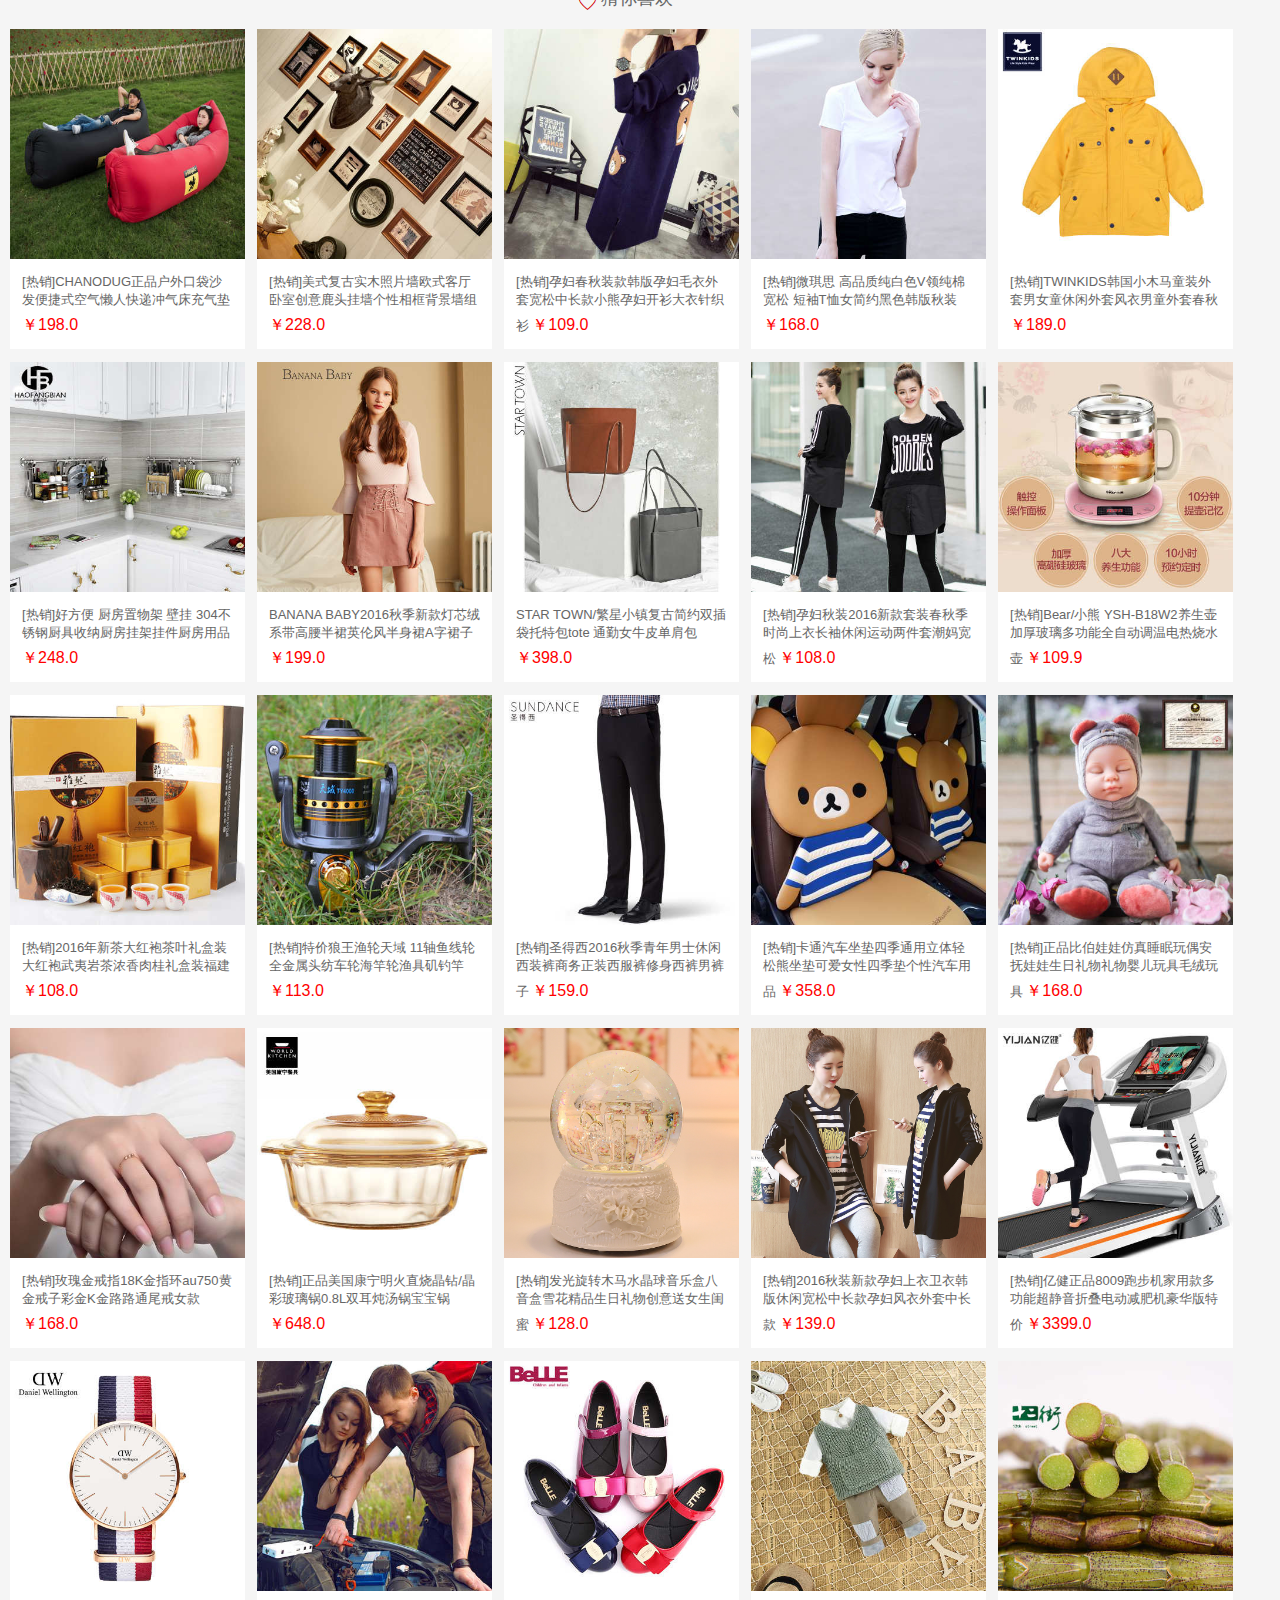
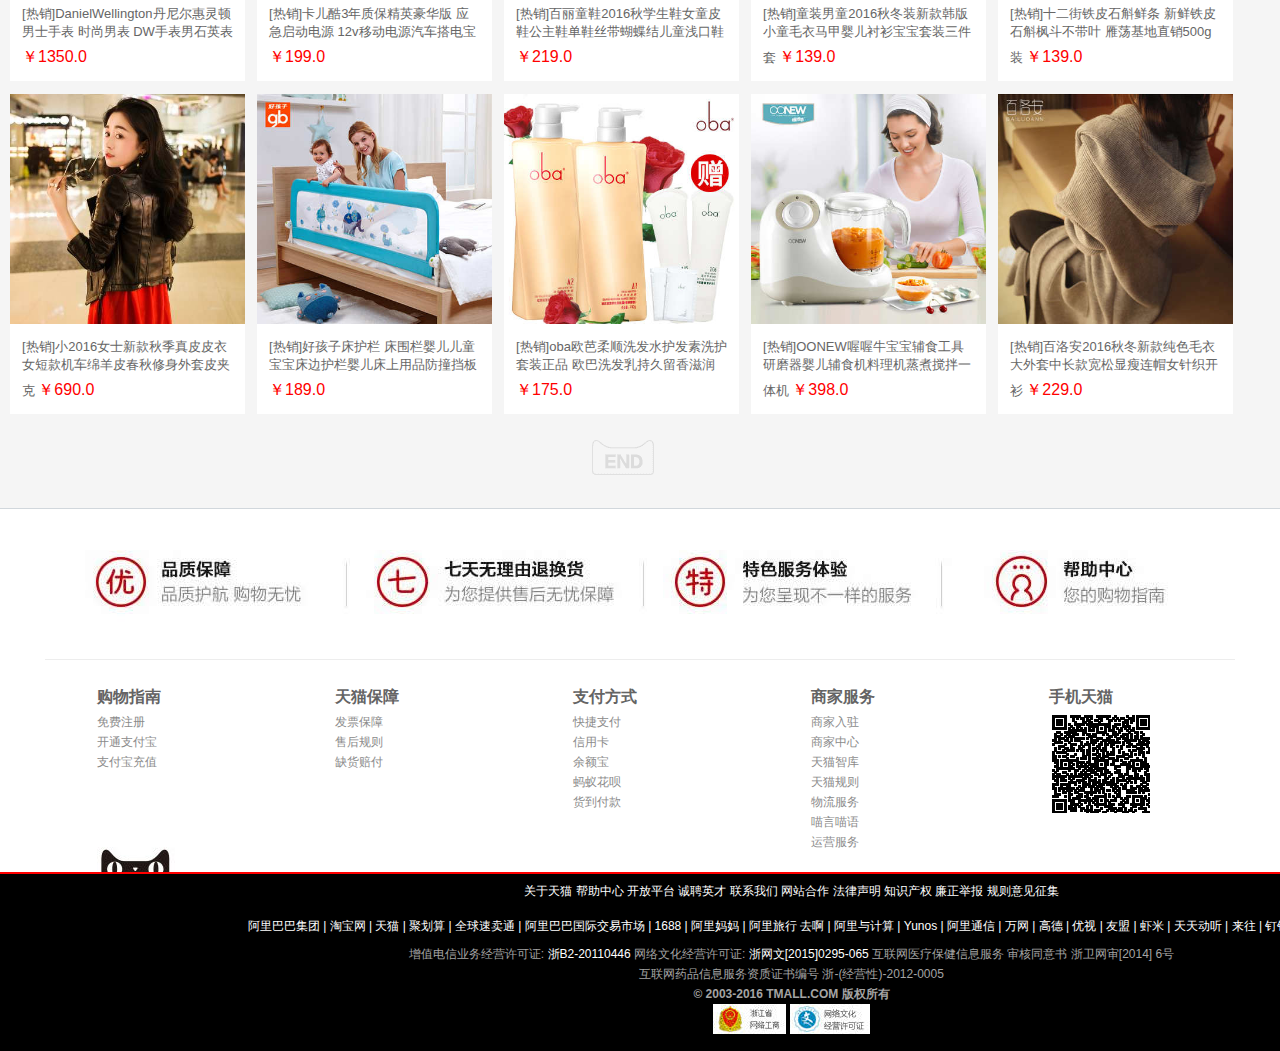
<file: myObject/个人简介/Tmall/object/tmall.html>
<!DOCTYPE html>
<html lang="en">
<head>
    <meta charset="UTF-8">
    <title>天猫</title>
    <link rel="shoutcut icon" href="images/favicon.ico"/>
    <link rel="stylesheet" href="css/index.css"/>
    <link rel="stylesheet" href="css/cssCommon.css"/>
    <link rel="stylesheet" href="css/cssReset.css"/>
    <link rel="stylesheet" href="css/cssSearch.css"/>
    <link rel="stylesheet" href="css/header1.css"/>
    <link rel="stylesheet" href="css/footer.css"/>
    <link rel="stylesheet" href="css/header.css"/>
    <link rel="stylesheet" href="css/cat.css"/>
    <script src="js/index.js"></script>

</head>
<body>
<!--头部-->
<header>

    <div class="w">
        <div class="nav">

            <ul class="left">
                <li>瞄,欢迎来天猫</li>
                <li><a href="登录页面.html">请登录</a></li>
                <li class="last"><a href="注册页面.html">免费注册</a></li>
            </ul>


            <ul class="right fr">

                <li id="mytaobao">
                    <a href="#">
                        <div class="icon-jt">我的淘宝</div>
                    </a>

                    <!--我的淘宝-->
                    <div class="Wdtb" id="box1">
                        <a href="#">已买到的宝贝</a>
                        <br/>
                        <a href="#">已卖出的宝贝</a>
                    </div>
                </li>
                <li>
                    <a href="#">
                        <div class="icon-aixin">我关注的品牌</div>
                    </a>
                </li>
                <li>
                    <a href="#">
                        <div class="icon-gwc">购物车0件</div>
                    </a>
                </li>
                <li id="favorite">
                    <a href="#">
                        <div class="icon-jt">收藏夹</div>
                    </a>

                    <div class="Scjia" id="box2">
                        <a href="#">收藏的宝贝</a>
                        <br/>
                        <a href="#">收藏的店铺</a>
                    </div>
                </li>
                <li>
                    <div> | </div>
                </li>
                <li id="code">
                    <a href="#">
                        <div class="icon-phone">手机版</div>
                    </a>

                    <div class="ewma" id="box3">
                        <img src="images/sjewma.jpg" alt=""/>
                    </div>
                </li>
                <li>
                    <a href="#">淘宝网</a>
                </li>
                <li>
                    <a href="#">企业购</a>
                </li>
                <li id="sel">
                    <a href="#">
                        <div class="icon-jt">商家支持</div>
                    </a>

                    <div class="seller" id="box4">
                        <dl class="first">
                            <dt>商家:</dt>
                            <dd><a href="#">商家中心</a></dd>
                            <dd><a href="#">商家入驻</a></dd>
                            <dd><a href="#">运营服务</a></dd>
                            <dd><a href="#">商家品控</a></dd>
                            <dd><a href="#">商家工具</a></dd>
                            <dd><a href="#">商家规则</a></dd>
                            <dd><a href="#">天猫智库</a></dd>
                            <dd><a href="#">喵言喵语</a></dd>
                        </dl>
                        <dl class="last">
                            <dt>帮助:</dt>
                            <dd><a href="#">帮助中心</a></dd>
                        </dl>
                    </div>
                </li>
                <li id="navi">
                    <a href="#">
                        <div class="icon-line">网站导航</div>
                    </a>

                    <div class="navigation" id="box5">
                        <!-- 1.-->
                        <div class="hot fl">
                            <h2>热点推荐 Hot</h2>
                            <ul>
                                <li>天猫阐释</li>
                                <li>喵生鲜</li>
                                <li class="img-n">科技新品</li>
                                <li class="img-h">女装新品</li>
                                <li>酷玩街</li>
                                <li class="img-h">内衣新品</li>
                                <li>试美妆</li>
                                <li>运动新品</li>
                                <li class="img-h">时尚先生</li>
                                <li>精明妈咪</li>
                                <li>吃乐会</li>
                                <li>企业采购</li>
                                <li>会员积分</li>
                                <li>天猫国际</li>
                            </ul>
                        </div>

                        <!-- 2.-->
                        <div class="market fl">
                            <h2>行业市场 Market</h2>
                            <ul>
                                <li>美妆</li>
                                <li>电器</li>
                                <li>女装</li>
                                <li>男装</li>
                                <li>女鞋</li>
                                <li>男鞋</li>
                                <li>内衣</li>
                                <li>箱包</li>
                                <li>运动</li>
                                <li>母婴</li>
                                <li>家装</li>
                                <li>医药</li>
                                <li>食品</li>
                                <li>配饰</li>
                                <li>汽车</li>
                            </ul>
                        </div>

                        <!-- 3.-->
                        <div class="brand fl">
                            <h2>品牌风尚 Brand</h2>
                            <ul>
                                <li>尚天猫</li>
                                <li>大牌街</li>
                                <li>潮牌街</li>
                                <li>天猫原创</li>
                                <li>什么牌子好</li>
                            </ul>
                        </div>

                        <!-- 4.-->
                        <div class="help fl">
                            <h2>服务指南 Help</h2>
                            <ul>
                                <li>帮助中心</li>
                                <li>品质保障</li>
                                <li>特色服务</li>
                                <li>7天退换货</li>
                            </ul>
                        </div>
                    </div>
                </li>

            </ul>

        </div>
    </div>
</header>




<!--头部结束-->
<div class="header">
    <div class="w">
        <div class="logo-con f_l">
            <div class="logo">
                <h1>
                    <a href="#" class="title">天猫</a>
                </h1>
            </div>
        </div>

        <div class="search f_l">
            <form action="">
                <input type="text" class="input-text f_l"/>
                <input type="submit" class="input-submit f_l" value="搜索"/>
            </form>

            <ul  class="list">
                <li><a href="#">打底衫</a></li>
                <li><a href="#" class="active">大闸蟹</a></li>
                <li><a href="#">四件套</a></li>
                <li><a href="#" class="active">蓝牙耳机</a></li>
                <li><a href="#">文胸</a></li>
                <li><a href="#">冲锋衣</a></li>
                <li><a href="#">女包</a></li>
                <li><a href="#" class="active">衬衫男</a></li>
                <li><a href="#">打底裤</a></li>
            </ul>
        </div>
    </div>
</div>
<!-- 头部结束-->

<div class="content">

    <div class="main-nav">
        <div class="w">
            <div class="produces f_l">
                <img src="images/icon/wangzhandaohang.png" alt=""/>
                商品分类
            </div>
            <div class="minor-nav f_l">
                <ul id="list1">
                    <li>
                        <a href="#"><img src="images/mallStop.png" alt=""/></a>
                        <div class="pic-hover"></div>
                    </li>
                    <li>
                        <a href="#"><img src="images/mallNational.png" alt=""/></a>
                        <div class="pic-hover"></div>
                    </li>
                    <li>
                        <a href="#">天猫会员</a>
                        <div class="pic-hover"></div>
                    </li>
                    <li>
                        <a href="#">品牌街</a>
                        <div class="pic-hover"></div>
                    </li>
                    <li>
                        <a href="#">电器城</a>
                        <div class="pic-hover"></div>
                    </li>
                    <li>
                        <a href="#">喵鲜生</a>
                        <div class="pic-hover"></div>
                    </li>
                    <li>
                        <a href="#">医院馆</a>
                        <div class="pic-hover"></div>
                    </li>
                    <li>
                        <a href="#">营业厅</a>
                        <div class="pic-hover"></div>
                    </li>
                    <li><a href="#">魅力惠</a>
                        <div class="pic-hover"></div>
                    </li>
                    <li>
                        <a href="#">阿里旅行</a>
                        <div class="pic-hover"></div>
                    </li>
                </ul>
            </div>
        </div>
    </div>


    <div class="category">
        <div class="w">
<!--加一个盒子，是为了加定位，方便后面-->
            <div class="proWrap">
                <!-- 商品分类开始-->
                <div class="produce-list f_l">
                    <ul id="produceList ">
                        <li class="produce-li">
                            <img src="images/icon/daohang2.png" alt=""/>
                            <a href="#">女装</a> /<a href="#">内衣</a>

                        </li>
                        <li class="produce-li"><img src="images/icon/daohang3.png" alt=""/> <a href="#">男装</a> /<a href="#">户外运动</a></li>
                        <li class="produce-li"><img src="images/icon/daohang4.png" alt=""/> <a href="#">女鞋</a> /<a href="#">男鞋</a> /<a href="#">箱包</a></li>
                        <li class="produce-li"><img src="images/icon/daohang5.png" alt=""/> <a href="#">化妆品</a> /<a href="#">个人护理</a></li>
                        <li class="produce-li"><img src="images/icon/daohang11.png" alt=""/> <a href="#">腕表</a> /<a href="#">珠宝饰品</a> /<a href="#">银镜</a></li>
                        <li class="produce-li"><img src="images/icon/daohang6.png" alt=""/> <a href="#">手机</a> /<a href="#">数码</a> /<a href="#">电脑办公</a></li>
                        <li class="produce-li"><img src="images/icon/daohang7.png" alt=""/> <a href="#">母婴玩具</a></li>
                        <li class="produce-li"><img src="images/icon/daohang8.png" alt=""/> <a href="#">零食</a> /<a href="#">进口食品</a> /<a href="#">茶酒</a></li>
                        <li class="produce-li"><img src="images/icon/daohang9.png" alt=""/> <a href="#">生鲜水果</a></li>
                        <li class="produce-li"><img src="images/icon/daohang10.png" alt=""/> <a href="#">大家电</a> /<a href="#">生活电器</a></li>
                        <li class="produce-li"><img src="images/icon/daohang11.png" alt=""/> <a href="#">家具建材</a></li>
                        <li class="produce-li"><img src="images/icon/daohang12.png" alt=""/> <a href="#">汽车</a> /<a href="#">配件</a> /<a href="#">用品</a></li>
                        <li class="produce-li"><img src="images/icon/daohang13.png" alt=""/> <a href="#">家纺</a> /<a href="#">家饰</a> /<a href="#">鲜花</a></li>
                        <li class="produce-li"><img src="images/icon/daohang14.png" alt=""/> <a href="#">医疗保健</a></li>
                        <li class="produce-li"><img src="images/icon/daohang15.png" alt=""/> <a href="#">家具</a> /<a href="#">收纳</a> /<a href="#">宠物</a></li>
                        <li class="produce-li"><img src="images/icon/daohang16.png" alt=""/> <a href="#">图书音像</a></li>
                    </ul>

                </div>

                <div class="produce-menu">
                    <div class="proMenu-con">
                        <div class="pro-title f_l">
                            当季流行>
                        </div>
                        <div class="pro-con f_l">
                            <ul>
                                <li class="pro-con-list"><a href="#">秋季新品</a></li>
                                <li class="pro-con-list"><a href="#">金秋连衣裙</a></li>
                                <li class="pro-con-list"><a href="#">女装商场同款</a></li>
                                <li class="pro-con-list"><a href="#">印花衬衣</a></li>
                                <li class="pro-con-list"><a href="#">风衣</a></li>
                                <li class="pro-con-list"><a href="#">早秋休闲裤</a></li>
                                <li class="pro-con-list"><a href="#">气质套装</a></li>
                                <li class="pro-con-list"><a href="#">内衣新品</a></li>
                                <li class="pro-con-list"><a href="#">内衣商场同款</a></li>
                                <li class="pro-con-list"><a href="#">聚拢内衣</a></li>
                                <li class="pro-con-list"><a href="#">睡衣套装</a></li>
                                <li class="pro-con-list"><a href="#">情侣家居服</a></li>
                            </ul>
                        </div>

                        <div class="pro-title f_l">
                            精选上装>
                        </div>
                        <div class="pro-con f_l">
                            <ul>
                                <li class="pro-con-list"><a href="#">针织衫</a></li>
                                <li class="pro-con-list"><a href="#">短外套</a></li>
                                <li class="pro-con-list"><a href="#">风衣</a></li>
                                <li class="pro-con-list"><a href="#">小西装</a></li>
                                <li class="pro-con-list"><a href="#">卫衣</a></li>
                                <li class="pro-con-list"><a href="#">毛呢外套</a></li>
                                <li class="pro-con-list"><a href="#">衬衫</a></li>
                                <li class="pro-con-list"><a href="#">T恤</a></li>
                            </ul>
                        </div>

                        <div class="pro-title f_l">
                            浪漫裙装>
                        </div>
                        <div class="pro-con f_l">
                            <ul>
                                <li class="pro-con-list"><a href="#">连衣裙</a></li>
                                <li class="pro-con-list"><a href="#">蕾丝连衣裙</a></li>
                                <li class="pro-con-list"><a href="#">印花连衣裙</a></li>
                                <li class="pro-con-list"><a href="#">真丝连衣裙</a></li>
                                <li class="pro-con-list"><a href="#">半身裙</a></li>
                                <li class="pro-con-list"><a href="#">百褶裙</a></li>
                                <li class="pro-con-list"><a href="#">牛仔裙</a></li>
                                <li class="pro-con-list"><a href="#">背心裙</a></li>
                                <li class="pro-con-list"><a href="#">a字裙</a></li>
                                <li class="pro-con-list"><a href="#">棉麻连衣裙</a></li>
                                <li class="pro-con-list"><a href="#">蕾丝半身裙</a></li>
                                <li class="pro-con-list"><a href="#">包臀裙</a></li>
                                <li class="pro-con-list"><a href="#">长袖连衣裙</a></li>
                            </ul>
                        </div>

                        <div class="pro-title f_l">
                            女士下装>
                        </div>
                        <div class="pro-con f_l">
                            <ul>
                                <li class="pro-con-list"><a href="#">牛仔裤</a></li>
                                <li class="pro-con-list"><a href="#">休闲裤</a></li>
                                <li class="pro-con-list"><a href="#">哈伦裤</a></li>
                                <li class="pro-con-list"><a href="#">背带裤</a></li>
                                <li class="pro-con-list"><a href="#">小脚裤</a></li>
                                <li class="pro-con-list"><a href="#">西装裤</a></li>
                                <li class="pro-con-list"><a href="#">打底裤</a></li>
                                <li class="pro-con-list"><a href="#">阔腿裤</a></li>
                                <li class="pro-con-list"><a href="#">短裤</a></li>
                            </ul>
                        </div>

                        <div class="pro-title f_l">
                            特色女装>
                        </div>
                        <div class="pro-con f_l">
                            <ul>
                                <li class="pro-con-list"><a href="#">时尚气质套装</a></li>
                                <li class="pro-con-list"><a href="#">休闲运动套装</a></li>
                                <li class="pro-con-list"><a href="#">精选妈妈装</a></li>
                                <li class="pro-con-list"><a href="#">大码女装</a></li>
                                <li class="pro-con-list"><a href="#">职业套装</a></li>
                                <li class="pro-con-list"><a href="#">优雅旗袍</a></li>
                                <li class="pro-con-list"><a href="#">精致礼服</a></li>
                                <li class="pro-con-list"><a href="#">婚纱</a></li>
                                <li class="pro-con-list"><a href="#">唐装</a></li>
                                <li class="pro-con-list"><a href="#">小码女装</a></li>
                            </ul>
                        </div>

                        <div class="pro-title f_l">
                            文胸塑身>
                        </div>
                        <div class="pro-con f_l">
                            <ul>
                                <li class="pro-con-list"><a href="#">聚拢文胸</a></li>
                                <li class="pro-con-list"><a href="#">运动文胸</a></li>
                                <li class="pro-con-list"><a href="#">性感蕾丝</a></li>
                                <li class="pro-con-list"><a href="#">无钢圈</a></li>
                                <li class="pro-con-list"><a href="#">塑身上衣</a></li>
                                <li class="pro-con-list"><a href="#">塑身连体衣</a></li>
                            </ul>
                        </div>

                        <div class="pro-title f_l">
                            居家服>
                        </div>
                        <div class="pro-con f_l">
                            <ul>
                                <li class="pro-con-list"><a href="#">睡衣</a></li>
                                <li class="pro-con-list"><a href="#">少女家居服</a></li>
                                <li class="pro-con-list"><a href="#">睡袍</a></li>
                                <li class="pro-con-list"><a href="#">居家套装</a></li>
                                <li class="pro-con-list"><a href="#">全棉睡衣</a></li>
                                <li class="pro-con-list"><a href="#">情侣家居服</a></li>
                                <li class="pro-con-list"><a href="#">真丝家居服</a></li>
                            </ul>
                        </div>

                        <div class="pro-title f_l">
                            内裤背心>
                        </div>
                        <div class="pro-con f_l">
                            <ul>
                                <li class="pro-con-list"><a href="#">男式内裤</a></li>
                                <li class="pro-con-list"><a href="#">女士内裤</a></li>
                                <li class="pro-con-list"><a href="#">莫代尔内裤</a></li>
                                <li class="pro-con-list"><a href="#">无痕短裤</a></li>
                                <li class="pro-con-list"><a href="#">蕾丝内裤</a></li>
                                <li class="pro-con-list"><a href="#">吊带背心</a></li>
                                <li class="pro-con-list"><a href="#">男士吊带</a></li>
                            </ul>
                        </div>

                        <div class="pro-title f_l">
                            袜类>
                        </div>
                        <div class="pro-con f_l">
                            <ul>
                                <li class="pro-con-list"><a href="#">棉袜</a></li>
                                <li class="pro-con-list"><a href="#">男士短袜</a></li>
                                <li class="pro-con-list"><a href="#">日式袜子</a></li>
                                <li class="pro-con-list"><a href="#">隐形船袜</a></li>
                                <li class="pro-con-list"><a href="#">连裤袜</a></li>
                                <li class="pro-con-list"><a href="#">廋身袜</a></li>
                            </ul>
                        </div>
                    </div>
                </div>
                <div class="produce-menu">
                    <div class="proMenu-con">
                        <div class="pro-title f_l">
                            当季流行>
                        </div>
                        <div class="pro-con f_l">
                            <ul>
                                <li class="pro-con-list"><a href="#">秋季新品</a></li>
                                <li class="pro-con-list"><a href="#">金秋连衣裙</a></li>
                                <li class="pro-con-list"><a href="#">女装商场同款</a></li>
                                <li class="pro-con-list"><a href="#">印花衬衣</a></li>
                                <li class="pro-con-list"><a href="#">风衣</a></li>
                                <li class="pro-con-list"><a href="#">早秋休闲裤</a></li>
                                <li class="pro-con-list"><a href="#">气质套装</a></li>
                                <li class="pro-con-list"><a href="#">内衣新品</a></li>
                                <li class="pro-con-list"><a href="#">内衣商场同款</a></li>
                                <li class="pro-con-list"><a href="#">聚拢内衣</a></li>
                                <li class="pro-con-list"><a href="#">睡衣套装</a></li>
                                <li class="pro-con-list"><a href="#">情侣家居服</a></li>
                            </ul>
                        </div>

                        <div class="pro-title f_l">
                            精选上装>
                        </div>
                        <div class="pro-con f_l">
                            <ul>
                                <li class="pro-con-list"><a href="#">针织衫</a></li>
                                <li class="pro-con-list"><a href="#">短外套</a></li>
                                <li class="pro-con-list"><a href="#">风衣</a></li>
                                <li class="pro-con-list"><a href="#">小西装</a></li>
                                <li class="pro-con-list"><a href="#">卫衣</a></li>
                                <li class="pro-con-list"><a href="#">毛呢外套</a></li>
                                <li class="pro-con-list"><a href="#">衬衫</a></li>
                                <li class="pro-con-list"><a href="#">T恤</a></li>
                            </ul>
                        </div>

                        <div class="pro-title f_l">
                            浪漫裙装>
                        </div>
                        <div class="pro-con f_l">
                            <ul>
                                <li class="pro-con-list"><a href="#">连衣裙</a></li>
                                <li class="pro-con-list"><a href="#">蕾丝连衣裙</a></li>
                                <li class="pro-con-list"><a href="#">印花连衣裙</a></li>
                                <li class="pro-con-list"><a href="#">真丝连衣裙</a></li>
                                <li class="pro-con-list"><a href="#">半身裙</a></li>
                                <li class="pro-con-list"><a href="#">百褶裙</a></li>
                                <li class="pro-con-list"><a href="#">牛仔裙</a></li>
                                <li class="pro-con-list"><a href="#">背心裙</a></li>
                                <li class="pro-con-list"><a href="#">a字裙</a></li>
                                <li class="pro-con-list"><a href="#">棉麻连衣裙</a></li>
                                <li class="pro-con-list"><a href="#">蕾丝半身裙</a></li>
                                <li class="pro-con-list"><a href="#">包臀裙</a></li>
                                <li class="pro-con-list"><a href="#">长袖连衣裙</a></li>
                            </ul>
                        </div>

                        <div class="pro-title f_l">
                            女士下装>
                        </div>
                        <div class="pro-con f_l">
                            <ul>
                                <li class="pro-con-list"><a href="#">牛仔裤</a></li>
                                <li class="pro-con-list"><a href="#">休闲裤</a></li>
                                <li class="pro-con-list"><a href="#">哈伦裤</a></li>
                                <li class="pro-con-list"><a href="#">背带裤</a></li>
                                <li class="pro-con-list"><a href="#">小脚裤</a></li>
                                <li class="pro-con-list"><a href="#">西装裤</a></li>
                                <li class="pro-con-list"><a href="#">打底裤</a></li>
                                <li class="pro-con-list"><a href="#">阔腿裤</a></li>
                                <li class="pro-con-list"><a href="#">短裤</a></li>
                            </ul>
                        </div>

                        <div class="pro-title f_l">
                            特色女装>
                        </div>
                        <div class="pro-con f_l">
                            <ul>
                                <li class="pro-con-list"><a href="#">时尚气质套装</a></li>
                                <li class="pro-con-list"><a href="#">休闲运动套装</a></li>
                                <li class="pro-con-list"><a href="#">精选妈妈装</a></li>
                                <li class="pro-con-list"><a href="#">大码女装</a></li>
                                <li class="pro-con-list"><a href="#">职业套装</a></li>
                                <li class="pro-con-list"><a href="#">优雅旗袍</a></li>
                                <li class="pro-con-list"><a href="#">精致礼服</a></li>
                                <li class="pro-con-list"><a href="#">婚纱</a></li>
                                <li class="pro-con-list"><a href="#">唐装</a></li>
                                <li class="pro-con-list"><a href="#">小码女装</a></li>
                            </ul>
                        </div>

                        <div class="pro-title f_l">
                            文胸塑身>
                        </div>
                        <div class="pro-con f_l">
                            <ul>
                                <li class="pro-con-list"><a href="#">聚拢文胸</a></li>
                                <li class="pro-con-list"><a href="#">运动文胸</a></li>
                                <li class="pro-con-list"><a href="#">性感蕾丝</a></li>
                                <li class="pro-con-list"><a href="#">无钢圈</a></li>
                                <li class="pro-con-list"><a href="#">塑身上衣</a></li>
                                <li class="pro-con-list"><a href="#">塑身连体衣</a></li>
                            </ul>
                        </div>

                        <div class="pro-title f_l">
                            居家服>
                        </div>
                        <div class="pro-con f_l">
                            <ul>
                                <li class="pro-con-list"><a href="#">睡衣</a></li>
                                <li class="pro-con-list"><a href="#">少女家居服</a></li>
                                <li class="pro-con-list"><a href="#">睡袍</a></li>
                                <li class="pro-con-list"><a href="#">居家套装</a></li>
                                <li class="pro-con-list"><a href="#">全棉睡衣</a></li>
                                <li class="pro-con-list"><a href="#">情侣家居服</a></li>
                                <li class="pro-con-list"><a href="#">真丝家居服</a></li>
                            </ul>
                        </div>

                        <div class="pro-title f_l">
                            内裤背心>
                        </div>
                        <div class="pro-con f_l">
                            <ul>
                                <li class="pro-con-list"><a href="#">男式内裤</a></li>
                                <li class="pro-con-list"><a href="#">女士内裤</a></li>
                                <li class="pro-con-list"><a href="#">莫代尔内裤</a></li>
                                <li class="pro-con-list"><a href="#">无痕短裤</a></li>
                                <li class="pro-con-list"><a href="#">蕾丝内裤</a></li>
                                <li class="pro-con-list"><a href="#">吊带背心</a></li>
                                <li class="pro-con-list"><a href="#">男士吊带</a></li>
                            </ul>
                        </div>

                        <div class="pro-title f_l">
                            袜类>
                        </div>
                        <div class="pro-con f_l">
                            <ul>
                                <li class="pro-con-list"><a href="#">棉袜</a></li>
                                <li class="pro-con-list"><a href="#">男士短袜</a></li>
                                <li class="pro-con-list"><a href="#">日式袜子</a></li>
                                <li class="pro-con-list"><a href="#">隐形船袜</a></li>
                                <li class="pro-con-list"><a href="#">连裤袜</a></li>
                                <li class="pro-con-list"><a href="#">廋身袜</a></li>
                            </ul>
                        </div>
                    </div>
                </div>
                <div class="produce-menu">
                    <div class="proMenu-con">
                        <div class="pro-title f_l">
                            时装女靴>
                        </div>
                        <div class="pro-con f_l">
                            <ul>
                                <li class="pro-con-list"><a href="#">短靴</a></li>
                                <li class="pro-con-list"><a href="#">马丁靴</a></li>
                                <li class="pro-con-list"><a href="#">雪地靴</a></li>
                                <li class="pro-con-list"><a href="#">中筒靴</a></li>
                                <li class="pro-con-list"><a href="#">长靴</a></li>
                                <li class="pro-con-list"><a href="#">过膝靴</a></li>
                                <li class="pro-con-list"><a href="#">流苏靴</a></li>
                                <li class="pro-con-list"><a href="#">时装靴</a></li>
                                <li class="pro-con-list"><a href="#">棉/毛靴</a></li>
                            </ul>
                        </div>

                        <div class="pro-title f_l">
                            潮流男鞋>
                        </div>
                        <div class="pro-con f_l">
                            <ul>
                                <li class="pro-con-list"><a href="#">商场同款</a></li>
                                <li class="pro-con-list"><a href="#">休闲鞋</a></li>
                                <li class="pro-con-list"><a href="#">正装皮鞋</a></li>
                                <li class="pro-con-list"><a href="#">休闲皮鞋</a></li>
                                <li class="pro-con-list"><a href="#">户外休闲</a></li>
                                <li class="pro-con-list"><a href="#">帆布鞋</a></li>
                                <li class="pro-con-list"><a href="#">运动休闲</a></li>
                                <li class="pro-con-list"><a href="#">高帮鞋</a></li>
                                <li class="pro-con-list"><a href="#">靴子</a></li>
                                <li class="pro-con-list"><a href="#">板鞋</a></li>
                                <li class="pro-con-list"><a href="#">乐福鞋</a></li>
                                <li class="pro-con-list"><a href="#">豆豆鞋</a></li>
                                <li class="pro-con-list"><a href="#">布洛克</a></li>
                                <li class="pro-con-list"><a href="#">帆船鞋</a></li>
                                <li class="pro-con-list"><a href="#">布鞋</a></li>
                            </ul>
                        </div>

                        <div class="pro-title f_l">
                            女 单 鞋>
                        </div>
                        <div class="pro-con f_l">
                            <ul>
                                <li class="pro-con-list"><a href="#">单鞋</a></li>
                                <li class="pro-con-list"><a href="#">小白鞋</a></li>
                                <li class="pro-con-list"><a href="#">商场同款</a></li>
                                <li class="pro-con-list"><a href="#">帆布鞋</a></li>
                                <li class="pro-con-list"><a href="#">深口单鞋</a></li>
                                <li class="pro-con-list"><a href="#">浅口单鞋</a></li>
                                <li class="pro-con-list"><a href="#">平底单鞋</a></li>
                                <li class="pro-con-list"><a href="#">高跟单鞋</a></li>
                                <li class="pro-con-list"><a href="#">坡跟单鞋</a></li>
                                <li class="pro-con-list"><a href="#">豆豆鞋</a></li>
                                <li class="pro-con-list"><a href="#">乐福鞋</a></li>
                                <li class="pro-con-list"><a href="#">牛津鞋</a></li>
                            </ul>
                        </div>

                        <div class="pro-title f_l">
                            特 色 鞋>
                        </div>
                        <div class="pro-con f_l">
                            <ul>
                                <li class="pro-con-list"><a href="#">妈妈鞋</a></li>
                                <li class="pro-con-list"><a href="#">大码女鞋</a></li>
                                <li class="pro-con-list"><a href="#">女内增高</a></li>
                                <li class="pro-con-list"><a href="#">男内增高</a></li>
                                <li class="pro-con-list"><a href="#">轻吹风</a></li>
                                <li class="pro-con-list"><a href="#">爸爸鞋</a></li>
                                <li class="pro-con-list"><a href="#">大码男鞋</a></li>
                                <li class="pro-con-list"><a href="#">小码男鞋</a></li>
                            </ul>
                        </div>

                        <div class="pro-title f_l">
                            精品男包>
                        </div>
                        <div class="pro-con f_l">
                            <ul>
                                <li class="pro-con-list"><a href="#">男士钱包</a></li>
                                <li class="pro-con-list"><a href="#">收纳包</a></li>
                                <li class="pro-con-list"><a href="#">胸包</a></li>
                                <li class="pro-con-list"><a href="#">腰包</a></li>
                                <li class="pro-con-list"><a href="#">手拿包</a></li>
                                <li class="pro-con-list"><a href="#">手提包</a></li>
                                <li class="pro-con-list"><a href="#">斜挎包</a></li>
                                <li class="pro-con-list"><a href="#">单肩包</a></li>
                                <li class="pro-con-list"><a href="#">商场同款</a></li>
                                <li class="pro-con-list"><a href="#">新品推荐</a></li>
                            </ul>
                        </div>

                        <div class="pro-title f_l">
                            功能箱包>
                        </div>
                        <div class="pro-con f_l">
                            <ul>
                                <li class="pro-con-list"><a href="#">旅行箱</a></li>
                                <li class="pro-con-list"><a href="#">万向轮箱</a></li>
                                <li class="pro-con-list"><a href="#">旅行袋</a></li>
                                <li class="pro-con-list"><a href="#">女士双肩包</a></li>
                                <li class="pro-con-list"><a href="#">男士双肩包</a></li>
                                <li class="pro-con-list"><a href="#">韩版双肩包</a></li>
                                <li class="pro-con-list"><a href="#">铆钉双肩包</a></li>
                                <li class="pro-con-list"><a href="#">女士钱包</a></li>
                                <li class="pro-con-list"><a href="#">男士钱包</a></li>
                                <li class="pro-con-list"><a href="#">大容量</a></li>
                                <li class="pro-con-list"><a href="#">印花</a></li>
                            </ul>
                        </div>

                    </div>
                </div>
                <div class="produce-menu">
                    <div class="proMenu-con">
                        <div class="pro-title f_l">
                            当季流行>
                        </div>
                        <div class="pro-con f_l">
                            <ul>
                                <li class="pro-con-list"><a href="#">秋季新品</a></li>
                                <li class="pro-con-list"><a href="#">金秋连衣裙</a></li>
                                <li class="pro-con-list"><a href="#">女装商场同款</a></li>
                                <li class="pro-con-list"><a href="#">印花衬衣</a></li>
                                <li class="pro-con-list"><a href="#">风衣</a></li>
                                <li class="pro-con-list"><a href="#">早秋休闲裤</a></li>
                                <li class="pro-con-list"><a href="#">气质套装</a></li>
                                <li class="pro-con-list"><a href="#">内衣新品</a></li>
                                <li class="pro-con-list"><a href="#">内衣商场同款</a></li>
                                <li class="pro-con-list"><a href="#">聚拢内衣</a></li>
                                <li class="pro-con-list"><a href="#">睡衣套装</a></li>
                                <li class="pro-con-list"><a href="#">情侣家居服</a></li>
                            </ul>
                        </div>

                        <div class="pro-title f_l">
                            精选上装>
                        </div>
                        <div class="pro-con f_l">
                            <ul>
                                <li class="pro-con-list"><a href="#">针织衫</a></li>
                                <li class="pro-con-list"><a href="#">短外套</a></li>
                                <li class="pro-con-list"><a href="#">风衣</a></li>
                                <li class="pro-con-list"><a href="#">小西装</a></li>
                                <li class="pro-con-list"><a href="#">卫衣</a></li>
                                <li class="pro-con-list"><a href="#">毛呢外套</a></li>
                                <li class="pro-con-list"><a href="#">衬衫</a></li>
                                <li class="pro-con-list"><a href="#">T恤</a></li>
                            </ul>
                        </div>

                        <div class="pro-title f_l">
                            浪漫裙装>
                        </div>
                        <div class="pro-con f_l">
                            <ul>
                                <li class="pro-con-list"><a href="#">连衣裙</a></li>
                                <li class="pro-con-list"><a href="#">蕾丝连衣裙</a></li>
                                <li class="pro-con-list"><a href="#">印花连衣裙</a></li>
                                <li class="pro-con-list"><a href="#">真丝连衣裙</a></li>
                                <li class="pro-con-list"><a href="#">半身裙</a></li>
                                <li class="pro-con-list"><a href="#">百褶裙</a></li>
                                <li class="pro-con-list"><a href="#">牛仔裙</a></li>
                                <li class="pro-con-list"><a href="#">背心裙</a></li>
                                <li class="pro-con-list"><a href="#">a字裙</a></li>
                                <li class="pro-con-list"><a href="#">棉麻连衣裙</a></li>
                                <li class="pro-con-list"><a href="#">蕾丝半身裙</a></li>
                                <li class="pro-con-list"><a href="#">包臀裙</a></li>
                                <li class="pro-con-list"><a href="#">长袖连衣裙</a></li>
                            </ul>
                        </div>

                        <div class="pro-title f_l">
                            女士下装>
                        </div>
                        <div class="pro-con f_l">
                            <ul>
                                <li class="pro-con-list"><a href="#">牛仔裤</a></li>
                                <li class="pro-con-list"><a href="#">休闲裤</a></li>
                                <li class="pro-con-list"><a href="#">哈伦裤</a></li>
                                <li class="pro-con-list"><a href="#">背带裤</a></li>
                                <li class="pro-con-list"><a href="#">小脚裤</a></li>
                                <li class="pro-con-list"><a href="#">西装裤</a></li>
                                <li class="pro-con-list"><a href="#">打底裤</a></li>
                                <li class="pro-con-list"><a href="#">阔腿裤</a></li>
                                <li class="pro-con-list"><a href="#">短裤</a></li>
                            </ul>
                        </div>

                        <div class="pro-title f_l">
                            特色女装>
                        </div>
                        <div class="pro-con f_l">
                            <ul>
                                <li class="pro-con-list"><a href="#">时尚气质套装</a></li>
                                <li class="pro-con-list"><a href="#">休闲运动套装</a></li>
                                <li class="pro-con-list"><a href="#">精选妈妈装</a></li>
                                <li class="pro-con-list"><a href="#">大码女装</a></li>
                                <li class="pro-con-list"><a href="#">职业套装</a></li>
                                <li class="pro-con-list"><a href="#">优雅旗袍</a></li>
                                <li class="pro-con-list"><a href="#">精致礼服</a></li>
                                <li class="pro-con-list"><a href="#">婚纱</a></li>
                                <li class="pro-con-list"><a href="#">唐装</a></li>
                                <li class="pro-con-list"><a href="#">小码女装</a></li>
                            </ul>
                        </div>

                        <div class="pro-title f_l">
                            文胸塑身>
                        </div>
                        <div class="pro-con f_l">
                            <ul>
                                <li class="pro-con-list"><a href="#">聚拢文胸</a></li>
                                <li class="pro-con-list"><a href="#">运动文胸</a></li>
                                <li class="pro-con-list"><a href="#">性感蕾丝</a></li>
                                <li class="pro-con-list"><a href="#">无钢圈</a></li>
                                <li class="pro-con-list"><a href="#">塑身上衣</a></li>
                                <li class="pro-con-list"><a href="#">塑身连体衣</a></li>
                            </ul>
                        </div>

                        <div class="pro-title f_l">
                            居家服>
                        </div>
                        <div class="pro-con f_l">
                            <ul>
                                <li class="pro-con-list"><a href="#">睡衣</a></li>
                                <li class="pro-con-list"><a href="#">少女家居服</a></li>
                                <li class="pro-con-list"><a href="#">睡袍</a></li>
                                <li class="pro-con-list"><a href="#">居家套装</a></li>
                                <li class="pro-con-list"><a href="#">全棉睡衣</a></li>
                                <li class="pro-con-list"><a href="#">情侣家居服</a></li>
                                <li class="pro-con-list"><a href="#">真丝家居服</a></li>
                            </ul>
                        </div>

                        <div class="pro-title f_l">
                            内裤背心>
                        </div>
                        <div class="pro-con f_l">
                            <ul>
                                <li class="pro-con-list"><a href="#">男式内裤</a></li>
                                <li class="pro-con-list"><a href="#">女士内裤</a></li>
                                <li class="pro-con-list"><a href="#">莫代尔内裤</a></li>
                                <li class="pro-con-list"><a href="#">无痕短裤</a></li>
                                <li class="pro-con-list"><a href="#">蕾丝内裤</a></li>
                                <li class="pro-con-list"><a href="#">吊带背心</a></li>
                                <li class="pro-con-list"><a href="#">男士吊带</a></li>
                            </ul>
                        </div>

                        <div class="pro-title f_l">
                            袜类>
                        </div>
                        <div class="pro-con f_l">
                            <ul>
                                <li class="pro-con-list"><a href="#">棉袜</a></li>
                                <li class="pro-con-list"><a href="#">男士短袜</a></li>
                                <li class="pro-con-list"><a href="#">日式袜子</a></li>
                                <li class="pro-con-list"><a href="#">隐形船袜</a></li>
                                <li class="pro-con-list"><a href="#">连裤袜</a></li>
                                <li class="pro-con-list"><a href="#">廋身袜</a></li>
                            </ul>
                        </div>
                    </div>
                </div>
                <div class="produce-menu">
                    <div class="proMenu-con">
                        <div class="pro-title f_l">
                            当季流行>
                        </div>
                        <div class="pro-con f_l">
                            <ul>
                                <li class="pro-con-list"><a href="#">秋季新品</a></li>
                                <li class="pro-con-list"><a href="#">金秋连衣裙</a></li>
                                <li class="pro-con-list"><a href="#">女装商场同款</a></li>
                                <li class="pro-con-list"><a href="#">印花衬衣</a></li>
                                <li class="pro-con-list"><a href="#">风衣</a></li>
                                <li class="pro-con-list"><a href="#">早秋休闲裤</a></li>
                                <li class="pro-con-list"><a href="#">气质套装</a></li>
                                <li class="pro-con-list"><a href="#">内衣新品</a></li>
                                <li class="pro-con-list"><a href="#">内衣商场同款</a></li>
                                <li class="pro-con-list"><a href="#">聚拢内衣</a></li>
                                <li class="pro-con-list"><a href="#">睡衣套装</a></li>
                                <li class="pro-con-list"><a href="#">情侣家居服</a></li>
                            </ul>
                        </div>

                        <div class="pro-title f_l">
                            精选上装>
                        </div>
                        <div class="pro-con f_l">
                            <ul>
                                <li class="pro-con-list"><a href="#">针织衫</a></li>
                                <li class="pro-con-list"><a href="#">短外套</a></li>
                                <li class="pro-con-list"><a href="#">风衣</a></li>
                                <li class="pro-con-list"><a href="#">小西装</a></li>
                                <li class="pro-con-list"><a href="#">卫衣</a></li>
                                <li class="pro-con-list"><a href="#">毛呢外套</a></li>
                                <li class="pro-con-list"><a href="#">衬衫</a></li>
                                <li class="pro-con-list"><a href="#">T恤</a></li>
                            </ul>
                        </div>

                        <div class="pro-title f_l">
                            浪漫裙装>
                        </div>
                        <div class="pro-con f_l">
                            <ul>
                                <li class="pro-con-list"><a href="#">连衣裙</a></li>
                                <li class="pro-con-list"><a href="#">蕾丝连衣裙</a></li>
                                <li class="pro-con-list"><a href="#">印花连衣裙</a></li>
                                <li class="pro-con-list"><a href="#">真丝连衣裙</a></li>
                                <li class="pro-con-list"><a href="#">半身裙</a></li>
                                <li class="pro-con-list"><a href="#">百褶裙</a></li>
                                <li class="pro-con-list"><a href="#">牛仔裙</a></li>
                                <li class="pro-con-list"><a href="#">背心裙</a></li>
                                <li class="pro-con-list"><a href="#">a字裙</a></li>
                                <li class="pro-con-list"><a href="#">棉麻连衣裙</a></li>
                                <li class="pro-con-list"><a href="#">蕾丝半身裙</a></li>
                                <li class="pro-con-list"><a href="#">包臀裙</a></li>
                                <li class="pro-con-list"><a href="#">长袖连衣裙</a></li>
                            </ul>
                        </div>

                        <div class="pro-title f_l">
                            女士下装>
                        </div>
                        <div class="pro-con f_l">
                            <ul>
                                <li class="pro-con-list"><a href="#">牛仔裤</a></li>
                                <li class="pro-con-list"><a href="#">休闲裤</a></li>
                                <li class="pro-con-list"><a href="#">哈伦裤</a></li>
                                <li class="pro-con-list"><a href="#">背带裤</a></li>
                                <li class="pro-con-list"><a href="#">小脚裤</a></li>
                                <li class="pro-con-list"><a href="#">西装裤</a></li>
                                <li class="pro-con-list"><a href="#">打底裤</a></li>
                                <li class="pro-con-list"><a href="#">阔腿裤</a></li>
                                <li class="pro-con-list"><a href="#">短裤</a></li>
                            </ul>
                        </div>

                        <div class="pro-title f_l">
                            特色女装>
                        </div>
                        <div class="pro-con f_l">
                            <ul>
                                <li class="pro-con-list"><a href="#">时尚气质套装</a></li>
                                <li class="pro-con-list"><a href="#">休闲运动套装</a></li>
                                <li class="pro-con-list"><a href="#">精选妈妈装</a></li>
                                <li class="pro-con-list"><a href="#">大码女装</a></li>
                                <li class="pro-con-list"><a href="#">职业套装</a></li>
                                <li class="pro-con-list"><a href="#">优雅旗袍</a></li>
                                <li class="pro-con-list"><a href="#">精致礼服</a></li>
                                <li class="pro-con-list"><a href="#">婚纱</a></li>
                                <li class="pro-con-list"><a href="#">唐装</a></li>
                                <li class="pro-con-list"><a href="#">小码女装</a></li>
                            </ul>
                        </div>

                        <div class="pro-title f_l">
                            文胸塑身>
                        </div>
                        <div class="pro-con f_l">
                            <ul>
                                <li class="pro-con-list"><a href="#">聚拢文胸</a></li>
                                <li class="pro-con-list"><a href="#">运动文胸</a></li>
                                <li class="pro-con-list"><a href="#">性感蕾丝</a></li>
                                <li class="pro-con-list"><a href="#">无钢圈</a></li>
                                <li class="pro-con-list"><a href="#">塑身上衣</a></li>
                                <li class="pro-con-list"><a href="#">塑身连体衣</a></li>
                            </ul>
                        </div>

                        <div class="pro-title f_l">
                            居家服>
                        </div>
                        <div class="pro-con f_l">
                            <ul>
                                <li class="pro-con-list"><a href="#">睡衣</a></li>
                                <li class="pro-con-list"><a href="#">少女家居服</a></li>
                                <li class="pro-con-list"><a href="#">睡袍</a></li>
                                <li class="pro-con-list"><a href="#">居家套装</a></li>
                                <li class="pro-con-list"><a href="#">全棉睡衣</a></li>
                                <li class="pro-con-list"><a href="#">情侣家居服</a></li>
                                <li class="pro-con-list"><a href="#">真丝家居服</a></li>
                            </ul>
                        </div>

                        <div class="pro-title f_l">
                            内裤背心>
                        </div>
                        <div class="pro-con f_l">
                            <ul>
                                <li class="pro-con-list"><a href="#">男式内裤</a></li>
                                <li class="pro-con-list"><a href="#">女士内裤</a></li>
                                <li class="pro-con-list"><a href="#">莫代尔内裤</a></li>
                                <li class="pro-con-list"><a href="#">无痕短裤</a></li>
                                <li class="pro-con-list"><a href="#">蕾丝内裤</a></li>
                                <li class="pro-con-list"><a href="#">吊带背心</a></li>
                                <li class="pro-con-list"><a href="#">男士吊带</a></li>
                            </ul>
                        </div>

                        <div class="pro-title f_l">
                            袜类>
                        </div>
                        <div class="pro-con f_l">
                            <ul>
                                <li class="pro-con-list"><a href="#">棉袜</a></li>
                                <li class="pro-con-list"><a href="#">男士短袜</a></li>
                                <li class="pro-con-list"><a href="#">日式袜子</a></li>
                                <li class="pro-con-list"><a href="#">隐形船袜</a></li>
                                <li class="pro-con-list"><a href="#">连裤袜</a></li>
                                <li class="pro-con-list"><a href="#">廋身袜</a></li>
                            </ul>
                        </div>
                    </div>
                </div>
                <div class="produce-menu">
                    <div class="proMenu-con">
                        <div class="pro-title f_l">
                            当季流行>
                        </div>
                        <div class="pro-con f_l">
                            <ul>
                                <li class="pro-con-list"><a href="#">秋季新品</a></li>
                                <li class="pro-con-list"><a href="#">金秋连衣裙</a></li>
                                <li class="pro-con-list"><a href="#">女装商场同款</a></li>
                                <li class="pro-con-list"><a href="#">印花衬衣</a></li>
                                <li class="pro-con-list"><a href="#">风衣</a></li>
                                <li class="pro-con-list"><a href="#">早秋休闲裤</a></li>
                                <li class="pro-con-list"><a href="#">气质套装</a></li>
                                <li class="pro-con-list"><a href="#">内衣新品</a></li>
                                <li class="pro-con-list"><a href="#">内衣商场同款</a></li>
                                <li class="pro-con-list"><a href="#">聚拢内衣</a></li>
                                <li class="pro-con-list"><a href="#">睡衣套装</a></li>
                                <li class="pro-con-list"><a href="#">情侣家居服</a></li>
                            </ul>
                        </div>

                        <div class="pro-title f_l">
                            精选上装>
                        </div>
                        <div class="pro-con f_l">
                            <ul>
                                <li class="pro-con-list"><a href="#">针织衫</a></li>
                                <li class="pro-con-list"><a href="#">短外套</a></li>
                                <li class="pro-con-list"><a href="#">风衣</a></li>
                                <li class="pro-con-list"><a href="#">小西装</a></li>
                                <li class="pro-con-list"><a href="#">卫衣</a></li>
                                <li class="pro-con-list"><a href="#">毛呢外套</a></li>
                                <li class="pro-con-list"><a href="#">衬衫</a></li>
                                <li class="pro-con-list"><a href="#">T恤</a></li>
                            </ul>
                        </div>

                        <div class="pro-title f_l">
                            浪漫裙装>
                        </div>
                        <div class="pro-con f_l">
                            <ul>
                                <li class="pro-con-list"><a href="#">连衣裙</a></li>
                                <li class="pro-con-list"><a href="#">蕾丝连衣裙</a></li>
                                <li class="pro-con-list"><a href="#">印花连衣裙</a></li>
                                <li class="pro-con-list"><a href="#">真丝连衣裙</a></li>
                                <li class="pro-con-list"><a href="#">半身裙</a></li>
                                <li class="pro-con-list"><a href="#">百褶裙</a></li>
                                <li class="pro-con-list"><a href="#">牛仔裙</a></li>
                                <li class="pro-con-list"><a href="#">背心裙</a></li>
                                <li class="pro-con-list"><a href="#">a字裙</a></li>
                                <li class="pro-con-list"><a href="#">棉麻连衣裙</a></li>
                                <li class="pro-con-list"><a href="#">蕾丝半身裙</a></li>
                                <li class="pro-con-list"><a href="#">包臀裙</a></li>
                                <li class="pro-con-list"><a href="#">长袖连衣裙</a></li>
                            </ul>
                        </div>

                        <div class="pro-title f_l">
                            女士下装>
                        </div>
                        <div class="pro-con f_l">
                            <ul>
                                <li class="pro-con-list"><a href="#">牛仔裤</a></li>
                                <li class="pro-con-list"><a href="#">休闲裤</a></li>
                                <li class="pro-con-list"><a href="#">哈伦裤</a></li>
                                <li class="pro-con-list"><a href="#">背带裤</a></li>
                                <li class="pro-con-list"><a href="#">小脚裤</a></li>
                                <li class="pro-con-list"><a href="#">西装裤</a></li>
                                <li class="pro-con-list"><a href="#">打底裤</a></li>
                                <li class="pro-con-list"><a href="#">阔腿裤</a></li>
                                <li class="pro-con-list"><a href="#">短裤</a></li>
                            </ul>
                        </div>

                        <div class="pro-title f_l">
                            特色女装>
                        </div>
                        <div class="pro-con f_l">
                            <ul>
                                <li class="pro-con-list"><a href="#">时尚气质套装</a></li>
                                <li class="pro-con-list"><a href="#">休闲运动套装</a></li>
                                <li class="pro-con-list"><a href="#">精选妈妈装</a></li>
                                <li class="pro-con-list"><a href="#">大码女装</a></li>
                                <li class="pro-con-list"><a href="#">职业套装</a></li>
                                <li class="pro-con-list"><a href="#">优雅旗袍</a></li>
                                <li class="pro-con-list"><a href="#">精致礼服</a></li>
                                <li class="pro-con-list"><a href="#">婚纱</a></li>
                                <li class="pro-con-list"><a href="#">唐装</a></li>
                                <li class="pro-con-list"><a href="#">小码女装</a></li>
                            </ul>
                        </div>

                        <div class="pro-title f_l">
                            文胸塑身>
                        </div>
                        <div class="pro-con f_l">
                            <ul>
                                <li class="pro-con-list"><a href="#">聚拢文胸</a></li>
                                <li class="pro-con-list"><a href="#">运动文胸</a></li>
                                <li class="pro-con-list"><a href="#">性感蕾丝</a></li>
                                <li class="pro-con-list"><a href="#">无钢圈</a></li>
                                <li class="pro-con-list"><a href="#">塑身上衣</a></li>
                                <li class="pro-con-list"><a href="#">塑身连体衣</a></li>
                            </ul>
                        </div>

                        <div class="pro-title f_l">
                            居家服>
                        </div>
                        <div class="pro-con f_l">
                            <ul>
                                <li class="pro-con-list"><a href="#">睡衣</a></li>
                                <li class="pro-con-list"><a href="#">少女家居服</a></li>
                                <li class="pro-con-list"><a href="#">睡袍</a></li>
                                <li class="pro-con-list"><a href="#">居家套装</a></li>
                                <li class="pro-con-list"><a href="#">全棉睡衣</a></li>
                                <li class="pro-con-list"><a href="#">情侣家居服</a></li>
                                <li class="pro-con-list"><a href="#">真丝家居服</a></li>
                            </ul>
                        </div>

                        <div class="pro-title f_l">
                            内裤背心>
                        </div>
                        <div class="pro-con f_l">
                            <ul>
                                <li class="pro-con-list"><a href="#">男式内裤</a></li>
                                <li class="pro-con-list"><a href="#">女士内裤</a></li>
                                <li class="pro-con-list"><a href="#">莫代尔内裤</a></li>
                                <li class="pro-con-list"><a href="#">无痕短裤</a></li>
                                <li class="pro-con-list"><a href="#">蕾丝内裤</a></li>
                                <li class="pro-con-list"><a href="#">吊带背心</a></li>
                                <li class="pro-con-list"><a href="#">男士吊带</a></li>
                            </ul>
                        </div>

                        <div class="pro-title f_l">
                            袜类>
                        </div>
                        <div class="pro-con f_l">
                            <ul>
                                <li class="pro-con-list"><a href="#">棉袜</a></li>
                                <li class="pro-con-list"><a href="#">男士短袜</a></li>
                                <li class="pro-con-list"><a href="#">日式袜子</a></li>
                                <li class="pro-con-list"><a href="#">隐形船袜</a></li>
                                <li class="pro-con-list"><a href="#">连裤袜</a></li>
                                <li class="pro-con-list"><a href="#">廋身袜</a></li>
                            </ul>
                        </div>
                    </div>
                </div>
                <div class="produce-menu">
                    <div class="proMenu-con">
                        <div class="pro-title f_l">
                            当季流行>
                        </div>
                        <div class="pro-con f_l">
                            <ul>
                                <li class="pro-con-list"><a href="#">秋季新品</a></li>
                                <li class="pro-con-list"><a href="#">金秋连衣裙</a></li>
                                <li class="pro-con-list"><a href="#">女装商场同款</a></li>
                                <li class="pro-con-list"><a href="#">印花衬衣</a></li>
                                <li class="pro-con-list"><a href="#">风衣</a></li>
                                <li class="pro-con-list"><a href="#">早秋休闲裤</a></li>
                                <li class="pro-con-list"><a href="#">气质套装</a></li>
                                <li class="pro-con-list"><a href="#">内衣新品</a></li>
                                <li class="pro-con-list"><a href="#">内衣商场同款</a></li>
                                <li class="pro-con-list"><a href="#">聚拢内衣</a></li>
                                <li class="pro-con-list"><a href="#">睡衣套装</a></li>
                                <li class="pro-con-list"><a href="#">情侣家居服</a></li>
                            </ul>
                        </div>

                        <div class="pro-title f_l">
                            精选上装>
                        </div>
                        <div class="pro-con f_l">
                            <ul>
                                <li class="pro-con-list"><a href="#">针织衫</a></li>
                                <li class="pro-con-list"><a href="#">短外套</a></li>
                                <li class="pro-con-list"><a href="#">风衣</a></li>
                                <li class="pro-con-list"><a href="#">小西装</a></li>
                                <li class="pro-con-list"><a href="#">卫衣</a></li>
                                <li class="pro-con-list"><a href="#">毛呢外套</a></li>
                                <li class="pro-con-list"><a href="#">衬衫</a></li>
                                <li class="pro-con-list"><a href="#">T恤</a></li>
                            </ul>
                        </div>

                        <div class="pro-title f_l">
                            浪漫裙装>
                        </div>
                        <div class="pro-con f_l">
                            <ul>
                                <li class="pro-con-list"><a href="#">连衣裙</a></li>
                                <li class="pro-con-list"><a href="#">蕾丝连衣裙</a></li>
                                <li class="pro-con-list"><a href="#">印花连衣裙</a></li>
                                <li class="pro-con-list"><a href="#">真丝连衣裙</a></li>
                                <li class="pro-con-list"><a href="#">半身裙</a></li>
                                <li class="pro-con-list"><a href="#">百褶裙</a></li>
                                <li class="pro-con-list"><a href="#">牛仔裙</a></li>
                                <li class="pro-con-list"><a href="#">背心裙</a></li>
                                <li class="pro-con-list"><a href="#">a字裙</a></li>
                                <li class="pro-con-list"><a href="#">棉麻连衣裙</a></li>
                                <li class="pro-con-list"><a href="#">蕾丝半身裙</a></li>
                                <li class="pro-con-list"><a href="#">包臀裙</a></li>
                                <li class="pro-con-list"><a href="#">长袖连衣裙</a></li>
                            </ul>
                        </div>

                        <div class="pro-title f_l">
                            女士下装>
                        </div>
                        <div class="pro-con f_l">
                            <ul>
                                <li class="pro-con-list"><a href="#">牛仔裤</a></li>
                                <li class="pro-con-list"><a href="#">休闲裤</a></li>
                                <li class="pro-con-list"><a href="#">哈伦裤</a></li>
                                <li class="pro-con-list"><a href="#">背带裤</a></li>
                                <li class="pro-con-list"><a href="#">小脚裤</a></li>
                                <li class="pro-con-list"><a href="#">西装裤</a></li>
                                <li class="pro-con-list"><a href="#">打底裤</a></li>
                                <li class="pro-con-list"><a href="#">阔腿裤</a></li>
                                <li class="pro-con-list"><a href="#">短裤</a></li>
                            </ul>
                        </div>

                        <div class="pro-title f_l">
                            特色女装>
                        </div>
                        <div class="pro-con f_l">
                            <ul>
                                <li class="pro-con-list"><a href="#">时尚气质套装</a></li>
                                <li class="pro-con-list"><a href="#">休闲运动套装</a></li>
                                <li class="pro-con-list"><a href="#">精选妈妈装</a></li>
                                <li class="pro-con-list"><a href="#">大码女装</a></li>
                                <li class="pro-con-list"><a href="#">职业套装</a></li>
                                <li class="pro-con-list"><a href="#">优雅旗袍</a></li>
                                <li class="pro-con-list"><a href="#">精致礼服</a></li>
                                <li class="pro-con-list"><a href="#">婚纱</a></li>
                                <li class="pro-con-list"><a href="#">唐装</a></li>
                                <li class="pro-con-list"><a href="#">小码女装</a></li>
                            </ul>
                        </div>

                        <div class="pro-title f_l">
                            文胸塑身>
                        </div>
                        <div class="pro-con f_l">
                            <ul>
                                <li class="pro-con-list"><a href="#">聚拢文胸</a></li>
                                <li class="pro-con-list"><a href="#">运动文胸</a></li>
                                <li class="pro-con-list"><a href="#">性感蕾丝</a></li>
                                <li class="pro-con-list"><a href="#">无钢圈</a></li>
                                <li class="pro-con-list"><a href="#">塑身上衣</a></li>
                                <li class="pro-con-list"><a href="#">塑身连体衣</a></li>
                            </ul>
                        </div>

                        <div class="pro-title f_l">
                            居家服>
                        </div>
                        <div class="pro-con f_l">
                            <ul>
                                <li class="pro-con-list"><a href="#">睡衣</a></li>
                                <li class="pro-con-list"><a href="#">少女家居服</a></li>
                                <li class="pro-con-list"><a href="#">睡袍</a></li>
                                <li class="pro-con-list"><a href="#">居家套装</a></li>
                                <li class="pro-con-list"><a href="#">全棉睡衣</a></li>
                                <li class="pro-con-list"><a href="#">情侣家居服</a></li>
                                <li class="pro-con-list"><a href="#">真丝家居服</a></li>
                            </ul>
                        </div>

                        <div class="pro-title f_l">
                            内裤背心>
                        </div>
                        <div class="pro-con f_l">
                            <ul>
                                <li class="pro-con-list"><a href="#">男式内裤</a></li>
                                <li class="pro-con-list"><a href="#">女士内裤</a></li>
                                <li class="pro-con-list"><a href="#">莫代尔内裤</a></li>
                                <li class="pro-con-list"><a href="#">无痕短裤</a></li>
                                <li class="pro-con-list"><a href="#">蕾丝内裤</a></li>
                                <li class="pro-con-list"><a href="#">吊带背心</a></li>
                                <li class="pro-con-list"><a href="#">男士吊带</a></li>
                            </ul>
                        </div>

                        <div class="pro-title f_l">
                            袜类>
                        </div>
                        <div class="pro-con f_l">
                            <ul>
                                <li class="pro-con-list"><a href="#">棉袜</a></li>
                                <li class="pro-con-list"><a href="#">男士短袜</a></li>
                                <li class="pro-con-list"><a href="#">日式袜子</a></li>
                                <li class="pro-con-list"><a href="#">隐形船袜</a></li>
                                <li class="pro-con-list"><a href="#">连裤袜</a></li>
                                <li class="pro-con-list"><a href="#">廋身袜</a></li>
                            </ul>
                        </div>
                    </div>
                </div>
                <div class="produce-menu">
                    <div class="proMenu-con">
                        <div class="pro-title f_l">
                            当季流行>
                        </div>
                        <div class="pro-con f_l">
                            <ul>
                                <li class="pro-con-list"><a href="#">秋季新品</a></li>
                                <li class="pro-con-list"><a href="#">金秋连衣裙</a></li>
                                <li class="pro-con-list"><a href="#">女装商场同款</a></li>
                                <li class="pro-con-list"><a href="#">印花衬衣</a></li>
                                <li class="pro-con-list"><a href="#">风衣</a></li>
                                <li class="pro-con-list"><a href="#">早秋休闲裤</a></li>
                                <li class="pro-con-list"><a href="#">气质套装</a></li>
                                <li class="pro-con-list"><a href="#">内衣新品</a></li>
                                <li class="pro-con-list"><a href="#">内衣商场同款</a></li>
                                <li class="pro-con-list"><a href="#">聚拢内衣</a></li>
                                <li class="pro-con-list"><a href="#">睡衣套装</a></li>
                                <li class="pro-con-list"><a href="#">情侣家居服</a></li>
                            </ul>
                        </div>

                        <div class="pro-title f_l">
                            精选上装>
                        </div>
                        <div class="pro-con f_l">
                            <ul>
                                <li class="pro-con-list"><a href="#">针织衫</a></li>
                                <li class="pro-con-list"><a href="#">短外套</a></li>
                                <li class="pro-con-list"><a href="#">风衣</a></li>
                                <li class="pro-con-list"><a href="#">小西装</a></li>
                                <li class="pro-con-list"><a href="#">卫衣</a></li>
                                <li class="pro-con-list"><a href="#">毛呢外套</a></li>
                                <li class="pro-con-list"><a href="#">衬衫</a></li>
                                <li class="pro-con-list"><a href="#">T恤</a></li>
                            </ul>
                        </div>

                        <div class="pro-title f_l">
                            浪漫裙装>
                        </div>
                        <div class="pro-con f_l">
                            <ul>
                                <li class="pro-con-list"><a href="#">连衣裙</a></li>
                                <li class="pro-con-list"><a href="#">蕾丝连衣裙</a></li>
                                <li class="pro-con-list"><a href="#">印花连衣裙</a></li>
                                <li class="pro-con-list"><a href="#">真丝连衣裙</a></li>
                                <li class="pro-con-list"><a href="#">半身裙</a></li>
                                <li class="pro-con-list"><a href="#">百褶裙</a></li>
                                <li class="pro-con-list"><a href="#">牛仔裙</a></li>
                                <li class="pro-con-list"><a href="#">背心裙</a></li>
                                <li class="pro-con-list"><a href="#">a字裙</a></li>
                                <li class="pro-con-list"><a href="#">棉麻连衣裙</a></li>
                                <li class="pro-con-list"><a href="#">蕾丝半身裙</a></li>
                                <li class="pro-con-list"><a href="#">包臀裙</a></li>
                                <li class="pro-con-list"><a href="#">长袖连衣裙</a></li>
                            </ul>
                        </div>

                        <div class="pro-title f_l">
                            女士下装>
                        </div>
                        <div class="pro-con f_l">
                            <ul>
                                <li class="pro-con-list"><a href="#">牛仔裤</a></li>
                                <li class="pro-con-list"><a href="#">休闲裤</a></li>
                                <li class="pro-con-list"><a href="#">哈伦裤</a></li>
                                <li class="pro-con-list"><a href="#">背带裤</a></li>
                                <li class="pro-con-list"><a href="#">小脚裤</a></li>
                                <li class="pro-con-list"><a href="#">西装裤</a></li>
                                <li class="pro-con-list"><a href="#">打底裤</a></li>
                                <li class="pro-con-list"><a href="#">阔腿裤</a></li>
                                <li class="pro-con-list"><a href="#">短裤</a></li>
                            </ul>
                        </div>

                        <div class="pro-title f_l">
                            特色女装>
                        </div>
                        <div class="pro-con f_l">
                            <ul>
                                <li class="pro-con-list"><a href="#">时尚气质套装</a></li>
                                <li class="pro-con-list"><a href="#">休闲运动套装</a></li>
                                <li class="pro-con-list"><a href="#">精选妈妈装</a></li>
                                <li class="pro-con-list"><a href="#">大码女装</a></li>
                                <li class="pro-con-list"><a href="#">职业套装</a></li>
                                <li class="pro-con-list"><a href="#">优雅旗袍</a></li>
                                <li class="pro-con-list"><a href="#">精致礼服</a></li>
                                <li class="pro-con-list"><a href="#">婚纱</a></li>
                                <li class="pro-con-list"><a href="#">唐装</a></li>
                                <li class="pro-con-list"><a href="#">小码女装</a></li>
                            </ul>
                        </div>

                        <div class="pro-title f_l">
                            文胸塑身>
                        </div>
                        <div class="pro-con f_l">
                            <ul>
                                <li class="pro-con-list"><a href="#">聚拢文胸</a></li>
                                <li class="pro-con-list"><a href="#">运动文胸</a></li>
                                <li class="pro-con-list"><a href="#">性感蕾丝</a></li>
                                <li class="pro-con-list"><a href="#">无钢圈</a></li>
                                <li class="pro-con-list"><a href="#">塑身上衣</a></li>
                                <li class="pro-con-list"><a href="#">塑身连体衣</a></li>
                            </ul>
                        </div>

                        <div class="pro-title f_l">
                            居家服>
                        </div>
                        <div class="pro-con f_l">
                            <ul>
                                <li class="pro-con-list"><a href="#">睡衣</a></li>
                                <li class="pro-con-list"><a href="#">少女家居服</a></li>
                                <li class="pro-con-list"><a href="#">睡袍</a></li>
                                <li class="pro-con-list"><a href="#">居家套装</a></li>
                                <li class="pro-con-list"><a href="#">全棉睡衣</a></li>
                                <li class="pro-con-list"><a href="#">情侣家居服</a></li>
                                <li class="pro-con-list"><a href="#">真丝家居服</a></li>
                            </ul>
                        </div>

                        <div class="pro-title f_l">
                            内裤背心>
                        </div>
                        <div class="pro-con f_l">
                            <ul>
                                <li class="pro-con-list"><a href="#">男式内裤</a></li>
                                <li class="pro-con-list"><a href="#">女士内裤</a></li>
                                <li class="pro-con-list"><a href="#">莫代尔内裤</a></li>
                                <li class="pro-con-list"><a href="#">无痕短裤</a></li>
                                <li class="pro-con-list"><a href="#">蕾丝内裤</a></li>
                                <li class="pro-con-list"><a href="#">吊带背心</a></li>
                                <li class="pro-con-list"><a href="#">男士吊带</a></li>
                            </ul>
                        </div>

                        <div class="pro-title f_l">
                            袜类>
                        </div>
                        <div class="pro-con f_l">
                            <ul>
                                <li class="pro-con-list"><a href="#">棉袜</a></li>
                                <li class="pro-con-list"><a href="#">男士短袜</a></li>
                                <li class="pro-con-list"><a href="#">日式袜子</a></li>
                                <li class="pro-con-list"><a href="#">隐形船袜</a></li>
                                <li class="pro-con-list"><a href="#">连裤袜</a></li>
                                <li class="pro-con-list"><a href="#">廋身袜</a></li>
                            </ul>
                        </div>
                    </div>
                </div>
                <div class="produce-menu">
                    <div class="proMenu-con">
                        <div class="pro-title f_l">
                            当季流行>
                        </div>
                        <div class="pro-con f_l">
                            <ul>
                                <li class="pro-con-list"><a href="#">秋季新品</a></li>
                                <li class="pro-con-list"><a href="#">金秋连衣裙</a></li>
                                <li class="pro-con-list"><a href="#">女装商场同款</a></li>
                                <li class="pro-con-list"><a href="#">印花衬衣</a></li>
                                <li class="pro-con-list"><a href="#">风衣</a></li>
                                <li class="pro-con-list"><a href="#">早秋休闲裤</a></li>
                                <li class="pro-con-list"><a href="#">气质套装</a></li>
                                <li class="pro-con-list"><a href="#">内衣新品</a></li>
                                <li class="pro-con-list"><a href="#">内衣商场同款</a></li>
                                <li class="pro-con-list"><a href="#">聚拢内衣</a></li>
                                <li class="pro-con-list"><a href="#">睡衣套装</a></li>
                                <li class="pro-con-list"><a href="#">情侣家居服</a></li>
                            </ul>
                        </div>

                        <div class="pro-title f_l">
                            精选上装>
                        </div>
                        <div class="pro-con f_l">
                            <ul>
                                <li class="pro-con-list"><a href="#">针织衫</a></li>
                                <li class="pro-con-list"><a href="#">短外套</a></li>
                                <li class="pro-con-list"><a href="#">风衣</a></li>
                                <li class="pro-con-list"><a href="#">小西装</a></li>
                                <li class="pro-con-list"><a href="#">卫衣</a></li>
                                <li class="pro-con-list"><a href="#">毛呢外套</a></li>
                                <li class="pro-con-list"><a href="#">衬衫</a></li>
                                <li class="pro-con-list"><a href="#">T恤</a></li>
                            </ul>
                        </div>

                        <div class="pro-title f_l">
                            浪漫裙装>
                        </div>
                        <div class="pro-con f_l">
                            <ul>
                                <li class="pro-con-list"><a href="#">连衣裙</a></li>
                                <li class="pro-con-list"><a href="#">蕾丝连衣裙</a></li>
                                <li class="pro-con-list"><a href="#">印花连衣裙</a></li>
                                <li class="pro-con-list"><a href="#">真丝连衣裙</a></li>
                                <li class="pro-con-list"><a href="#">半身裙</a></li>
                                <li class="pro-con-list"><a href="#">百褶裙</a></li>
                                <li class="pro-con-list"><a href="#">牛仔裙</a></li>
                                <li class="pro-con-list"><a href="#">背心裙</a></li>
                                <li class="pro-con-list"><a href="#">a字裙</a></li>
                                <li class="pro-con-list"><a href="#">棉麻连衣裙</a></li>
                                <li class="pro-con-list"><a href="#">蕾丝半身裙</a></li>
                                <li class="pro-con-list"><a href="#">包臀裙</a></li>
                                <li class="pro-con-list"><a href="#">长袖连衣裙</a></li>
                            </ul>
                        </div>

                        <div class="pro-title f_l">
                            女士下装>
                        </div>
                        <div class="pro-con f_l">
                            <ul>
                                <li class="pro-con-list"><a href="#">牛仔裤</a></li>
                                <li class="pro-con-list"><a href="#">休闲裤</a></li>
                                <li class="pro-con-list"><a href="#">哈伦裤</a></li>
                                <li class="pro-con-list"><a href="#">背带裤</a></li>
                                <li class="pro-con-list"><a href="#">小脚裤</a></li>
                                <li class="pro-con-list"><a href="#">西装裤</a></li>
                                <li class="pro-con-list"><a href="#">打底裤</a></li>
                                <li class="pro-con-list"><a href="#">阔腿裤</a></li>
                                <li class="pro-con-list"><a href="#">短裤</a></li>
                            </ul>
                        </div>

                        <div class="pro-title f_l">
                            特色女装>
                        </div>
                        <div class="pro-con f_l">
                            <ul>
                                <li class="pro-con-list"><a href="#">时尚气质套装</a></li>
                                <li class="pro-con-list"><a href="#">休闲运动套装</a></li>
                                <li class="pro-con-list"><a href="#">精选妈妈装</a></li>
                                <li class="pro-con-list"><a href="#">大码女装</a></li>
                                <li class="pro-con-list"><a href="#">职业套装</a></li>
                                <li class="pro-con-list"><a href="#">优雅旗袍</a></li>
                                <li class="pro-con-list"><a href="#">精致礼服</a></li>
                                <li class="pro-con-list"><a href="#">婚纱</a></li>
                                <li class="pro-con-list"><a href="#">唐装</a></li>
                                <li class="pro-con-list"><a href="#">小码女装</a></li>
                            </ul>
                        </div>

                        <div class="pro-title f_l">
                            文胸塑身>
                        </div>
                        <div class="pro-con f_l">
                            <ul>
                                <li class="pro-con-list"><a href="#">聚拢文胸</a></li>
                                <li class="pro-con-list"><a href="#">运动文胸</a></li>
                                <li class="pro-con-list"><a href="#">性感蕾丝</a></li>
                                <li class="pro-con-list"><a href="#">无钢圈</a></li>
                                <li class="pro-con-list"><a href="#">塑身上衣</a></li>
                                <li class="pro-con-list"><a href="#">塑身连体衣</a></li>
                            </ul>
                        </div>

                        <div class="pro-title f_l">
                            居家服>
                        </div>
                        <div class="pro-con f_l">
                            <ul>
                                <li class="pro-con-list"><a href="#">睡衣</a></li>
                                <li class="pro-con-list"><a href="#">少女家居服</a></li>
                                <li class="pro-con-list"><a href="#">睡袍</a></li>
                                <li class="pro-con-list"><a href="#">居家套装</a></li>
                                <li class="pro-con-list"><a href="#">全棉睡衣</a></li>
                                <li class="pro-con-list"><a href="#">情侣家居服</a></li>
                                <li class="pro-con-list"><a href="#">真丝家居服</a></li>
                            </ul>
                        </div>

                        <div class="pro-title f_l">
                            内裤背心>
                        </div>
                        <div class="pro-con f_l">
                            <ul>
                                <li class="pro-con-list"><a href="#">男式内裤</a></li>
                                <li class="pro-con-list"><a href="#">女士内裤</a></li>
                                <li class="pro-con-list"><a href="#">莫代尔内裤</a></li>
                                <li class="pro-con-list"><a href="#">无痕短裤</a></li>
                                <li class="pro-con-list"><a href="#">蕾丝内裤</a></li>
                                <li class="pro-con-list"><a href="#">吊带背心</a></li>
                                <li class="pro-con-list"><a href="#">男士吊带</a></li>
                            </ul>
                        </div>

                        <div class="pro-title f_l">
                            袜类>
                        </div>
                        <div class="pro-con f_l">
                            <ul>
                                <li class="pro-con-list"><a href="#">棉袜</a></li>
                                <li class="pro-con-list"><a href="#">男士短袜</a></li>
                                <li class="pro-con-list"><a href="#">日式袜子</a></li>
                                <li class="pro-con-list"><a href="#">隐形船袜</a></li>
                                <li class="pro-con-list"><a href="#">连裤袜</a></li>
                                <li class="pro-con-list"><a href="#">廋身袜</a></li>
                            </ul>
                        </div>
                    </div>
                </div>
                <div class="produce-menu">
                    <div class="proMenu-con">
                        <div class="pro-title f_l">
                            当季流行>
                        </div>
                        <div class="pro-con f_l">
                            <ul>
                                <li class="pro-con-list"><a href="#">秋季新品</a></li>
                                <li class="pro-con-list"><a href="#">金秋连衣裙</a></li>
                                <li class="pro-con-list"><a href="#">女装商场同款</a></li>
                                <li class="pro-con-list"><a href="#">印花衬衣</a></li>
                                <li class="pro-con-list"><a href="#">风衣</a></li>
                                <li class="pro-con-list"><a href="#">早秋休闲裤</a></li>
                                <li class="pro-con-list"><a href="#">气质套装</a></li>
                                <li class="pro-con-list"><a href="#">内衣新品</a></li>
                                <li class="pro-con-list"><a href="#">内衣商场同款</a></li>
                                <li class="pro-con-list"><a href="#">聚拢内衣</a></li>
                                <li class="pro-con-list"><a href="#">睡衣套装</a></li>
                                <li class="pro-con-list"><a href="#">情侣家居服</a></li>
                            </ul>
                        </div>

                        <div class="pro-title f_l">
                            精选上装>
                        </div>
                        <div class="pro-con f_l">
                            <ul>
                                <li class="pro-con-list"><a href="#">针织衫</a></li>
                                <li class="pro-con-list"><a href="#">短外套</a></li>
                                <li class="pro-con-list"><a href="#">风衣</a></li>
                                <li class="pro-con-list"><a href="#">小西装</a></li>
                                <li class="pro-con-list"><a href="#">卫衣</a></li>
                                <li class="pro-con-list"><a href="#">毛呢外套</a></li>
                                <li class="pro-con-list"><a href="#">衬衫</a></li>
                                <li class="pro-con-list"><a href="#">T恤</a></li>
                            </ul>
                        </div>

                        <div class="pro-title f_l">
                            浪漫裙装>
                        </div>
                        <div class="pro-con f_l">
                            <ul>
                                <li class="pro-con-list"><a href="#">连衣裙</a></li>
                                <li class="pro-con-list"><a href="#">蕾丝连衣裙</a></li>
                                <li class="pro-con-list"><a href="#">印花连衣裙</a></li>
                                <li class="pro-con-list"><a href="#">真丝连衣裙</a></li>
                                <li class="pro-con-list"><a href="#">半身裙</a></li>
                                <li class="pro-con-list"><a href="#">百褶裙</a></li>
                                <li class="pro-con-list"><a href="#">牛仔裙</a></li>
                                <li class="pro-con-list"><a href="#">背心裙</a></li>
                                <li class="pro-con-list"><a href="#">a字裙</a></li>
                                <li class="pro-con-list"><a href="#">棉麻连衣裙</a></li>
                                <li class="pro-con-list"><a href="#">蕾丝半身裙</a></li>
                                <li class="pro-con-list"><a href="#">包臀裙</a></li>
                                <li class="pro-con-list"><a href="#">长袖连衣裙</a></li>
                            </ul>
                        </div>

                        <div class="pro-title f_l">
                            女士下装>
                        </div>
                        <div class="pro-con f_l">
                            <ul>
                                <li class="pro-con-list"><a href="#">牛仔裤</a></li>
                                <li class="pro-con-list"><a href="#">休闲裤</a></li>
                                <li class="pro-con-list"><a href="#">哈伦裤</a></li>
                                <li class="pro-con-list"><a href="#">背带裤</a></li>
                                <li class="pro-con-list"><a href="#">小脚裤</a></li>
                                <li class="pro-con-list"><a href="#">西装裤</a></li>
                                <li class="pro-con-list"><a href="#">打底裤</a></li>
                                <li class="pro-con-list"><a href="#">阔腿裤</a></li>
                                <li class="pro-con-list"><a href="#">短裤</a></li>
                            </ul>
                        </div>

                        <div class="pro-title f_l">
                            特色女装>
                        </div>
                        <div class="pro-con f_l">
                            <ul>
                                <li class="pro-con-list"><a href="#">时尚气质套装</a></li>
                                <li class="pro-con-list"><a href="#">休闲运动套装</a></li>
                                <li class="pro-con-list"><a href="#">精选妈妈装</a></li>
                                <li class="pro-con-list"><a href="#">大码女装</a></li>
                                <li class="pro-con-list"><a href="#">职业套装</a></li>
                                <li class="pro-con-list"><a href="#">优雅旗袍</a></li>
                                <li class="pro-con-list"><a href="#">精致礼服</a></li>
                                <li class="pro-con-list"><a href="#">婚纱</a></li>
                                <li class="pro-con-list"><a href="#">唐装</a></li>
                                <li class="pro-con-list"><a href="#">小码女装</a></li>
                            </ul>
                        </div>

                        <div class="pro-title f_l">
                            文胸塑身>
                        </div>
                        <div class="pro-con f_l">
                            <ul>
                                <li class="pro-con-list"><a href="#">聚拢文胸</a></li>
                                <li class="pro-con-list"><a href="#">运动文胸</a></li>
                                <li class="pro-con-list"><a href="#">性感蕾丝</a></li>
                                <li class="pro-con-list"><a href="#">无钢圈</a></li>
                                <li class="pro-con-list"><a href="#">塑身上衣</a></li>
                                <li class="pro-con-list"><a href="#">塑身连体衣</a></li>
                            </ul>
                        </div>

                        <div class="pro-title f_l">
                            居家服>
                        </div>
                        <div class="pro-con f_l">
                            <ul>
                                <li class="pro-con-list"><a href="#">睡衣</a></li>
                                <li class="pro-con-list"><a href="#">少女家居服</a></li>
                                <li class="pro-con-list"><a href="#">睡袍</a></li>
                                <li class="pro-con-list"><a href="#">居家套装</a></li>
                                <li class="pro-con-list"><a href="#">全棉睡衣</a></li>
                                <li class="pro-con-list"><a href="#">情侣家居服</a></li>
                                <li class="pro-con-list"><a href="#">真丝家居服</a></li>
                            </ul>
                        </div>

                        <div class="pro-title f_l">
                            内裤背心>
                        </div>
                        <div class="pro-con f_l">
                            <ul>
                                <li class="pro-con-list"><a href="#">男式内裤</a></li>
                                <li class="pro-con-list"><a href="#">女士内裤</a></li>
                                <li class="pro-con-list"><a href="#">莫代尔内裤</a></li>
                                <li class="pro-con-list"><a href="#">无痕短裤</a></li>
                                <li class="pro-con-list"><a href="#">蕾丝内裤</a></li>
                                <li class="pro-con-list"><a href="#">吊带背心</a></li>
                                <li class="pro-con-list"><a href="#">男士吊带</a></li>
                            </ul>
                        </div>

                        <div class="pro-title f_l">
                            袜类>
                        </div>
                        <div class="pro-con f_l">
                            <ul>
                                <li class="pro-con-list"><a href="#">棉袜</a></li>
                                <li class="pro-con-list"><a href="#">男士短袜</a></li>
                                <li class="pro-con-list"><a href="#">日式袜子</a></li>
                                <li class="pro-con-list"><a href="#">隐形船袜</a></li>
                                <li class="pro-con-list"><a href="#">连裤袜</a></li>
                                <li class="pro-con-list"><a href="#">廋身袜</a></li>
                            </ul>
                        </div>
                    </div>
                </div>
                <div class="produce-menu">
                    <div class="proMenu-con">
                        <div class="pro-title f_l">
                            当季流行>
                        </div>
                        <div class="pro-con f_l">
                            <ul>
                                <li class="pro-con-list"><a href="#">秋季新品</a></li>
                                <li class="pro-con-list"><a href="#">金秋连衣裙</a></li>
                                <li class="pro-con-list"><a href="#">女装商场同款</a></li>
                                <li class="pro-con-list"><a href="#">印花衬衣</a></li>
                                <li class="pro-con-list"><a href="#">风衣</a></li>
                                <li class="pro-con-list"><a href="#">早秋休闲裤</a></li>
                                <li class="pro-con-list"><a href="#">气质套装</a></li>
                                <li class="pro-con-list"><a href="#">内衣新品</a></li>
                                <li class="pro-con-list"><a href="#">内衣商场同款</a></li>
                                <li class="pro-con-list"><a href="#">聚拢内衣</a></li>
                                <li class="pro-con-list"><a href="#">睡衣套装</a></li>
                                <li class="pro-con-list"><a href="#">情侣家居服</a></li>
                            </ul>
                        </div>

                        <div class="pro-title f_l">
                            精选上装>
                        </div>
                        <div class="pro-con f_l">
                            <ul>
                                <li class="pro-con-list"><a href="#">针织衫</a></li>
                                <li class="pro-con-list"><a href="#">短外套</a></li>
                                <li class="pro-con-list"><a href="#">风衣</a></li>
                                <li class="pro-con-list"><a href="#">小西装</a></li>
                                <li class="pro-con-list"><a href="#">卫衣</a></li>
                                <li class="pro-con-list"><a href="#">毛呢外套</a></li>
                                <li class="pro-con-list"><a href="#">衬衫</a></li>
                                <li class="pro-con-list"><a href="#">T恤</a></li>
                            </ul>
                        </div>

                        <div class="pro-title f_l">
                            浪漫裙装>
                        </div>
                        <div class="pro-con f_l">
                            <ul>
                                <li class="pro-con-list"><a href="#">连衣裙</a></li>
                                <li class="pro-con-list"><a href="#">蕾丝连衣裙</a></li>
                                <li class="pro-con-list"><a href="#">印花连衣裙</a></li>
                                <li class="pro-con-list"><a href="#">真丝连衣裙</a></li>
                                <li class="pro-con-list"><a href="#">半身裙</a></li>
                                <li class="pro-con-list"><a href="#">百褶裙</a></li>
                                <li class="pro-con-list"><a href="#">牛仔裙</a></li>
                                <li class="pro-con-list"><a href="#">背心裙</a></li>
                                <li class="pro-con-list"><a href="#">a字裙</a></li>
                                <li class="pro-con-list"><a href="#">棉麻连衣裙</a></li>
                                <li class="pro-con-list"><a href="#">蕾丝半身裙</a></li>
                                <li class="pro-con-list"><a href="#">包臀裙</a></li>
                                <li class="pro-con-list"><a href="#">长袖连衣裙</a></li>
                            </ul>
                        </div>

                        <div class="pro-title f_l">
                            女士下装>
                        </div>
                        <div class="pro-con f_l">
                            <ul>
                                <li class="pro-con-list"><a href="#">牛仔裤</a></li>
                                <li class="pro-con-list"><a href="#">休闲裤</a></li>
                                <li class="pro-con-list"><a href="#">哈伦裤</a></li>
                                <li class="pro-con-list"><a href="#">背带裤</a></li>
                                <li class="pro-con-list"><a href="#">小脚裤</a></li>
                                <li class="pro-con-list"><a href="#">西装裤</a></li>
                                <li class="pro-con-list"><a href="#">打底裤</a></li>
                                <li class="pro-con-list"><a href="#">阔腿裤</a></li>
                                <li class="pro-con-list"><a href="#">短裤</a></li>
                            </ul>
                        </div>

                        <div class="pro-title f_l">
                            特色女装>
                        </div>
                        <div class="pro-con f_l">
                            <ul>
                                <li class="pro-con-list"><a href="#">时尚气质套装</a></li>
                                <li class="pro-con-list"><a href="#">休闲运动套装</a></li>
                                <li class="pro-con-list"><a href="#">精选妈妈装</a></li>
                                <li class="pro-con-list"><a href="#">大码女装</a></li>
                                <li class="pro-con-list"><a href="#">职业套装</a></li>
                                <li class="pro-con-list"><a href="#">优雅旗袍</a></li>
                                <li class="pro-con-list"><a href="#">精致礼服</a></li>
                                <li class="pro-con-list"><a href="#">婚纱</a></li>
                                <li class="pro-con-list"><a href="#">唐装</a></li>
                                <li class="pro-con-list"><a href="#">小码女装</a></li>
                            </ul>
                        </div>

                        <div class="pro-title f_l">
                            文胸塑身>
                        </div>
                        <div class="pro-con f_l">
                            <ul>
                                <li class="pro-con-list"><a href="#">聚拢文胸</a></li>
                                <li class="pro-con-list"><a href="#">运动文胸</a></li>
                                <li class="pro-con-list"><a href="#">性感蕾丝</a></li>
                                <li class="pro-con-list"><a href="#">无钢圈</a></li>
                                <li class="pro-con-list"><a href="#">塑身上衣</a></li>
                                <li class="pro-con-list"><a href="#">塑身连体衣</a></li>
                            </ul>
                        </div>

                        <div class="pro-title f_l">
                            居家服>
                        </div>
                        <div class="pro-con f_l">
                            <ul>
                                <li class="pro-con-list"><a href="#">睡衣</a></li>
                                <li class="pro-con-list"><a href="#">少女家居服</a></li>
                                <li class="pro-con-list"><a href="#">睡袍</a></li>
                                <li class="pro-con-list"><a href="#">居家套装</a></li>
                                <li class="pro-con-list"><a href="#">全棉睡衣</a></li>
                                <li class="pro-con-list"><a href="#">情侣家居服</a></li>
                                <li class="pro-con-list"><a href="#">真丝家居服</a></li>
                            </ul>
                        </div>

                        <div class="pro-title f_l">
                            内裤背心>
                        </div>
                        <div class="pro-con f_l">
                            <ul>
                                <li class="pro-con-list"><a href="#">男式内裤</a></li>
                                <li class="pro-con-list"><a href="#">女士内裤</a></li>
                                <li class="pro-con-list"><a href="#">莫代尔内裤</a></li>
                                <li class="pro-con-list"><a href="#">无痕短裤</a></li>
                                <li class="pro-con-list"><a href="#">蕾丝内裤</a></li>
                                <li class="pro-con-list"><a href="#">吊带背心</a></li>
                                <li class="pro-con-list"><a href="#">男士吊带</a></li>
                            </ul>
                        </div>

                        <div class="pro-title f_l">
                            袜类>
                        </div>
                        <div class="pro-con f_l">
                            <ul>
                                <li class="pro-con-list"><a href="#">棉袜</a></li>
                                <li class="pro-con-list"><a href="#">男士短袜</a></li>
                                <li class="pro-con-list"><a href="#">日式袜子</a></li>
                                <li class="pro-con-list"><a href="#">隐形船袜</a></li>
                                <li class="pro-con-list"><a href="#">连裤袜</a></li>
                                <li class="pro-con-list"><a href="#">廋身袜</a></li>
                            </ul>
                        </div>
                    </div>
                </div>
                <div class="produce-menu">
                    <div class="proMenu-con">
                        <div class="pro-title f_l">
                            当季流行>
                        </div>
                        <div class="pro-con f_l">
                            <ul>
                                <li class="pro-con-list"><a href="#">秋季新品</a></li>
                                <li class="pro-con-list"><a href="#">金秋连衣裙</a></li>
                                <li class="pro-con-list"><a href="#">女装商场同款</a></li>
                                <li class="pro-con-list"><a href="#">印花衬衣</a></li>
                                <li class="pro-con-list"><a href="#">风衣</a></li>
                                <li class="pro-con-list"><a href="#">早秋休闲裤</a></li>
                                <li class="pro-con-list"><a href="#">气质套装</a></li>
                                <li class="pro-con-list"><a href="#">内衣新品</a></li>
                                <li class="pro-con-list"><a href="#">内衣商场同款</a></li>
                                <li class="pro-con-list"><a href="#">聚拢内衣</a></li>
                                <li class="pro-con-list"><a href="#">睡衣套装</a></li>
                                <li class="pro-con-list"><a href="#">情侣家居服</a></li>
                            </ul>
                        </div>

                        <div class="pro-title f_l">
                            精选上装>
                        </div>
                        <div class="pro-con f_l">
                            <ul>
                                <li class="pro-con-list"><a href="#">针织衫</a></li>
                                <li class="pro-con-list"><a href="#">短外套</a></li>
                                <li class="pro-con-list"><a href="#">风衣</a></li>
                                <li class="pro-con-list"><a href="#">小西装</a></li>
                                <li class="pro-con-list"><a href="#">卫衣</a></li>
                                <li class="pro-con-list"><a href="#">毛呢外套</a></li>
                                <li class="pro-con-list"><a href="#">衬衫</a></li>
                                <li class="pro-con-list"><a href="#">T恤</a></li>
                            </ul>
                        </div>

                        <div class="pro-title f_l">
                            浪漫裙装>
                        </div>
                        <div class="pro-con f_l">
                            <ul>
                                <li class="pro-con-list"><a href="#">连衣裙</a></li>
                                <li class="pro-con-list"><a href="#">蕾丝连衣裙</a></li>
                                <li class="pro-con-list"><a href="#">印花连衣裙</a></li>
                                <li class="pro-con-list"><a href="#">真丝连衣裙</a></li>
                                <li class="pro-con-list"><a href="#">半身裙</a></li>
                                <li class="pro-con-list"><a href="#">百褶裙</a></li>
                                <li class="pro-con-list"><a href="#">牛仔裙</a></li>
                                <li class="pro-con-list"><a href="#">背心裙</a></li>
                                <li class="pro-con-list"><a href="#">a字裙</a></li>
                                <li class="pro-con-list"><a href="#">棉麻连衣裙</a></li>
                                <li class="pro-con-list"><a href="#">蕾丝半身裙</a></li>
                                <li class="pro-con-list"><a href="#">包臀裙</a></li>
                                <li class="pro-con-list"><a href="#">长袖连衣裙</a></li>
                            </ul>
                        </div>

                        <div class="pro-title f_l">
                            女士下装>
                        </div>
                        <div class="pro-con f_l">
                            <ul>
                                <li class="pro-con-list"><a href="#">牛仔裤</a></li>
                                <li class="pro-con-list"><a href="#">休闲裤</a></li>
                                <li class="pro-con-list"><a href="#">哈伦裤</a></li>
                                <li class="pro-con-list"><a href="#">背带裤</a></li>
                                <li class="pro-con-list"><a href="#">小脚裤</a></li>
                                <li class="pro-con-list"><a href="#">西装裤</a></li>
                                <li class="pro-con-list"><a href="#">打底裤</a></li>
                                <li class="pro-con-list"><a href="#">阔腿裤</a></li>
                                <li class="pro-con-list"><a href="#">短裤</a></li>
                            </ul>
                        </div>

                        <div class="pro-title f_l">
                            特色女装>
                        </div>
                        <div class="pro-con f_l">
                            <ul>
                                <li class="pro-con-list"><a href="#">时尚气质套装</a></li>
                                <li class="pro-con-list"><a href="#">休闲运动套装</a></li>
                                <li class="pro-con-list"><a href="#">精选妈妈装</a></li>
                                <li class="pro-con-list"><a href="#">大码女装</a></li>
                                <li class="pro-con-list"><a href="#">职业套装</a></li>
                                <li class="pro-con-list"><a href="#">优雅旗袍</a></li>
                                <li class="pro-con-list"><a href="#">精致礼服</a></li>
                                <li class="pro-con-list"><a href="#">婚纱</a></li>
                                <li class="pro-con-list"><a href="#">唐装</a></li>
                                <li class="pro-con-list"><a href="#">小码女装</a></li>
                            </ul>
                        </div>

                        <div class="pro-title f_l">
                            文胸塑身>
                        </div>
                        <div class="pro-con f_l">
                            <ul>
                                <li class="pro-con-list"><a href="#">聚拢文胸</a></li>
                                <li class="pro-con-list"><a href="#">运动文胸</a></li>
                                <li class="pro-con-list"><a href="#">性感蕾丝</a></li>
                                <li class="pro-con-list"><a href="#">无钢圈</a></li>
                                <li class="pro-con-list"><a href="#">塑身上衣</a></li>
                                <li class="pro-con-list"><a href="#">塑身连体衣</a></li>
                            </ul>
                        </div>

                        <div class="pro-title f_l">
                            居家服>
                        </div>
                        <div class="pro-con f_l">
                            <ul>
                                <li class="pro-con-list"><a href="#">睡衣</a></li>
                                <li class="pro-con-list"><a href="#">少女家居服</a></li>
                                <li class="pro-con-list"><a href="#">睡袍</a></li>
                                <li class="pro-con-list"><a href="#">居家套装</a></li>
                                <li class="pro-con-list"><a href="#">全棉睡衣</a></li>
                                <li class="pro-con-list"><a href="#">情侣家居服</a></li>
                                <li class="pro-con-list"><a href="#">真丝家居服</a></li>
                            </ul>
                        </div>

                        <div class="pro-title f_l">
                            内裤背心>
                        </div>
                        <div class="pro-con f_l">
                            <ul>
                                <li class="pro-con-list"><a href="#">男式内裤</a></li>
                                <li class="pro-con-list"><a href="#">女士内裤</a></li>
                                <li class="pro-con-list"><a href="#">莫代尔内裤</a></li>
                                <li class="pro-con-list"><a href="#">无痕短裤</a></li>
                                <li class="pro-con-list"><a href="#">蕾丝内裤</a></li>
                                <li class="pro-con-list"><a href="#">吊带背心</a></li>
                                <li class="pro-con-list"><a href="#">男士吊带</a></li>
                            </ul>
                        </div>

                        <div class="pro-title f_l">
                            袜类>
                        </div>
                        <div class="pro-con f_l">
                            <ul>
                                <li class="pro-con-list"><a href="#">棉袜</a></li>
                                <li class="pro-con-list"><a href="#">男士短袜</a></li>
                                <li class="pro-con-list"><a href="#">日式袜子</a></li>
                                <li class="pro-con-list"><a href="#">隐形船袜</a></li>
                                <li class="pro-con-list"><a href="#">连裤袜</a></li>
                                <li class="pro-con-list"><a href="#">廋身袜</a></li>
                            </ul>
                        </div>
                    </div>
                </div>
                <div class="produce-menu">
                    <div class="proMenu-con">
                    <div class="pro-title f_l">
                        当季流行>
                    </div>
                    <div class="pro-con f_l">
                        <ul>
                            <li class="pro-con-list"><a href="#">秋季新品</a></li>
                            <li class="pro-con-list"><a href="#">金秋连衣裙</a></li>
                            <li class="pro-con-list"><a href="#">女装商场同款</a></li>
                            <li class="pro-con-list"><a href="#">印花衬衣</a></li>
                            <li class="pro-con-list"><a href="#">风衣</a></li>
                            <li class="pro-con-list"><a href="#">早秋休闲裤</a></li>
                            <li class="pro-con-list"><a href="#">气质套装</a></li>
                            <li class="pro-con-list"><a href="#">内衣新品</a></li>
                            <li class="pro-con-list"><a href="#">内衣商场同款</a></li>
                            <li class="pro-con-list"><a href="#">聚拢内衣</a></li>
                            <li class="pro-con-list"><a href="#">睡衣套装</a></li>
                            <li class="pro-con-list"><a href="#">情侣家居服</a></li>
                        </ul>
                    </div>

                    <div class="pro-title f_l">
                        精选上装>
                    </div>
                    <div class="pro-con f_l">
                        <ul>
                            <li class="pro-con-list"><a href="#">针织衫</a></li>
                            <li class="pro-con-list"><a href="#">短外套</a></li>
                            <li class="pro-con-list"><a href="#">风衣</a></li>
                            <li class="pro-con-list"><a href="#">小西装</a></li>
                            <li class="pro-con-list"><a href="#">卫衣</a></li>
                            <li class="pro-con-list"><a href="#">毛呢外套</a></li>
                            <li class="pro-con-list"><a href="#">衬衫</a></li>
                            <li class="pro-con-list"><a href="#">T恤</a></li>
                        </ul>
                    </div>

                    <div class="pro-title f_l">
                        浪漫裙装>
                    </div>
                    <div class="pro-con f_l">
                        <ul>
                            <li class="pro-con-list"><a href="#">连衣裙</a></li>
                            <li class="pro-con-list"><a href="#">蕾丝连衣裙</a></li>
                            <li class="pro-con-list"><a href="#">印花连衣裙</a></li>
                            <li class="pro-con-list"><a href="#">真丝连衣裙</a></li>
                            <li class="pro-con-list"><a href="#">半身裙</a></li>
                            <li class="pro-con-list"><a href="#">百褶裙</a></li>
                            <li class="pro-con-list"><a href="#">牛仔裙</a></li>
                            <li class="pro-con-list"><a href="#">背心裙</a></li>
                            <li class="pro-con-list"><a href="#">a字裙</a></li>
                            <li class="pro-con-list"><a href="#">棉麻连衣裙</a></li>
                            <li class="pro-con-list"><a href="#">蕾丝半身裙</a></li>
                            <li class="pro-con-list"><a href="#">包臀裙</a></li>
                            <li class="pro-con-list"><a href="#">长袖连衣裙</a></li>
                        </ul>
                    </div>

                    <div class="pro-title f_l">
                        女士下装>
                    </div>
                    <div class="pro-con f_l">
                        <ul>
                            <li class="pro-con-list"><a href="#">牛仔裤</a></li>
                            <li class="pro-con-list"><a href="#">休闲裤</a></li>
                            <li class="pro-con-list"><a href="#">哈伦裤</a></li>
                            <li class="pro-con-list"><a href="#">背带裤</a></li>
                            <li class="pro-con-list"><a href="#">小脚裤</a></li>
                            <li class="pro-con-list"><a href="#">西装裤</a></li>
                            <li class="pro-con-list"><a href="#">打底裤</a></li>
                            <li class="pro-con-list"><a href="#">阔腿裤</a></li>
                            <li class="pro-con-list"><a href="#">短裤</a></li>
                        </ul>
                    </div>

                    <div class="pro-title f_l">
                        特色女装>
                    </div>
                    <div class="pro-con f_l">
                        <ul>
                            <li class="pro-con-list"><a href="#">时尚气质套装</a></li>
                            <li class="pro-con-list"><a href="#">休闲运动套装</a></li>
                            <li class="pro-con-list"><a href="#">精选妈妈装</a></li>
                            <li class="pro-con-list"><a href="#">大码女装</a></li>
                            <li class="pro-con-list"><a href="#">职业套装</a></li>
                            <li class="pro-con-list"><a href="#">优雅旗袍</a></li>
                            <li class="pro-con-list"><a href="#">精致礼服</a></li>
                            <li class="pro-con-list"><a href="#">婚纱</a></li>
                            <li class="pro-con-list"><a href="#">唐装</a></li>
                            <li class="pro-con-list"><a href="#">小码女装</a></li>
                        </ul>
                    </div>

                    <div class="pro-title f_l">
                        文胸塑身>
                    </div>
                    <div class="pro-con f_l">
                        <ul>
                            <li class="pro-con-list"><a href="#">聚拢文胸</a></li>
                            <li class="pro-con-list"><a href="#">运动文胸</a></li>
                            <li class="pro-con-list"><a href="#">性感蕾丝</a></li>
                            <li class="pro-con-list"><a href="#">无钢圈</a></li>
                            <li class="pro-con-list"><a href="#">塑身上衣</a></li>
                            <li class="pro-con-list"><a href="#">塑身连体衣</a></li>
                        </ul>
                    </div>

                    <div class="pro-title f_l">
                        居家服>
                    </div>
                    <div class="pro-con f_l">
                        <ul>
                            <li class="pro-con-list"><a href="#">睡衣</a></li>
                            <li class="pro-con-list"><a href="#">少女家居服</a></li>
                            <li class="pro-con-list"><a href="#">睡袍</a></li>
                            <li class="pro-con-list"><a href="#">居家套装</a></li>
                            <li class="pro-con-list"><a href="#">全棉睡衣</a></li>
                            <li class="pro-con-list"><a href="#">情侣家居服</a></li>
                            <li class="pro-con-list"><a href="#">真丝家居服</a></li>
                        </ul>
                    </div>

                    <div class="pro-title f_l">
                        内裤背心>
                    </div>
                    <div class="pro-con f_l">
                        <ul>
                            <li class="pro-con-list"><a href="#">男式内裤</a></li>
                            <li class="pro-con-list"><a href="#">女士内裤</a></li>
                            <li class="pro-con-list"><a href="#">莫代尔内裤</a></li>
                            <li class="pro-con-list"><a href="#">无痕短裤</a></li>
                            <li class="pro-con-list"><a href="#">蕾丝内裤</a></li>
                            <li class="pro-con-list"><a href="#">吊带背心</a></li>
                            <li class="pro-con-list"><a href="#">男士吊带</a></li>
                        </ul>
                    </div>

                    <div class="pro-title f_l">
                        袜类>
                    </div>
                    <div class="pro-con f_l">
                        <ul>
                            <li class="pro-con-list"><a href="#">棉袜</a></li>
                            <li class="pro-con-list"><a href="#">男士短袜</a></li>
                            <li class="pro-con-list"><a href="#">日式袜子</a></li>
                            <li class="pro-con-list"><a href="#">隐形船袜</a></li>
                            <li class="pro-con-list"><a href="#">连裤袜</a></li>
                            <li class="pro-con-list"><a href="#">廋身袜</a></li>
                        </ul>
                    </div>
                </div>
                </div>
                <div class="produce-menu">
                    <div class="proMenu-con">
                        <div class="pro-title f_l">
                            当季流行>
                        </div>
                        <div class="pro-con f_l">
                            <ul>
                                <li class="pro-con-list"><a href="#">秋季新品</a></li>
                                <li class="pro-con-list"><a href="#">金秋连衣裙</a></li>
                                <li class="pro-con-list"><a href="#">女装商场同款</a></li>
                                <li class="pro-con-list"><a href="#">印花衬衣</a></li>
                                <li class="pro-con-list"><a href="#">风衣</a></li>
                                <li class="pro-con-list"><a href="#">早秋休闲裤</a></li>
                                <li class="pro-con-list"><a href="#">气质套装</a></li>
                                <li class="pro-con-list"><a href="#">内衣新品</a></li>
                                <li class="pro-con-list"><a href="#">内衣商场同款</a></li>
                                <li class="pro-con-list"><a href="#">聚拢内衣</a></li>
                                <li class="pro-con-list"><a href="#">睡衣套装</a></li>
                                <li class="pro-con-list"><a href="#">情侣家居服</a></li>
                            </ul>
                        </div>

                        <div class="pro-title f_l">
                            精选上装>
                        </div>
                        <div class="pro-con f_l">
                            <ul>
                                <li class="pro-con-list"><a href="#">针织衫</a></li>
                                <li class="pro-con-list"><a href="#">短外套</a></li>
                                <li class="pro-con-list"><a href="#">风衣</a></li>
                                <li class="pro-con-list"><a href="#">小西装</a></li>
                                <li class="pro-con-list"><a href="#">卫衣</a></li>
                                <li class="pro-con-list"><a href="#">毛呢外套</a></li>
                                <li class="pro-con-list"><a href="#">衬衫</a></li>
                                <li class="pro-con-list"><a href="#">T恤</a></li>
                            </ul>
                        </div>

                        <div class="pro-title f_l">
                            浪漫裙装>
                        </div>
                        <div class="pro-con f_l">
                            <ul>
                                <li class="pro-con-list"><a href="#">连衣裙</a></li>
                                <li class="pro-con-list"><a href="#">蕾丝连衣裙</a></li>
                                <li class="pro-con-list"><a href="#">印花连衣裙</a></li>
                                <li class="pro-con-list"><a href="#">真丝连衣裙</a></li>
                                <li class="pro-con-list"><a href="#">半身裙</a></li>
                                <li class="pro-con-list"><a href="#">百褶裙</a></li>
                                <li class="pro-con-list"><a href="#">牛仔裙</a></li>
                                <li class="pro-con-list"><a href="#">背心裙</a></li>
                                <li class="pro-con-list"><a href="#">a字裙</a></li>
                                <li class="pro-con-list"><a href="#">棉麻连衣裙</a></li>
                                <li class="pro-con-list"><a href="#">蕾丝半身裙</a></li>
                                <li class="pro-con-list"><a href="#">包臀裙</a></li>
                                <li class="pro-con-list"><a href="#">长袖连衣裙</a></li>
                            </ul>
                        </div>

                        <div class="pro-title f_l">
                            女士下装>
                        </div>
                        <div class="pro-con f_l">
                            <ul>
                                <li class="pro-con-list"><a href="#">牛仔裤</a></li>
                                <li class="pro-con-list"><a href="#">休闲裤</a></li>
                                <li class="pro-con-list"><a href="#">哈伦裤</a></li>
                                <li class="pro-con-list"><a href="#">背带裤</a></li>
                                <li class="pro-con-list"><a href="#">小脚裤</a></li>
                                <li class="pro-con-list"><a href="#">西装裤</a></li>
                                <li class="pro-con-list"><a href="#">打底裤</a></li>
                                <li class="pro-con-list"><a href="#">阔腿裤</a></li>
                                <li class="pro-con-list"><a href="#">短裤</a></li>
                            </ul>
                        </div>

                        <div class="pro-title f_l">
                            特色女装>
                        </div>
                        <div class="pro-con f_l">
                            <ul>
                                <li class="pro-con-list"><a href="#">时尚气质套装</a></li>
                                <li class="pro-con-list"><a href="#">休闲运动套装</a></li>
                                <li class="pro-con-list"><a href="#">精选妈妈装</a></li>
                                <li class="pro-con-list"><a href="#">大码女装</a></li>
                                <li class="pro-con-list"><a href="#">职业套装</a></li>
                                <li class="pro-con-list"><a href="#">优雅旗袍</a></li>
                                <li class="pro-con-list"><a href="#">精致礼服</a></li>
                                <li class="pro-con-list"><a href="#">婚纱</a></li>
                                <li class="pro-con-list"><a href="#">唐装</a></li>
                                <li class="pro-con-list"><a href="#">小码女装</a></li>
                            </ul>
                        </div>

                        <div class="pro-title f_l">
                            文胸塑身>
                        </div>
                        <div class="pro-con f_l">
                            <ul>
                                <li class="pro-con-list"><a href="#">聚拢文胸</a></li>
                                <li class="pro-con-list"><a href="#">运动文胸</a></li>
                                <li class="pro-con-list"><a href="#">性感蕾丝</a></li>
                                <li class="pro-con-list"><a href="#">无钢圈</a></li>
                                <li class="pro-con-list"><a href="#">塑身上衣</a></li>
                                <li class="pro-con-list"><a href="#">塑身连体衣</a></li>
                            </ul>
                        </div>

                        <div class="pro-title f_l">
                            居家服>
                        </div>
                        <div class="pro-con f_l">
                            <ul>
                                <li class="pro-con-list"><a href="#">睡衣</a></li>
                                <li class="pro-con-list"><a href="#">少女家居服</a></li>
                                <li class="pro-con-list"><a href="#">睡袍</a></li>
                                <li class="pro-con-list"><a href="#">居家套装</a></li>
                                <li class="pro-con-list"><a href="#">全棉睡衣</a></li>
                                <li class="pro-con-list"><a href="#">情侣家居服</a></li>
                                <li class="pro-con-list"><a href="#">真丝家居服</a></li>
                            </ul>
                        </div>

                        <div class="pro-title f_l">
                            内裤背心>
                        </div>
                        <div class="pro-con f_l">
                            <ul>
                                <li class="pro-con-list"><a href="#">男式内裤</a></li>
                                <li class="pro-con-list"><a href="#">女士内裤</a></li>
                                <li class="pro-con-list"><a href="#">莫代尔内裤</a></li>
                                <li class="pro-con-list"><a href="#">无痕短裤</a></li>
                                <li class="pro-con-list"><a href="#">蕾丝内裤</a></li>
                                <li class="pro-con-list"><a href="#">吊带背心</a></li>
                                <li class="pro-con-list"><a href="#">男士吊带</a></li>
                            </ul>
                        </div>

                        <div class="pro-title f_l">
                            袜类>
                        </div>
                        <div class="pro-con f_l">
                            <ul>
                                <li class="pro-con-list"><a href="#">棉袜</a></li>
                                <li class="pro-con-list"><a href="#">男士短袜</a></li>
                                <li class="pro-con-list"><a href="#">日式袜子</a></li>
                                <li class="pro-con-list"><a href="#">隐形船袜</a></li>
                                <li class="pro-con-list"><a href="#">连裤袜</a></li>
                                <li class="pro-con-list"><a href="#">廋身袜</a></li>
                            </ul>
                        </div>
                    </div>
                </div>
                <div class="produce-menu">
                    <div class="proMenu-con">
                        <div class="pro-title f_l">
                            当季流行>
                        </div>
                        <div class="pro-con f_l">
                            <ul>
                                <li class="pro-con-list"><a href="#">秋季新品</a></li>
                                <li class="pro-con-list"><a href="#">金秋连衣裙</a></li>
                                <li class="pro-con-list"><a href="#">女装商场同款</a></li>
                                <li class="pro-con-list"><a href="#">印花衬衣</a></li>
                                <li class="pro-con-list"><a href="#">风衣</a></li>
                                <li class="pro-con-list"><a href="#">早秋休闲裤</a></li>
                                <li class="pro-con-list"><a href="#">气质套装</a></li>
                                <li class="pro-con-list"><a href="#">内衣新品</a></li>
                                <li class="pro-con-list"><a href="#">内衣商场同款</a></li>
                                <li class="pro-con-list"><a href="#">聚拢内衣</a></li>
                                <li class="pro-con-list"><a href="#">睡衣套装</a></li>
                                <li class="pro-con-list"><a href="#">情侣家居服</a></li>
                            </ul>
                        </div>

                        <div class="pro-title f_l">
                            精选上装>
                        </div>
                        <div class="pro-con f_l">
                            <ul>
                                <li class="pro-con-list"><a href="#">针织衫</a></li>
                                <li class="pro-con-list"><a href="#">短外套</a></li>
                                <li class="pro-con-list"><a href="#">风衣</a></li>
                                <li class="pro-con-list"><a href="#">小西装</a></li>
                                <li class="pro-con-list"><a href="#">卫衣</a></li>
                                <li class="pro-con-list"><a href="#">毛呢外套</a></li>
                                <li class="pro-con-list"><a href="#">衬衫</a></li>
                                <li class="pro-con-list"><a href="#">T恤</a></li>
                            </ul>
                        </div>

                        <div class="pro-title f_l">
                            浪漫裙装>
                        </div>
                        <div class="pro-con f_l">
                            <ul>
                                <li class="pro-con-list"><a href="#">连衣裙</a></li>
                                <li class="pro-con-list"><a href="#">蕾丝连衣裙</a></li>
                                <li class="pro-con-list"><a href="#">印花连衣裙</a></li>
                                <li class="pro-con-list"><a href="#">真丝连衣裙</a></li>
                                <li class="pro-con-list"><a href="#">半身裙</a></li>
                                <li class="pro-con-list"><a href="#">百褶裙</a></li>
                                <li class="pro-con-list"><a href="#">牛仔裙</a></li>
                                <li class="pro-con-list"><a href="#">背心裙</a></li>
                                <li class="pro-con-list"><a href="#">a字裙</a></li>
                                <li class="pro-con-list"><a href="#">棉麻连衣裙</a></li>
                                <li class="pro-con-list"><a href="#">蕾丝半身裙</a></li>
                                <li class="pro-con-list"><a href="#">包臀裙</a></li>
                                <li class="pro-con-list"><a href="#">长袖连衣裙</a></li>
                            </ul>
                        </div>

                        <div class="pro-title f_l">
                            女士下装>
                        </div>
                        <div class="pro-con f_l">
                            <ul>
                                <li class="pro-con-list"><a href="#">牛仔裤</a></li>
                                <li class="pro-con-list"><a href="#">休闲裤</a></li>
                                <li class="pro-con-list"><a href="#">哈伦裤</a></li>
                                <li class="pro-con-list"><a href="#">背带裤</a></li>
                                <li class="pro-con-list"><a href="#">小脚裤</a></li>
                                <li class="pro-con-list"><a href="#">西装裤</a></li>
                                <li class="pro-con-list"><a href="#">打底裤</a></li>
                                <li class="pro-con-list"><a href="#">阔腿裤</a></li>
                                <li class="pro-con-list"><a href="#">短裤</a></li>
                            </ul>
                        </div>

                        <div class="pro-title f_l">
                            特色女装>
                        </div>
                        <div class="pro-con f_l">
                            <ul>
                                <li class="pro-con-list"><a href="#">时尚气质套装</a></li>
                                <li class="pro-con-list"><a href="#">休闲运动套装</a></li>
                                <li class="pro-con-list"><a href="#">精选妈妈装</a></li>
                                <li class="pro-con-list"><a href="#">大码女装</a></li>
                                <li class="pro-con-list"><a href="#">职业套装</a></li>
                                <li class="pro-con-list"><a href="#">优雅旗袍</a></li>
                                <li class="pro-con-list"><a href="#">精致礼服</a></li>
                                <li class="pro-con-list"><a href="#">婚纱</a></li>
                                <li class="pro-con-list"><a href="#">唐装</a></li>
                                <li class="pro-con-list"><a href="#">小码女装</a></li>
                            </ul>
                        </div>

                        <div class="pro-title f_l">
                            文胸塑身>
                        </div>
                        <div class="pro-con f_l">
                            <ul>
                                <li class="pro-con-list"><a href="#">聚拢文胸</a></li>
                                <li class="pro-con-list"><a href="#">运动文胸</a></li>
                                <li class="pro-con-list"><a href="#">性感蕾丝</a></li>
                                <li class="pro-con-list"><a href="#">无钢圈</a></li>
                                <li class="pro-con-list"><a href="#">塑身上衣</a></li>
                                <li class="pro-con-list"><a href="#">塑身连体衣</a></li>
                            </ul>
                        </div>

                        <div class="pro-title f_l">
                            居家服>
                        </div>
                        <div class="pro-con f_l">
                            <ul>
                                <li class="pro-con-list"><a href="#">睡衣</a></li>
                                <li class="pro-con-list"><a href="#">少女家居服</a></li>
                                <li class="pro-con-list"><a href="#">睡袍</a></li>
                                <li class="pro-con-list"><a href="#">居家套装</a></li>
                                <li class="pro-con-list"><a href="#">全棉睡衣</a></li>
                                <li class="pro-con-list"><a href="#">情侣家居服</a></li>
                                <li class="pro-con-list"><a href="#">真丝家居服</a></li>
                            </ul>
                        </div>

                        <div class="pro-title f_l">
                            内裤背心>
                        </div>
                        <div class="pro-con f_l">
                            <ul>
                                <li class="pro-con-list"><a href="#">男式内裤</a></li>
                                <li class="pro-con-list"><a href="#">女士内裤</a></li>
                                <li class="pro-con-list"><a href="#">莫代尔内裤</a></li>
                                <li class="pro-con-list"><a href="#">无痕短裤</a></li>
                                <li class="pro-con-list"><a href="#">蕾丝内裤</a></li>
                                <li class="pro-con-list"><a href="#">吊带背心</a></li>
                                <li class="pro-con-list"><a href="#">男士吊带</a></li>
                            </ul>
                        </div>

                        <div class="pro-title f_l">
                            袜类>
                        </div>
                        <div class="pro-con f_l">
                            <ul>
                                <li class="pro-con-list"><a href="#">棉袜</a></li>
                                <li class="pro-con-list"><a href="#">男士短袜</a></li>
                                <li class="pro-con-list"><a href="#">日式袜子</a></li>
                                <li class="pro-con-list"><a href="#">隐形船袜</a></li>
                                <li class="pro-con-list"><a href="#">连裤袜</a></li>
                                <li class="pro-con-list"><a href="#">廋身袜</a></li>
                            </ul>
                        </div>
                    </div>
                </div>
                <div class="produce-menu">
                    <div class="proMenu-con">
                        <div class="pro-title f_l">
                            当季流行>
                        </div>
                        <div class="pro-con f_l">
                            <ul>
                                <li class="pro-con-list"><a href="#">秋季新品</a></li>
                                <li class="pro-con-list"><a href="#">金秋连衣裙</a></li>
                                <li class="pro-con-list"><a href="#">女装商场同款</a></li>
                                <li class="pro-con-list"><a href="#">印花衬衣</a></li>
                                <li class="pro-con-list"><a href="#">风衣</a></li>
                                <li class="pro-con-list"><a href="#">早秋休闲裤</a></li>
                                <li class="pro-con-list"><a href="#">气质套装</a></li>
                                <li class="pro-con-list"><a href="#">内衣新品</a></li>
                                <li class="pro-con-list"><a href="#">内衣商场同款</a></li>
                                <li class="pro-con-list"><a href="#">聚拢内衣</a></li>
                                <li class="pro-con-list"><a href="#">睡衣套装</a></li>
                                <li class="pro-con-list"><a href="#">情侣家居服</a></li>
                            </ul>
                        </div>

                        <div class="pro-title f_l">
                            精选上装>
                        </div>
                        <div class="pro-con f_l">
                            <ul>
                                <li class="pro-con-list"><a href="#">针织衫</a></li>
                                <li class="pro-con-list"><a href="#">短外套</a></li>
                                <li class="pro-con-list"><a href="#">风衣</a></li>
                                <li class="pro-con-list"><a href="#">小西装</a></li>
                                <li class="pro-con-list"><a href="#">卫衣</a></li>
                                <li class="pro-con-list"><a href="#">毛呢外套</a></li>
                                <li class="pro-con-list"><a href="#">衬衫</a></li>
                                <li class="pro-con-list"><a href="#">T恤</a></li>
                            </ul>
                        </div>

                        <div class="pro-title f_l">
                            浪漫裙装>
                        </div>
                        <div class="pro-con f_l">
                            <ul>
                                <li class="pro-con-list"><a href="#">连衣裙</a></li>
                                <li class="pro-con-list"><a href="#">蕾丝连衣裙</a></li>
                                <li class="pro-con-list"><a href="#">印花连衣裙</a></li>
                                <li class="pro-con-list"><a href="#">真丝连衣裙</a></li>
                                <li class="pro-con-list"><a href="#">半身裙</a></li>
                                <li class="pro-con-list"><a href="#">百褶裙</a></li>
                                <li class="pro-con-list"><a href="#">牛仔裙</a></li>
                                <li class="pro-con-list"><a href="#">背心裙</a></li>
                                <li class="pro-con-list"><a href="#">a字裙</a></li>
                                <li class="pro-con-list"><a href="#">棉麻连衣裙</a></li>
                                <li class="pro-con-list"><a href="#">蕾丝半身裙</a></li>
                                <li class="pro-con-list"><a href="#">包臀裙</a></li>
                                <li class="pro-con-list"><a href="#">长袖连衣裙</a></li>
                            </ul>
                        </div>

                        <div class="pro-title f_l">
                            女士下装>
                        </div>
                        <div class="pro-con f_l">
                            <ul>
                                <li class="pro-con-list"><a href="#">牛仔裤</a></li>
                                <li class="pro-con-list"><a href="#">休闲裤</a></li>
                                <li class="pro-con-list"><a href="#">哈伦裤</a></li>
                                <li class="pro-con-list"><a href="#">背带裤</a></li>
                                <li class="pro-con-list"><a href="#">小脚裤</a></li>
                                <li class="pro-con-list"><a href="#">西装裤</a></li>
                                <li class="pro-con-list"><a href="#">打底裤</a></li>
                                <li class="pro-con-list"><a href="#">阔腿裤</a></li>
                                <li class="pro-con-list"><a href="#">短裤</a></li>
                            </ul>
                        </div>

                        <div class="pro-title f_l">
                            特色女装>
                        </div>
                        <div class="pro-con f_l">
                            <ul>
                                <li class="pro-con-list"><a href="#">时尚气质套装</a></li>
                                <li class="pro-con-list"><a href="#">休闲运动套装</a></li>
                                <li class="pro-con-list"><a href="#">精选妈妈装</a></li>
                                <li class="pro-con-list"><a href="#">大码女装</a></li>
                                <li class="pro-con-list"><a href="#">职业套装</a></li>
                                <li class="pro-con-list"><a href="#">优雅旗袍</a></li>
                                <li class="pro-con-list"><a href="#">精致礼服</a></li>
                                <li class="pro-con-list"><a href="#">婚纱</a></li>
                                <li class="pro-con-list"><a href="#">唐装</a></li>
                                <li class="pro-con-list"><a href="#">小码女装</a></li>
                            </ul>
                        </div>

                        <div class="pro-title f_l">
                            文胸塑身>
                        </div>
                        <div class="pro-con f_l">
                            <ul>
                                <li class="pro-con-list"><a href="#">聚拢文胸</a></li>
                                <li class="pro-con-list"><a href="#">运动文胸</a></li>
                                <li class="pro-con-list"><a href="#">性感蕾丝</a></li>
                                <li class="pro-con-list"><a href="#">无钢圈</a></li>
                                <li class="pro-con-list"><a href="#">塑身上衣</a></li>
                                <li class="pro-con-list"><a href="#">塑身连体衣</a></li>
                            </ul>
                        </div>

                        <div class="pro-title f_l">
                            居家服>
                        </div>
                        <div class="pro-con f_l">
                            <ul>
                                <li class="pro-con-list"><a href="#">睡衣</a></li>
                                <li class="pro-con-list"><a href="#">少女家居服</a></li>
                                <li class="pro-con-list"><a href="#">睡袍</a></li>
                                <li class="pro-con-list"><a href="#">居家套装</a></li>
                                <li class="pro-con-list"><a href="#">全棉睡衣</a></li>
                                <li class="pro-con-list"><a href="#">情侣家居服</a></li>
                                <li class="pro-con-list"><a href="#">真丝家居服</a></li>
                            </ul>
                        </div>

                        <div class="pro-title f_l">
                            内裤背心>
                        </div>
                        <div class="pro-con f_l">
                            <ul>
                                <li class="pro-con-list"><a href="#">男式内裤</a></li>
                                <li class="pro-con-list"><a href="#">女士内裤</a></li>
                                <li class="pro-con-list"><a href="#">莫代尔内裤</a></li>
                                <li class="pro-con-list"><a href="#">无痕短裤</a></li>
                                <li class="pro-con-list"><a href="#">蕾丝内裤</a></li>
                                <li class="pro-con-list"><a href="#">吊带背心</a></li>
                                <li class="pro-con-list"><a href="#">男士吊带</a></li>
                            </ul>
                        </div>

                        <div class="pro-title f_l">
                            袜类>
                        </div>
                        <div class="pro-con f_l">
                            <ul>
                                <li class="pro-con-list"><a href="#">棉袜</a></li>
                                <li class="pro-con-list"><a href="#">男士短袜</a></li>
                                <li class="pro-con-list"><a href="#">日式袜子</a></li>
                                <li class="pro-con-list"><a href="#">隐形船袜</a></li>
                                <li class="pro-con-list"><a href="#">连裤袜</a></li>
                                <li class="pro-con-list"><a href="#">廋身袜</a></li>
                            </ul>
                        </div>
                    </div>

                </div>
                 <!--商品分类结束-->
            </div>


            <div class="aside f_l">
                <div class="user-icon">
                    <img src="images/user.png" alt=""/>
                </div>
                <div class="login-info">
                    <div>Hi~你好!</div>
                    <a href="javascript:;" class="login">请登录</a>
                    <a href="javascript:;" class="register">免费注册 ></a>
                </div>
                <!-- 分割线-->
                <div class="separate"></div>
                <div class="more-info-con">
                    <div class="more-info">
                        <ul>
                            <li>退货保障</li>
                            <li>花呗分期</li>
                            <li>极速退款</li>
                            <li><a href="#">更多特权 ></a></li>
                        </ul>
                    </div>
                </div>
                <div class="recommends-con">
                    <div class="con-title">
                        推荐活动
                    </div>
                    <a href="#">
                        <img src="images/ximiannai.jpg" alt=""/>
                        <div class="title">洗面奶</div>
                        <div class="sub-title">999积分</div>
                    </a>
                </div>
            </div>
        </div>

        <!--通栏广告开始-->
        <div class="circle-con" id="circle"></div>

        <div class="banner-con f_l" id="bannerCon">
            <div class="main-banner banner-con1">
                <a href="#" class="main-banner-con"><img src="images/banner1.jpg" alt=""/></a>
            </div>
            <div class="main-banner banner-con2">
                <a href="#" class="main-banner-con"><img src="images/banner2.jpg" alt=""/></a>
            </div>
            <div class="main-banner banner-con3">
                <a href="#" class="main-banner-con"><img src="images/banner3.jpg" alt=""/></a>
            </div>
            <div class="main-banner banner-con4">
                <a href="#" class="main-banner-con"><img src="images/banner4.jpg" alt=""/></a>
            </div>
            <div class="main-banner banner-con5">
                <a href="#" class="main-banner-con"><img src="images/banner5.jpg" alt=""/></a>
            </div>
            <div class="main-banner banner-con6">
                <a href="#" class="main-banner-con"><img src="images/banner6.jpg" alt=""/></a>
            </div>
        </div>
        <!--通栏广告结束-->
    </div>


    <!-- 你的专属活动开始-->

    <!-- 第一部分开始-->
    <div class="area-con">
        <div class="w">
            <div class="title-con">
                <span class="vline f_l"></span>
                <div class="title-inner-con f_l">
                    你的专属活动
                </div>
                <span class="vline f_r"></span>
            </div>
            <div class="area-inner-con">
                <a href="page/page.html" class="area-item"><img src="images/sbiao1.jpg" alt=""/></a>
                <a href="page/page.html" class="area-item"><img src="images/sbiao2.jpg" alt=""/></a>
                <a href="page/page.html" class="area-item"><img src="images/sbiao3.jpg" alt=""/></a>
                <a href="page/page.html" class="area-item"><img src="images/sbiao4.jpg" alt=""/></a>
                <a href="page/page.html" class="area-item"><img src="images/sbiao5.jpg" alt=""/></a>
            </div>
        </div>
    </div>
    <!-- 第二部分结束-->

    <!-- 第二部分开始-->
    <div class="newHotBrand">
        <div class="w">

            <div class="live-on f_l">
                <div class="live-play-ctn">
                    <img src="images/live-play1.jpg" alt=""/>
                </div>
                <div class="live-slide-list">
                    <ul class="live-list-con">
                        <li><img src="images/live-play1.jpg" alt=""/></li>
                        <li><img src="images/live-play2.jpg" alt=""/></li>
                        <li><img src="images/live-play1.jpg" alt=""/></li>
                        <li><img src="images/live-play3.jpg" alt=""/></li>
                        <li><img src="images/live-play4.jpg" alt=""/></li>
                        <li><img src="images/live-play5.jpg" alt=""/></li>
                    </ul>
                </div>
                <div class="live-forecast">
                    <div class="forecast-logo f_l"></div>
                    <div class="forecast-list-ctn f_l">
                        <ul>
                            <li><p class="fc-text">小宋佳X徐峰立&nbsp;&nbsp;陪你逛巴黎</p><p class="fc-time">10月5号20:00</p></li>
                            <li><p class="fc-text">康龙带你探索空气音乐节</p><p class="fc-time">5万元红包</p></li>
                            <li><p class="fc-text">打造原滋原味的NBA库里更衣室</p><p class="fc-time">10月5日14:00</p></li>
                        </ul>
                    </div>
                </div>
            </div>

            <div class="brand-list f_r">
                <ul>
                    <li class="brand-item">
                        <div class="brand-img"></div>
                        <div class="brand-mask">
                        </div>
                    </li>
                    <li class="brand-item">
                        <div class="brand-img"></div>
                        <div class="brand-mask"></div>
                    </li>
                    <li class="brand-item">
                        <div class="brand-img"></div>
                        <div class="brand-mask"></div>
                    </li>
                    <li class="brand-item">
                        <div class="brand-img"></div>
                        <div class="brand-mask"></div>
                    </li>
                    <li class="brand-item">
                        <div class="brand-img"></div>
                        <div class="brand-mask"></div>
                    </li>
                    <li class="brand-item">
                        <div class="brand-img"></div>
                        <div class="brand-mask"></div>
                    </li>
                    <li class="brand-item">
                        <div class="brand-img"></div>
                        <div class="brand-mask"></div>
                    </li>
                    <li class="brand-item">
                        <div class="brand-img"></div>
                        <div class="brand-mask"></div>
                    </li>
                    <li class="brand-item">
                        <div class="brand-img"></div>
                        <div class="brand-mask"></div>
                    </li>
                    <li class="brand-item">
                        <div class="brand-img"></div>
                        <div class="brand-mask"></div>
                    </li>
                    <li class="brand-item">
                        <div class="brand-img"></div>
                        <div class="brand-mask"></div>
                    </li>
                    <li class="brand-item">
                        <div class="brand-img"></div>
                        <div class="brand-mask"></div>
                    </li>
                    <li class="brand-item">
                        <div class="brand-img"></div>
                        <div class="brand-mask"></div>
                    </li>
                    <li class="brand-item">
                        <div class="brand-img"></div>
                        <div class="brand-mask"></div>
                    </li>
                    <li class="brand-item">
                        <div class="brand-img"></div>
                        <div class="brand-mask"></div>
                    </li>
                    <li class="brand-item">
                        <div class="brand-img"></div>
                        <div class="brand-mask"></div>
                    </li>
                    <li class="brand-item">
                        <div class="brand-img"></div>
                        <div class="brand-mask"></div>
                    </li>
                    <li class="brand-item">
                        <div class="brand-img"></div>
                        <div class="brand-mask"></div>
                    </li>
                    <li class="brand-item">
                        <div class="brand-img"></div>
                        <div class="brand-mask"></div>
                    </li>
                    <li class="brand-item">
                        <div class="brand-img"></div>
                        <div class="brand-mask"></div>
                    </li>
                    <li class="brand-item">
                        <div class="brand-img"></div>
                        <div class="brand-mask"></div>
                    </li>
                    <li class="brand-item">
                        <div class="brand-img"></div>
                        <div class="brand-mask"></div>
                    </li>
                    <li class="brand-item">
                        <div class="brand-img"></div>
                        <div class="brand-mask"></div>
                    </li>
                </ul>
                <div class="brandFresh f_l">
                    <a href="#" class="fresh">
                        <span>换一批</span>
                    </a>
                </div>
            </div>

        </div>
    </div>
    <!-- 第二部分结束-->

    <!-- 你的专属活动结束-->
</div>
<!-- 中间内容 -->
<div class="contents">
    <div class="ws">
        <!-- 长条图片 未来E酷 -->
        <div class="e">
            <a href=""><img src="images/eku.jpg" alt=""/></a>
        </div>
        <!-- 亲子时光 -->
        <div class="kids" id="kids">
            <!-- 大标题 -->
            <i class="color_mark fl"></i>
            <div class="floor_name ">亲子时光</div>
            <div class="fool_sub_name ">KIDS & BABY</div>

            <!-- 内容 -->
            <div class="lineBody">
                <!-- 小标题菜单 -->
                <div class="r_type fr">
                    <a href="">童装</a>
                    <a href="">玩具</a>
                    <a href="">待产用品</a>
                    <a href="">文教用品</a>
                    <a href="">宝宝用品</a>
                    <a href="">儿童床品</a>
                    <a href="">奶粉</a>
                    <a href="">童书</a>
                    <a href="">纸尿裤</a>
                </div>
                <!-- 左边内容 -->
                <a href="#">
                    <div class="left-slide fl" id="leftSlide1">
                        <img src="images/01kids.jpg" alt=""/>
                        <div class="title_ctn">
                            <div class="slide_item">汇聚日本畅销尖货 > </div>
                            <div class="slide_item">受日本孕妇喜欢待产包 > </div>
                            <div class="slide_item">风靡全球孕妈束缚带 > </div>
                            <div class="slide_item"></div>
                        </div>
                        <div class="title_con">
                            <div class="title">谈日本母婴匠心</div>
                            <div class="sub_title">惠享品质尖货</div>
                            <div class="decoration"></div>
                        </div>
                    </div>
                </a>
                <!-- 中间内容 -->
                <div class="center fl" id="pic1">
                    <a href="">
                        <div class="pht">
                            <div class="title">萌衣在手国庆出游</div>
                            <div class="sub_title">出去玩就要萌萌哒</div>
                            <img src="images/01_01.jpg" alt=""/>
                        </div>
                    </a>
                    <a href="">
                        <div class="pht">
                            <div class="title">孕妇秋装新款来袭</div>
                            <div class="sub_title">我的地盘你做主</div>
                            <img src="images/01_02.jpg" alt=""/>
                        </div>
                    </a>
                    <a href="">
                        <div class="pht">
                            <div class="title">辣妈出行必备神器</div>
                            <div class="sub_title">与萌宝享受甜蜜拥抱</div>
                            <img src="images/01_03.jpg" alt=""/>
                        </div>
                    </a>
                    <a href="">
                        <div class="pht">
                            <div class="title">百丽保暖雪地靴</div>
                            <div class="sub_title">宝宝过暖冬</div>
                            <img src="images/01_04.jpg" alt=""/>
                        </div>
                    </a>
                    <a href="">
                        <div class="pht">
                            <div class="title">金秋特惠户外专场</div>
                            <div class="sub_title">金秋特惠户外玩具专场</div>
                            <img src="images/01_05.jpg" alt=""/>
                        </div>
                    </a>
                    <a href="">
                        <div class="pht">
                            <div class="title">得力办公生活</div>
                            <div class="sub_title">办公新风尚</div>
                            <img src="images/01_06.jpg" alt=""/>
                        </div>
                    </a>
                </div>
                <!-- 右边内容 -->
                <div class="right_slide fl" id="pis1">
                    <a href="">
                        <div class="right_row">
                            <div class="title">学习文具</div>
                            <div class="sub_title">听说读写画样样全</div>
                            <img src="images/01_07.jpg" alt=""/>
                        </div>
                    </a>
                    <a href="">
                        <div class="right_row">
                            <div class="title">与萌宝一起萌萌哒</div>
                            <div class="sub_title">带着潮妈萌宝萌起来</div>
                            <img src="images/01_08.jpg" alt=""/>
                        </div>
                    </a>
                    <a href="">
                        <div class="right_row">
                            <div class="title">闺女的美搭外套</div>
                            <div class="sub_title">铭佳专注4-16女童</div>
                            <img src="images/01_09.jpg" alt=""/>
                        </div>
                    </a>
                </div>
            </div>
        </div>

        <!-- 户外出行 -->
        <div class="outdoors" id="outdoors">
            <!-- 大标题 -->
            <i class="color_mark fl"></i>
            <div class="floor_name ">户外出行</div>
            <div class="fool_sub_name ">OUTDOORS & AUTOMOTIVE</div>
            <!-- 内容 -->
            <div class="lineBody">
                <!-- 小标题菜单 -->
                <div class="r_type fr">
                    <a href="">车秒贷</a>
                    <a href="">皮肤衣</a>
                    <a href="">运动鞋</a>
                    <a href="">4s保养</a>
                    <a href="">行车记录仪</a>
                    <a href="">轮胎</a>
                </div>
                <!-- 左边内容 -->
                <div class="left-slide fl" id="leftSlide2">
                    <a href="">
                        <img src="images/02outdoors.jpg" alt=""/>
                        <div class="title_ctn">
                            <div class="slide_item">商场同款出游必备 > </div>
                            <div class="slide_item">匡威299减50 > </div>
                            <div class="slide_item">速比涛无门槛优惠券 > </div>
                            <div class="slide_item"></div>
                        </div>
                        <div class="title_con">
                            <div class="title">国庆商场同款购</div>
                            <div class="sub_title">阿迪耐克五折起</div>
                            <div class="decoration"></div>
                        </div>
                    </a>
                </div>
                <!-- 中间内容 -->
                <div class="center fl" id="pic2">
                    <a href="">
                        <div class="pht">
                            <div class="title">好车一大波</div>
                            <div class="sub_title">正好国庆想买车</div>
                            <img src="images/02_01.jpg" alt=""/>
                        </div>
                    </a>
                    <a href="">
                        <div class="pht">
                            <div class="title">门店发货</div>
                            <div class="sub_title">出游必备</div>
                            <img src="images/02_02.jpg" alt=""/>
                        </div>
                    </a>
                    <a href="">
                        <div class="pht">
                            <div class="title">哥比行动派</div>
                            <div class="sub_title">送399元腰包</div>
                            <img src="images/02_03.jpg" alt=""/>
                        </div>
                    </a>
                    <a href="">
                        <div class="pht">
                            <div class="title">车品好货</div>
                            <div class="sub_title">国庆抢鲜购</div>
                            <img src="images/02_04.jpg" alt=""/>
                        </div>
                    </a>
                    <a href="">
                        <div class="pht">
                            <div class="title">GD的扮潮套路</div>
                            <div class="sub_title">帅气出行指南</div>
                            <img src="images/02_05.jpg" alt=""/>
                        </div>
                    </a>
                    <a href="">
                        <div class="pht">
                            <div class="title">商场同款</div>
                            <div class="sub_title">阿迪耐克五折起</div>
                            <img src="images/02_06.jpg" alt=""/>
                        </div>
                    </a>
                </div>
                <!-- 右边内容 -->
                <div class="right_slide fl" id="pis2">
                    <a href="">
                        <div class="right_row">
                            <div class="title">立省油钱</div>
                            <div class="sub_title">加油3.9折起</div>
                            <img src="images/02_07.jpg" alt=""/>
                        </div>
                    </a>
                    <a href="">
                        <div class="right_row">
                            <div class="title">秋冬车饰迎国庆</div>
                            <div class="sub_title">大牌座垫脚垫5折起</div>
                            <img src="images/02_08.jpg" alt=""/>
                        </div>
                    </a>
                    <a href="">
                        <div class="right_row">
                            <div class="title">垂钓出行必备</div>
                            <div class="sub_title">有我能装，还有面子</div>
                            <img src="images/02_09.jpg" alt=""/>
                        </div>
                    </a>
                </div>
            </div>
        </div>

        <!-- 长条图片 宝家洁 -->
        <div class="e">
            <a href=""><img src="images/boomjoy.jpg" alt=""/></a>
        </div>

        <!-- 打造爱巢 -->
        <div class="home" id="home">
            <!-- 大标题 -->
            <i class="color_mark fl"></i>
            <div class="floor_name ">打造爱巢</div>
            <div class="fool_sub_name ">HOME</div>

            <!-- 内容 -->
            <div class="lineBody">
                <!-- 小标题菜单 -->
                <div class="r_type fr">
                    <a href="">家具</a>
                    <a href="">大家电</a>
                    <a href="">四件套</a>
                    <a href="">健康电器</a>
                    <a href="">厨房电器</a>
                    <a href="">吸顶灯</a>
                    <a href="">平板电视</a>
                    <a href="">装修设计</a>
                    <a href="">跑步机</a>
                </div>
                <!-- 左边内容 -->
                <a href="#">
                    <div class="left-slide fl" id="leftSlide3">
                        <img src="images/03home.jpg" alt=""/>
                        <div class="title_ctn">
                            <div class="slide_item">冰点低价大聚惠 > </div>
                            <div class="slide_item">满1500减150 > </div>
                            <div class="slide_item">分期免息轻松购 > </div>
                            <div class="slide_item"></div>
                        </div>
                        <div class="title_con">
                            <div class="title">国庆放大价</div>
                            <div class="sub_title">全屋家电一站购</div>
                            <div class="decoration"></div>
                        </div>
                    </div>
                </a>
                <!-- 中间内容 -->
                <div class="center fl" id="pic3">
                    <a href="">
                        <div class="pht">
                            <div class="title">西门子全球精选</div>
                            <div class="sub_title">旗舰新品享你所想</div>
                            <img src="images/03_01.jpg" alt=""/>
                        </div>
                    </a>
                    <a href="">
                        <div class="pht">
                            <div class="title">洗衣机预售</div>
                            <div class="sub_title">新品定金翻倍更省钱</div>
                            <img src="images/03_02.jpg" alt=""/>
                        </div>
                    </a>
                    <a href="">
                        <div class="pht">
                            <div class="title">趣味儿童家具</div>
                            <div class="sub_title">健康环保家具</div>
                            <img src="images/03_03.jpg" alt=""/>
                        </div>
                    </a>
                    <a href="">
                        <div class="pht">
                            <div class="title">10月份品牌团</div>
                            <div class="sub_title">10月份超级品牌团</div>
                            <img src="images/03_04.jpg" alt=""/>
                        </div>
                    </a>
                    <a href="">
                        <div class="pht">
                            <div class="title">衣物护理季</div>
                            <div class="sub_title">任衣依恋</div>
                            <img src="images/03_05.jpg" alt=""/>
                        </div>
                    </a>
                    <a href="">
                        <div class="pht">
                            <div class="title">国庆放大价</div>
                            <div class="sub_title">最高12期免息</div>
                            <img src="images/03_06.jpg" alt=""/>
                        </div>
                    </a>
                </div>
                <!-- 右边内容 -->
                <div class="right_slide fl" id="pis3">
                    <a href="">
                        <div class="right_row">
                            <div class="title">国庆放大价</div>
                            <div class="sub_title">小家电会场</div>
                            <img src="images/03_07.jpg" alt=""/>
                        </div>
                    </a>
                    <a href="">
                        <div class="right_row">
                            <div class="title">锦鸿拉丝金</div>
                            <div class="sub_title">精工品质始终如一</div>
                            <img src="images/03_08.jpg" alt=""/>
                        </div>
                    </a>
                    <a href="">
                        <div class="right_row">
                            <div class="title">健身器材送货入户</div>
                            <div class="sub_title">全场低至5折</div>
                            <img src="images/03_09.jpg" alt=""/>
                        </div>
                    </a>
                    <a href="">
                        <div class="right_row">
                            <div class="title">东升地毯新品尚新</div>
                            <div class="sub_title">一块好地毯惊艳一个家</div>
                            <img src="images/03_10.jpg" alt=""/>
                        </div>
                    </a>
                </div>
            </div>
        </div>

        <!-- 居家生活 -->
        <div class="grocery" id="grocery">
            <!-- 大标题 -->
            <i class="color_mark fl"></i>
            <div class="floor_name ">居家生活</div>
            <div class="fool_sub_name ">GROCERY &　HEALTH</div>

            <!-- 内容 -->
            <div class="lineBody">
                <!-- 小标题菜单 -->
                <div class="r_type fr">
                    <a href="">零食</a>
                    <a href="">牛奶</a>
                    <a href="">居家饰品</a>
                    <a href="">保温杯</a>
                    <a href="">保健品</a>
                    <a href="">常用药</a>
                    <a href="">热门图书</a>
                    <a href="">洗发水</a>
                    <a href="">卫生巾</a>
                    <a href="">家庭清洁</a>
                    <a href="">狗粮</a>
                </div>
                <!-- 左边内容 -->
                <a href="#">
                    <div class="left-slide fl" id="leftSlide4">
                        <img src="images/04grocery.jpg" alt=""/>
                        <div class="title_ctn">
                            <div class="slide_item">长假出行必备 > </div>
                            <div class="slide_item">新品首发 > </div>
                            <div class="slide_item">预定立减40 > </div>
                            <div class="slide_item"></div>
                        </div>
                        <div class="title_con">
                            <div class="title">套住性福</div>
                            <div class="sub_title">7天7次郎</div>
                            <div class="decoration"></div>
                        </div>
                    </div>
                </a>
                <!-- 中间内容 -->
                <div class="center fl" id="pic4">
                    <a href="">
                        <div class="pht">
                            <div class="title">喜迎国庆乐翻天</div>
                            <div class="sub_title">哎呦喂惠享到底</div>
                            <img src="images/04_01.jpg" alt=""/>
                        </div>
                    </a>
                    <a href="">
                        <div class="pht">
                            <div class="title">小Q保温杯</div>
                            <div class="sub_title">长效保温时刻温暖</div>
                            <img src="images/04_02.jpg" alt=""/>
                        </div>
                    </a>
                    <a href="">
                        <div class="pht">
                            <div class="title">送家人健康</div>
                            <div class="sub_title">家用智能血压计</div>
                            <img src="images/04_03.jpg" alt=""/>
                        </div>
                    </a>
                    <a href="">
                        <div class="pht">
                            <div class="title">浓情献礼</div>
                            <div class="sub_title">酒已备好</div>
                            <img src="images/04_04.jpg" alt=""/>
                        </div>
                    </a>
                    <a href="">
                        <div class="pht">
                            <div class="title">豪礼乐国庆</div>
                            <div class="sub_title">送礼送健康</div>
                            <img src="images/04_05.jpg" alt=""/>
                        </div>
                    </a>
                    <a href="">
                        <div class="pht">
                            <div class="title">新房快速除甲醛</div>
                            <div class="sub_title">快活林活性炭</div>
                            <img src="images/04_06.jpg" alt=""/>
                        </div>
                    </a>
                </div>
                <!-- 右边内容 -->
                <div class="right_slide fl" id="pis4">
                    <a href="">
                        <div class="right_row">
                            <div class="title">旺仔牛奶</div>
                            <div class="sub_title">日期新鲜</div>
                            <img src="images/04_07.jpg" alt=""/>
                        </div>
                    </a>
                    <a href="">
                        <div class="right_row">
                            <div class="title">十一漫游 来此购</div>
                            <div class="sub_title">德国百年厨具品牌</div>
                            <img src="images/04_08.jpg" alt=""/>
                        </div>
                    </a>
                    <a href="">
                        <div class="right_row">
                            <div class="title">二滚轮胶棉拖把</div>
                            <div class="sub_title">滚轮挤压免手洗</div>
                            <img src="images/04_09.jpg" alt=""/>
                        </div>
                    </a>
                </div>
            </div>
        </div>

        <!-- 长条图片 男装-->
        <div class="e">
            <a href=""><img src="images/nanzhuan.jpg" alt=""/></a>
        </div>

        <!-- 潮电酷玩 -->
        <div class="electronics" id="electronics">
            <!-- 大标题 -->
            <i class="color_mark fl"></i>
            <div class="floor_name ">潮电酷玩</div>
            <div class="fool_sub_name ">ELECTRONICS</div>

            <!-- 内容 -->
            <div class="lineBody">
                <!-- 小标题菜单 -->
                <div class="r_type fr">
                    <a href="">手机</a>
                    <a href="">iPhone</a>
                    <a href="">相机</a>
                    <a href="">数码配件</a>
                    <a href="">影音电玩</a>
                    <a href="">生活电器</a>
                    <a href="">个人护理</a>
                    <a href="">电脑硬件</a>
                    <a href="">笔记本</a>
                </div>
                <!-- 左边内容 -->
                <a href="#">
                    <div class="left-slide fl" id="leftSlide5">
                        <img src="images/05electronics.jpg" alt=""/>
                        <div class="title_ctn">
                            <div class="slide_item">好货五折秒杀 > </div>
                            <div class="slide_item">分期免息购 > </div>
                            <div class="slide_item">1元可抵百元 > </div>
                            <div class="slide_item"></div>
                        </div>
                        <div class="title_con">
                            <div class="title">国庆放大价</div>
                            <div class="sub_title">好货五折抢购</div>
                            <div class="decoration"></div>
                        </div>
                    </div>
                </a>
                <!-- 中间内容 -->
                <div class="center fl" id="pic5">
                    <a href="">
                        <div class="pht" id="first">
                            <div class="title">乐Pro3新品首发</div>
                            <div class="sub_title">纤薄长续航</div>
                            <img src="images/05_01.jpg" alt=""/>
                        </div>
                    </a>
                    <a href="">
                        <div class="pht">
                            <div class="title">国庆7天乐</div>
                            <div class="sub_title">摄影乐翻天</div>
                            <img src="images/05_02.jpg" alt=""/>
                        </div>
                    </a>
                    <a href="">
                        <div class="pht">
                            <div class="title">国庆放大价</div>
                            <div class="sub_title">分期免息再满减</div>
                            <img src="images/05_04.jpg" alt=""/>
                        </div>
                    </a>
                    <a href="">
                        <div class="pht">
                            <div class="title">国庆放大价</div>
                            <div class="sub_title">洗衣机低至898</div>
                            <img src="images/05_06.jpg" alt=""/>
                        </div>
                    </a>
                    <a href="">
                        <div class="pht">
                            <div class="title">国庆放大价</div>
                            <div class="sub_title">满1500减150</div>
                            <img src="images/05_07.jpg" alt=""/>
                        </div>
                    </a>
                </div>
                <!-- 右边内容 -->
                <div class="right_slide fl" id="pis5">
                    <a href="">
                        <div class="right_row">
                            <div class="title">女神臻爱</div>
                            <div class="sub_title">品质优质生活</div>
                            <img src="images/05_03.jpg" alt=""/>
                        </div>
                    </a>
                    <a href="">
                        <div class="right_row">
                            <div class="title">酷玩电竞</div>
                            <div class="sub_title">专业电竞为玩家而生</div>
                            <img src="images/05_05.jpg" alt=""/>
                        </div>
                    </a>
                </div>
            </div>
        </div>

        <!-- 美丽人生 -->
        <div class="fashion" id="fashion">
            <!-- 大标题 -->
            <i class="color_mark fl"></i>
            <div class="floor_name ">美丽人生</div>
            <div class="fool_sub_name ">FASHION & BEAUTY</div>

            <!-- 内容 -->
            <div class="lineBody">
                <!-- 小标题菜单 -->
                <div class="r_type fr">
                    <a href="">连衣裙</a>
                    <a href="">T恤男</a>
                    <a href="">美容护肤</a>
                    <a href="">休闲男鞋</a>
                    <a href="">黄金项链</a>
                    <a href="">单鞋</a>
                    <a href="">女包</a>
                    <a href="">文胸</a>
                    <a href="">大牌腕表</a>
                </div>
                <!-- 左边内容 -->
                <a href="#">
                    <div class="left-slide fl" id="leftSlide6">
                        <img src="images/06fashion.jpg" alt=""/>
                        <div class="title_ctn">
                            <div class="slide_item">阿迪耐克五折起 > </div>
                            <div class="slide_item">男女鞋尖货爆款199元 > </div>
                            <div class="slide_item">专区满600减60 > </div>
                            <div class="slide_item"></div>
                        </div>
                        <div class="title_con">
                            <div class="title">国庆同款嗨购</div>
                            <div class="sub_title">商场同款门店发货</div>
                            <div class="decoration"></div>
                        </div>
                    </div>
                </a>
                <!-- 中间内容 -->
                <div class="center fl" id="pic6">
                    <a href="">
                        <div class="pht">
                            <div class="title">妄想日机</div>
                            <div class="sub_title">新品秋季发布</div>
                            <img src="images/06_01.jpg" alt=""/>
                        </div>
                    </a>
                    <a href="">
                        <div class="pht">
                            <div class="title">卫衣/外套</div>
                            <div class="sub_title">全场89元起</div>
                            <img src="images/06_02.jpg" alt=""/>
                        </div>
                    </a>
                    <a href="">
                        <div class="pht">
                            <div class="title">霜喜临门国庆有礼</div>
                            <div class="sub_title">19元抢新品素颜霜</div>
                            <img src="images/06_03.jpg" alt=""/>
                        </div>
                    </a>
                    <a href="">
                        <div class="pht">
                            <div class="title">加厚保暖</div>
                            <div class="sub_title">冬天就这么过</div>
                            <img src="images/06_04.jpg" alt=""/>
                        </div>
                    </a>
                    <a href="">
                        <div class="pht">
                            <div class="title">初冬新品优惠抢新</div>
                            <div class="sub_title">领券更优惠</div>
                            <img src="images/06_05.jpg" alt=""/>
                        </div>
                    </a>
                    <a href="">
                        <div class="pht">
                            <div class="title">休闲商务双肩包男</div>
                            <div class="sub_title">潮流时尚男士双肩包</div>
                            <img src="images/06_06.jpg" alt=""/>
                        </div>
                    </a>
                </div>
                <!-- 右边内容 -->
                <div class="right_slide fl" id="pis6">
                    <a href="">
                        <div class="right_row">
                            <div class="title">国庆大放价</div>
                            <div class="sub_title">全场顺丰包邮</div>
                            <img src="images/06_07.jpg" alt=""/>
                        </div>
                    </a>
                    <a href="">
                        <div class="right_row">
                            <div class="title">妖精冬上新</div>
                            <div class="sub_title">金属抽绳</div>
                            <img src="images/06_08.jpg" alt=""/>
                        </div>
                    </a>
                    <a href="">
                        <div class="right_row">
                            <div class="title">自信由内而外</div>
                            <div class="sub_title">专注真丝精湛工艺</div>
                            <img src="images/06_09.jpg" alt=""/>
                        </div>
                    </a>
                </div>
            </div>
        </div>

        <!-- BUYIMA -->
        <div class="e">
            <a href=""><img src="images/buyima.jpg" alt=""/></a>
        </div>

        <!-- 猜你喜欢 -->
        <div class="love" id="love">
            <div class="caption">
                <span class="line"></span>
                <div class="text_ctn">
                    <img src="images/love.PNG" alt=""/>
                    <span>猜你喜欢</span>
                </div>
            </div>
            <div class="pics">
                <ul class="love_line">
                    <li class="love_item">
                        <a href="">
                            <span class="item_pic"><img src="images/love-1.jpg" alt=""/></span>
                            <span class="item_info">
                                <span class="item_desc">[热销]CHANODUG正品户外口袋沙发便捷式空气懒人快递冲气床充气垫</span>
                                <span class="item_detail">￥198.0</span>
                            </span>
                        </a>
                    </li>
                    <li class="love_item">
                        <a href="">
                            <span class="item_pic"><img src="images/love-2.jpg" alt=""/></span>
                            <span class="item_info">
                                <span class="item_desc">[热销]美式复古实木照片墙欧式客厅卧室创意鹿头挂墙个性相框背景墙组</span>
                                <span class="item_detail">￥228.0</span>
                            </span>
                        </a>
                    </li>
                    <li class="love_item">
                        <a href="">
                            <span class="item_pic"><img src="images/love-3.jpg" alt=""/></span>
                            <span class="item_info">
                                <span class="item_desc">[热销]孕妇春秋装款韩版孕妇毛衣外套宽松中长款小熊孕妇开衫大衣针织衫</span>
                                <span class="item_detail">￥109.0</span>
                            </span>
                        </a>
                    </li>
                    <li class="love_item">
                        <a href="">
                            <span class="item_pic"><img src="images/love-4.jpg" alt=""/></span>
                            <span class="item_info">
                                <span class="item_desc">[热销]微琪思 高品质纯白色V领纯棉宽松 短袖T恤女简约黑色韩版秋装</span>
                                <span class="item_detail">￥168.0</span>
                            </span>
                        </a>
                    </li>
                    <li class="love_item last">
                        <a href="">
                            <span class="item_pic"><img src="images/love-5.jpg" alt=""/></span>
                            <span class="item_info">
                                <span class="item_desc">[热销]TWINKIDS韩国小木马童装外套男女童休闲外套风衣男童外套春秋</span>
                                <span class="item_detail">￥189.0</span>
                            </span>
                        </a>
                    </li>
                </ul>
                <ul class="love_line">
                    <li class="love_item">
                        <a href="">
                            <span class="item_pic"><img src="images/love-6.jpg" alt=""/></span>
                            <span class="item_info">
                                <span class="item_desc">[热销]好方便 厨房置物架 壁挂 304不锈钢厨具收纳厨房挂架挂件厨房用品</span>
                                <span class="item_detail">￥248.0</span>
                            </span>
                        </a>
                    </li>
                    <li class="love_item">
                        <a href="">
                            <span class="item_pic"><img src="images/love-7.jpg" alt=""/></span>
                            <span class="item_info">
                                <span class="item_desc">BANANA BABY2016秋季新款灯芯绒系带高腰半裙英伦风半身裙A字裙子</span>
                                <span class="item_detail">￥199.0</span>
                            </span>
                        </a>
                    </li>
                    <li class="love_item">
                        <a href="">
                            <span class="item_pic"><img src="images/love-8.jpg" alt=""/></span>
                            <span class="item_info">
                                <span class="item_desc">STAR TOWN/繁星小镇复古简约双插袋托特包tote 通勤女牛皮单肩包</span>
                                <span class="item_detail">￥398.0</span>
                            </span>
                        </a>
                    </li>
                    <li class="love_item">
                        <a href="">
                            <span class="item_pic"><img src="images/love-9.jpg" alt=""/></span>
                            <span class="item_info">
                                <span class="item_desc">[热销]孕妇秋装2016新款套装春秋季时尚上衣长袖休闲运动两件套潮妈宽松</span>
                                <span class="item_detail">￥108.0</span>
                            </span>
                        </a>
                    </li>
                    <li class="love_item last">
                        <a href="">
                            <span class="item_pic"><img src="images/love-10.jpg" alt=""/></span>
                            <span class="item_info">
                                <span class="item_desc">[热销]Bear/小熊 YSH-B18W2养生壶加厚玻璃多功能全自动调温电热烧水壶</span>
                                <span class="item_detail">￥109.9</span>
                            </span>
                        </a>
                    </li>
                </ul>
                <ul class="love_line">
                    <li class="love_item">
                        <a href="">
                            <span class="item_pic"><img src="images/love-11.jpg" alt=""/></span>
                                <span class="item_info">
                                <span class="item_desc">[热销]2016年新茶大红袍茶叶礼盒装 大红袍武夷岩茶浓香肉桂礼盒装福建</span>
                                <span class="item_detail">￥108.0</span>
                            </span>
                        </a>
                    </li>
                    <li class="love_item">
                        <a href="">
                            <span class="item_pic"><img src="images/love-12.jpg" alt=""/></span>
                                <span class="item_info">
                                <span class="item_desc">[热销]特价狼王渔轮天域 11轴鱼线轮全金属头纺车轮海竿轮渔具矶钓竿</span>
                                <span class="item_detail">￥113.0</span>
                            </span>
                        </a>
                    </li>
                    <li class="love_item">
                        <a href="">
                            <span class="item_pic"><img src="images/love-13.jpg" alt=""/></span>
                                <span class="item_info">
                                <span class="item_desc">[热销]圣得西2016秋季青年男士休闲西装裤商务正装西服裤修身西裤男裤子</span>
                                <span class="item_detail">￥159.0</span>
                            </span>
                        </a>
                    </li>
                    <li class="love_item">
                        <a href="">
                            <span class="item_pic"><img src="images/love-14.jpg" alt=""/></span>
                                <span class="item_info">
                                <span class="item_desc">[热销]卡通汽车坐垫四季通用立体轻松熊坐垫可爱女性四季垫个性汽车用品</span>
                                <span class="item_detail">￥358.0</span>
                            </span>
                        </a>
                    </li>
                    <li class="love_item last">
                        <a href="">
                            <span class="item_pic"><img src="images/love-15.jpg" alt=""/></span>
                                <span class="item_info">
                                <span class="item_desc">[热销]正品比伯娃娃仿真睡眠玩偶安抚娃娃生日礼物礼物婴儿玩具毛绒玩具</span>
                                <span class="item_detail">￥168.0</span>
                            </span>
                        </a>
                    </li>
                </ul>
                <ul class="love_line">
                    <li class="love_item">
                        <a href="">
                            <span class="item_pic"><img src="images/love-16.jpg" alt=""/></span>
                                <span class="item_info">
                                <span class="item_desc">[热销]玫瑰金戒指18K金指环au750黄金戒子彩金K金路路通尾戒女款</span>
                                <span class="item_detail">￥168.0</span>
                            </span>
                        </a>
                    </li>
                    <li class="love_item">
                        <a href="">
                            <span class="item_pic"><img src="images/love-17.jpg" alt=""/></span>
                                <span class="item_info">
                                <span class="item_desc">[热销]正品美国康宁明火直烧晶钻/晶彩玻璃锅0.8L双耳炖汤锅宝宝锅</span>
                                <span class="item_detail">￥648.0</span>
                            </span>
                        </a>
                    </li>
                    <li class="love_item">
                        <a href="">
                            <span class="item_pic"><img src="images/love-18.jpg" alt=""/></span>
                                <span class="item_info">
                                <span class="item_desc">[热销]发光旋转木马水晶球音乐盒八音盒雪花精品生日礼物创意送女生闺蜜</span>
                                <span class="item_detail">￥128.0</span>
                            </span>
                        </a>
                    </li>
                    <li class="love_item">
                        <a href="">
                            <span class="item_pic"><img src="images/love-19.jpg" alt=""/></span>
                                <span class="item_info">
                                <span class="item_desc">[热销]2016秋装新款孕妇上衣卫衣韩版休闲宽松中长款孕妇风衣外套中长款</span>
                                <span class="item_detail">￥139.0</span>
                            </span>
                        </a>
                    </li>
                    <li class="love_item last">
                        <a href="">
                            <span class="item_pic"><img src="images/love-20.jpg" alt=""/></span>
                                <span class="item_info">
                                <span class="item_desc">[热销]亿健正品8009跑步机家用款多功能超静音折叠电动减肥机豪华版特价</span>
                                <span class="item_detail">￥3399.0</span>
                            </span>
                        </a>
                    </li>
                </ul>
                <ul class="love_line">
                    <li class="love_item">
                        <a href="">
                            <span class="item_pic"><img src="images/love-21.jpg" alt=""/></span>
                                <span class="item_info">
                                <span class="item_desc">[热销]DanielWellington丹尼尔惠灵顿男士手表 时尚男表 DW手表男石英表</span>
                                <span class="item_detail">￥1350.0</span>
                            </span>
                        </a>
                    </li>
                    <li class="love_item">
                        <a href="">
                            <span class="item_pic"><img src="images/love-22.jpg" alt=""/></span>
                                <span class="item_info">
                                <span class="item_desc">[热销]卡儿酷3年质保精英豪华版 应急启动电源 12v移动电源汽车搭电宝</span>
                                <span class="item_detail">￥199.0</span>
                            </span>
                        </a>
                    </li>
                    <li class="love_item">
                        <a href="">
                            <span class="item_pic"><img src="images/love-23.jpg" alt=""/></span>
                                <span class="item_info">
                                <span class="item_desc">[热销]百丽童鞋2016秋学生鞋女童皮鞋公主鞋单鞋丝带蝴蝶结儿童浅口鞋</span>
                                <span class="item_detail">￥219.0</span>
                            </span>
                        </a>
                    </li>
                    <li class="love_item">
                        <a href="">
                            <span class="item_pic"><img src="images/love-24.jpg" alt=""/></span>
                                <span class="item_info">
                                <span class="item_desc">[热销]童装男童2016秋冬装新款韩版小童毛衣马甲婴儿衬衫宝宝套装三件套</span>
                                <span class="item_detail">￥139.0</span>
                            </span>
                        </a>
                    </li>
                    <li class="love_item last">
                        <a href="">
                            <span class="item_pic"><img src="images/love-25.jpg" alt=""/></span>
                                <span class="item_info">
                                <span class="item_desc">[热销]十二街铁皮石斛鲜条 新鲜铁皮石斛枫斗不带叶 雁荡基地直销500g装</span>
                                <span class="item_detail">￥139.0</span>
                            </span>
                        </a>
                    </li>
                </ul>
                <ul class="love_line">
                    <li class="love_item">
                        <a href="">
                            <span class="item_pic"><img src="images/love-26.jpg" alt=""/></span>
                                <span class="item_info">
                                <span class="item_desc">[热销]小2016女士新款秋季真皮皮衣女短款机车绵羊皮春秋修身外套皮夹克</span>
                                <span class="item_detail">￥690.0</span>
                            </span>
                        </a>
                    </li>
                    <li class="love_item">
                        <a href="">
                            <span class="item_pic"><img src="images/love-27.jpg" alt=""/></span>
                                <span class="item_info">
                                <span class="item_desc">[热销]好孩子床护栏 床围栏婴儿儿童宝宝床边护栏婴儿床上用品防撞挡板</span>
                                <span class="item_detail">￥189.0</span>
                            </span>
                        </a>
                    </li>
                    <li class="love_item">
                        <a href="">
                            <span class="item_pic"><img src="images/love-28.jpg" alt=""/></span>
                                <span class="item_info">
                                <span class="item_desc">[热销]oba欧芭柔顺洗发水护发素洗护套装正品 欧巴洗发乳持久留香滋润</span>
                                <span class="item_detail">￥175.0</span>
                            </span>
                        </a>
                    </li>
                    <li class="love_item">
                        <a href="">
                            <span class="item_pic"><img src="images/love-29.jpg" alt=""/></span>
                                <span class="item_info">
                                <span class="item_desc">[热销]OONEW喔喔牛宝宝辅食工具研磨器婴儿辅食机料理机蒸煮搅拌一体机</span>
                                <span class="item_detail">￥398.0</span>
                            </span>
                        </a>
                    </li>
                    <li class="love_item last">
                        <a href="">
                            <span class="item_pic"><img src="images/love-30.jpg" alt=""/></span>
                                <span class="item_info">
                                <span class="item_desc">[热销]百洛安2016秋冬新款纯色毛衣大外套中长款宽松显瘦连帽女针织开衫</span>
                                <span class="item_detail">￥229.0</span>
                            </span>
                        </a>
                    </li>
                </ul>
            </div>
        </div>
        <!-- 天猫结束标志 -->
        <div class="tm">
            <div class="tm_end"></div>
        </div>
    </div>

    <!-- 侧边栏设置 -->
    <div class="fp-lift">
        <div class="mui-lift" id="sidebar">
            <div class="sn-nav">
                <div class="mui-lift-nav nav-header">导航</div>
                <div>
                    <a href="javascript:;"><div class="nav-name kid">亲子时光</div></a>
                    <a href="javascript:;"><div class="nav-name outdoor">户外出行</div></a>
                    <a href="javascript:;"><div class="nav-name homes">打造爱巢</div></a>
                    <a href="javascript:;"><div class="nav-name grocerys">居家生活</div></a>
                    <a href="javascript:;"><div class="nav-name electronic">潮电酷玩</div></a>
                    <a href="javascript:;"><div class="nav-name fashions">美丽人生</div></a>
                    <a href="javascript:;"><div class="nav-name loves">猜你喜欢</div></a>
                    <a href="javascript:;">
                        <div class="nav-name nav-back">
                            <i class="fp-iconfont"></i>
                            <div>顶部</div>
                        </div>
                    </a>
                </div>
            </div>
        </div>
    </div>
    <div class="attached-search" id="attached">
        <div class="attached-search-con">
            <div class="attached-icon f_l">
                天猫
            </div>
            <div class="attached-search-form f_l">
                <form action="">
                    <input type="text" placeholder="牛仔裤" class="attached-search-text f_l"/>
                    <input type="submit" value="搜索" class="attached-search-submit f_l"/>
                </form>
            </div>
        </div>
    </div>

</div>

<!--侧边栏开始-->

<div class="sidebr" id="sidebar1">
    <ul>
        <li></li>
        <li></li>
        <li><a href="javascript:;"><img src="images/特权.png" alt=""/></a></li>
        <li class="second"><a href="javascript:;"><img src="images/yougouwuche.png" alt=""/></a></li>
        <li><a href="javascript:;"><img src="images/钱.png" alt=""/></a></li>
        <li><a href="javascript:;"><img src="images/心.png" alt=""/></a></li>
        <li><a href="javascript:;"><img src="images/星.png" alt=""/></a></li>
        <li><a href="javascript:;"><img src="images/表.png" alt=""/></a></li>
        <li><a href="javascript:;"><img src="images/充.png" alt=""/></a></li>
        <li></li>
        <li></li>
        <li></li>
        <li><a href="javascript:;"><img src="images/反馈.png" alt=""/></a></li>
        <li><a href="javascript:;"><img src="images/大礼包.png" alt=""/></a></li>
        <li><a href="#"><img src="images/回顶部.png" alt=""/></a></li>
    </ul>
</div>
<div id="box">
    <div class="hide">
        <span class="wenzi">我的特权</span>
        <span class="sjx"></span>
    </div>
    <div></div>
    <div class="hide1">
        <span class="wenzi">我的特权</span>
        <span class="sjx"></span>
    </div>
    <div class="hide2">
        <span class="wenzi">我的特权</span>
        <span class="sjx"></span>
    </div>
    <div class="hide3">
        <span class="wenzi">我的特权</span>
        <span class="sjx"></span>
    </div>
    <div class="hide4">
        <span class="wenzi">我的特权</span>
        <span class="sjx"></span>
    </div>
    <div class="hide5">
        <span class="wenzi">我的特权</span>
        <span class="sjx"></span>
    </div>
    <div class="hide6">
        <span class="wenzi">我的特权</span>
        <span class="sjx"></span>
    </div>
    <div class="hide7">
        <span class="wenzi">我的特权</span>
        <span class="sjx"></span>
    </div>
    <div class="hide8">
        <span class="wenzi">我的特权</span>
        <span class="sjx"></span>
    </div>

</div>


<!--侧边栏结束-->


<!--尾部-->
<footer>
    <div class="w">


        <div class="tmall-ensure">
            <ul>
                <li><a href="#"><img src="images/1.jpg" alt=""/></a></li>
                <li><a href="#"><img src="images/2.jpg" alt=""/></a></li>
                <li><a href="#"><img src="images/3.jpg" alt=""/></a></li>
                <li><a href="#"><img src="images/4.jpg" alt=""/></a></li>
            </ul>
        </div>

        <div class="tmall-desc">

            <dl id="guide">
                <dt><span>购物指南</span></dt>
                <dd>
                    <a href="#">免费注册</a>
                    <a href="#">开通支付宝</a>
                    <a href="#">支付宝充值</a>
                </dd>
            </dl>

            <dl id="ensure">
                <dt><span>天猫保障</span></dt>
                <dd>
                    <a href="#">发票保障</a>
                    <a href="#">售后规则</a>
                    <a href="#">缺货赔付</a>
                </dd>
            </dl>

            <dl id="payment">
                <dt><span>支付方式</span></dt>
                <dd>
                    <a href="#">快捷支付</a>
                    <a href="#">信用卡</a>
                    <a href="#">余额宝</a>
                    <a href="#">蚂蚁花呗</a>
                    <a href="#">货到付款</a>
                </dd>
            </dl>

            <dl id="seller">
                <dt><span>商家服务</span></dt>
                <dd>
                    <a href="#">商家入驻</a>
                    <a href="#">商家中心</a>
                    <a href="#">天猫智库</a>
                    <a href="#">天猫规则</a>
                    <a href="#">物流服务</a>
                    <a href="#">喵言喵语</a>
                    <a href="#">运营服务</a>
                </dd>
            </dl>

            <dl id="mobile">
                <dt><span>手机天猫</span></dt>
                <dd>
                    <a href="#"><img src="images/erweima.png" alt=""/></a>
                </dd>
            </dl>

            <div class="fuwu">
                <img src="images/fuwu.jpg" alt=""/>
            </div>
        </div>
    </div>

    <div class="tmall-copyright">

        <div class="w">


            <p class="info">
                <a href="#">关于天猫</a>
                <a href="#">帮助中心</a>
                <a href="#">开放平台</a>
                <a href="#">诚聘英才</a>
                <a href="#">联系我们</a>
                <a href="#">网站合作</a>
                <a href="#">法律声明</a>
                <a href="#">知识产权</a>
                <a href="#">廉正举报</a>
                <a href="#">规则意见征集</a>
            </p>
            <p class="otherlink">
                <a href="#">阿里巴巴集团 |</a>
                <a href="#">淘宝网 |</a>
                <a href="#">天猫 |</a>
                <a href="#">聚划算 |</a>
                <a href="#">全球速卖通 |</a>
                <a href="#">阿里巴巴国际交易市场 |</a>
                <a href="#">1688 |</a>
                <a href="#">阿里妈妈 |</a>
                <a href="#">阿里旅行 去啊 |</a>
                <a href="#">阿里与计算 |</a>
                <a href="#">Yunos |</a>
                <a href="#">阿里通信 |</a>
                <a href="#">万网 |</a>
                <a href="#">高德 |</a>
                <a href="#">优视 |</a>
                <a href="#">友盟 |</a>
                <a href="#">虾米 |</a>
                <a href="#">天天动听 |</a>
                <a href="#">来往 |</a>
                <a href="#">钉钉 |</a>
                <a href="#">支付宝</a>
            </p>
            <p class="copyright">
                <span>增值电信业务经营许可证: <a href="#">浙B2-20110446</a></span>

                <span>网络文化经营许可证: <a href="#">浙网文[2015]0295-065</a></span>

                <span>互联网医疗保健信息服务 审核同意书 浙卫网审[2014] 6号</span>
                <br/>
                <span>互联网药品信息服务资质证书编号 浙-(经营性)-2012-0005</span>
                <br/>
                <b>&copy; 2003-2016 TMALL.COM 版权所有</b>
            <p><a href="#"><img src="images/gongshang.jpg" alt=""/></a>
                <a href="#"><img src="images/xukezheng.jpg" alt=""/></a>
            </p>
            </p>
        </div>
    </div>


</footer>



</body>
<script src="js/Carousel.js"></script>
<script src="js/onloadPic.js"></script>
<!--<script src="js/myCat.js"></script>-->
<script src="js/mouseover.js"></script>
</html>
</file>
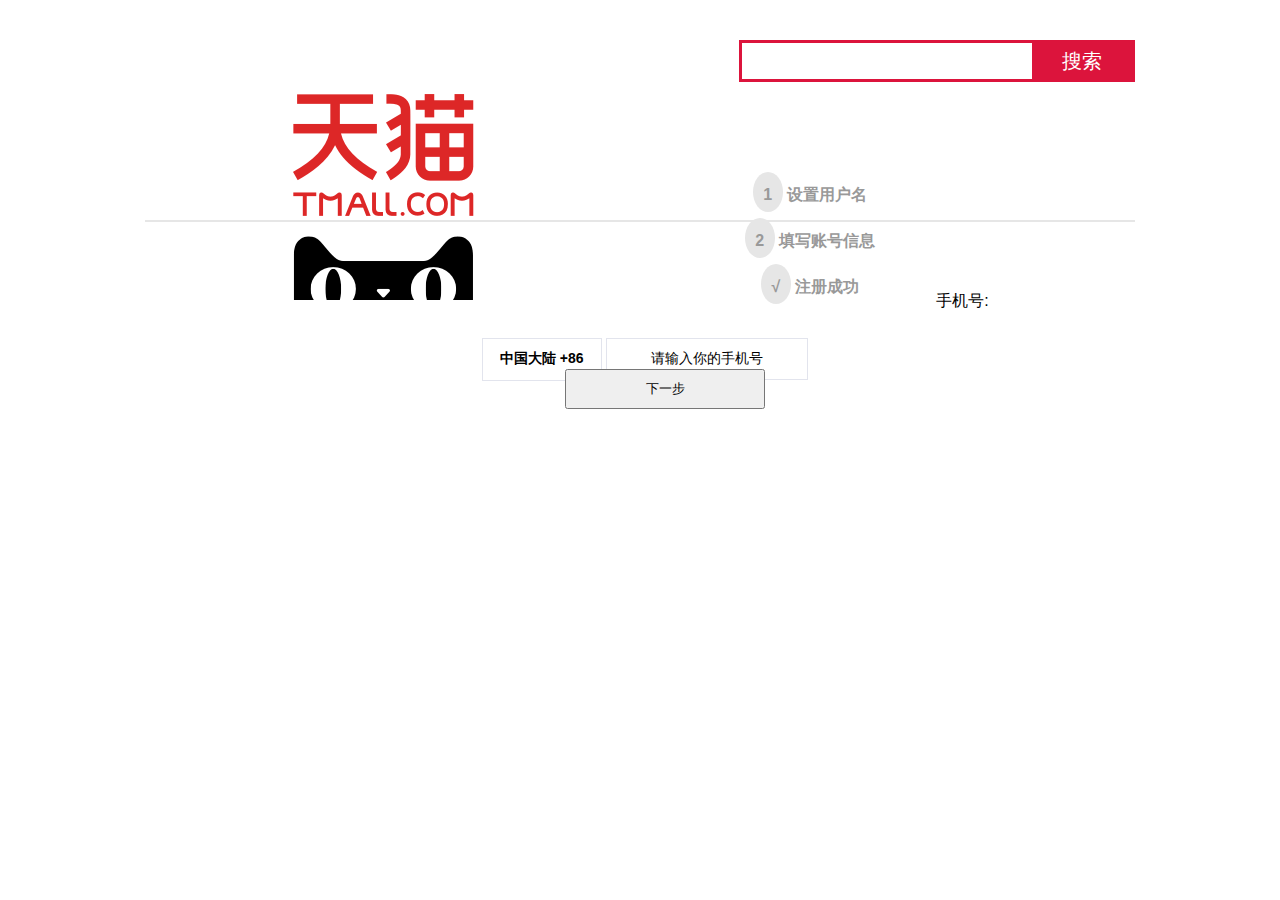
<file: myObject/个人简介/Tmall/object/注册页面.html>
<!DOCTYPE html>
<html lang="en">
<head>
    <meta charset="UTF-8">
    <title></title>
    <link rel="stylesheet" href="css/注册页面.css"/>
</head>
<body>

<div class="register">

        <div class="nav">

            <div class="logo fl">
                <img src="images/logo.png" alt=""/>
            </div>

            <div class="search fr">
                <form>
                    <div class="s-box">
                        <input type="text"/>
                        <button>搜索</button>
                    </div>
                </form>
            </div>
        </div>


        <div class="content">
            <div class="c-box">

                <div class="line">
                    <div>
                        <span class="nb">1</span>
                        <span> 设置用户名</span>
                    </div>

                    <div>
                        <span class="nb">2</span>
                        <span> 填写账号信息</span>
                    </div>

                    <div>
                        <span class="nb">√</span>
                        <span> 注册成功</span>
                    </div>
                </div>


                <div class="uname">
                    <div>
                        <span>手机号: </span>
                        <button>中国大陆  +86</button>
                        <input type="text" value="请输入你的手机号"/>
                    </div>

                    <button class="next">下一步</button>
                </div>

                <div></div>
            </div>
        </div>


</div>


</body>
</html>
</file>
<file: myObject/个人简介/京东/css/base.css>
@charset "UTF-8";
/*css 初始化 */
html, body, ul, li, ol, dl, dd, dt, p, h1, h2, h3, h4, h5, h6, form, fieldset, legend, img {
    margin: 0;
    padding: 0;
}

fieldset, img, input, button {
    border: none;
    padding: 0;
    margin: 0;
    outline-style: none;
}

ul, ol {
    list-style: none;
}

input {
    padding-top: 0;
    padding-bottom: 0;
    font-family: "SimSun", "宋体";
}

select, input {
    vertical-align: middle;
}

select, input, textarea {
    font-size: 12px;
    margin: 0;
}
/*防止拖动*/
textarea {
    resize: none;
}

/*  去掉图片低测默认的3像素空白缝隙*/
img {
    border: 0;
    vertical-align: middle;
}

table {
    border-collapse: collapse;
}

body {
    font: 12px/150% Arial, Verdana, "\5b8b\4f53";
    color: #666;
    background: #fff
}

.clearfix:before, .clearfix:after {
    content: "";
    display: block;
}

.clearfix:after {
    clear: both;
}

.clearfix {
    _zoom:1;
    *zoom: 1; /*IE/7/6*/
}

a {
    color: #666;
    text-decoration: none;
}

a:hover {
    color: #C81623;
}

h1, h2, h3, h4, h5, h6 {
    text-decoration: none;
    font-weight: normal;
    font-size: 100%;
}

s, i, em {
    font-style: normal;
    text-decoration: none;
}
.w{
    width: 1210px;
    margin: 0 auto;
}
.fl{
    float: left;
}
.fr{
    float: right;
}
.col_red{
    color: #C81623;
}
.cl{
    clear: both;
}
</file>
<file: myObject/个人简介/京东/css/index.css>
@charset "UTF-8";

/*公共样式表*/
.fl{
    float: left;
}
.fr{
    float: right;
}
.cl{
    clear: both;
}
.col_red{
    color: red;
}
.w{
    width: 1210px;
    margin: 0 auto;
}
/*模态视图样式设置开始*/
#mask{
    width: 100%;
    height: 100%;
    background-color: rgba(0, 0, 0, 0.3);
    display: none;
    position: fixed;
    left: 0;
    top: 0;
    z-index: 999;
}
#login_up{
    width: 400px;
    height: 250px;
    background-color: #fff;
    display:none;
    position: fixed;
    left: 50%;
    top: 50%;
    margin: -125px 0 0 -200px;
    z-index: 1000;
}
#login_up #close_mask{
    width: 10px;
    height: 10px;
    position: absolute;
    top: 10px;
    right: 10px;
}
/*模态视图样式设置结束*/

/*头部导航样式设置开始*/
/*.head{*/
    /*background-color: #eeeeee;*/
    /*/!*display: none;*!/*/
/*}*/
.head .center{
    position: fixed;
    left: auto;
    top: auto;
    display: none;
}
.header{
    background-color: #f1f1f1;
    height: 30px;
}
.header .special{
    line-height: 30px;
    padding-left: 10px;
    padding-right: 25px;
    position: relative;
    top: 0;
    left: 0;
}
.header .nav{
}
.header .nav li{
    float: left;
    padding: 0 10px;
}
.header .nav li a {
    line-height: 30px;
}
.header .nav li.line{
    width: 1px;
    height: 12px;
    line-height: 30px;
    background-color: #ddd;
    padding: 0;
    margin: 9px 1px 0 1px;
}
.header .nav .special{
    padding-right: 25px;
}
/*尖角样式设置开始*/
.header .special i{
    overflow: hidden;
    height: 6px;
    width: 12px;
    position: absolute;
    top: 13px;
    right: 5px; ;
}
.header .special i s{
    position: absolute;
    top: -6px;
    left: 0;
    line-height: 12px;
    width: 12px;
    height: 12px;
}
.header .nav .mobile{
    padding-left: 25px;
    position: relative;
    top: 0;
    left: 0;
}
.header .nav .mobile .mob_img{
    background: url("../images/sprite.png")no-repeat 0 0;
    width: 15px;
    height: 20px;
    position: absolute;
    top: 5px;
    left: 7px;
}
/*尖角样式设置结束*/
/*头部样式设置结束*/

/*banner部分样式设置开始*/
.banner {
    background-color: #8b25c6;
}
.banner .first_b{
    position: relative;
    top: 0;
    left: 0;
}
.banner .first_b .close_banner{
    position: absolute;
    top: 10px;
    right: 0;
    width: 19px;
    height: 19px;
    background: url("../images/close.png") no-repeat;
}.banner .first_b .close_banner:hover{
     background: url("../images/close.png") no-repeat 0 bottom;
 }
/*banner部分样式设置结束*/

/*功能部分样式设置开始*/
.func{
    margin-top: 25px;
}
/*logo样式设置开始*/
.func .logo{
}
.func .logo h1{
    position: relative;
    top: 0;
    left: 0;
}
.func .logo h1 a{
    text-indent: -999em;
    display: block;
    width: 270px;
    height: 60px;
    background: url("../images/logo.png") no-repeat;
}
.func .logo h1 .dong{
    position: absolute;
    top: -16px;
    left: 168px;
}
/*logo样式设置结束*/
/*搜索部分样式设置开始*/
.func .search {
    margin-left: 92px;
    width: 538px;
    height: 60px;
}
.func .search .text{
    border: 2px solid #b61d1d;
    width: 444px;
    height: 32px;
    border-right: 0px;
    float: left;
    padding-left: 6px;
}
.func .search .submit{
    background-color: #b61d1d;
    float: left;
    width: 80px;
    height: 36px;
    font-size: 16px;
    line-height: 32px;
    color: #eee;
    font-family:"Microsoft YaHei";
    cursor: pointer;
}
.func .search ul{
    float: left;
}
.func .search li{
    float: left;
    line-height: 30px;
    padding-right: 10px;
}
/*搜索框样式设置结束*/
/*购物车样式设置开始*/
.func .car{
    width: 110px;
    height: 14px;
    border:1px solid #dfdfdf ;
    background-color: #f9f9f9;
    margin-left: 105px;
    padding: 10px 18px;
    padding-right: 12px;
    position: relative;
    top: 0;
    left: 0;
}
.func .car .car_p{
    background: url("../images/sprite.png")no-repeat 0px -92px ;
    width: 18px;
    height: 16px;
    float: left;
}
.func .car a{
    line-height: 14px;
    /*font-weight: bold;*/
    float: left;
    margin-left: 8px;
}
.func .car .num{
    height: 14px;
    width: 16px;
    background-color: #C81623;
    line-height: 14px;
    color: #ffffff;
    position: absolute;
    top: -4px;
    left: 105px;
    text-align: center;
    border-radius: 7px 7px 7px 0;
}
.func .car .arrow_r{
    float: right;
    font: 14px/14px "simsun";
}
/*购物车样式设置结束*/

/*子导航样式设置开始*/
.son_nav {
    overflow: hidden;
    margin-top: 15px;
    border-bottom: 2px solid #b1191a;
} 
.son_nav .shop{
    background-color: #b1191a ;
    float: left;
    width: 210px;
}
.son_nav .shop a{
    padding-left: 10px;
    line-height: 44px;
    color: #ffffff;
    font-weight: 400;
    font-size: 15px;
    font-family: "Microsoft YaHei";
}
.son_nav .shop_s li{
    margin-right: 20px;
    margin-left: 20px;
    float: left;
}
.son_nav .shop_s li a{
    font-weight: 400;
    line-height: 44px;
    font-size: 16px;
    font-family: "Microsoft YaHei";
    color: #333333;
}
/*子导航样式设置结束*/

/*main区域样式设置开始*/
.main{

    background: url("../images/banner.jpg") no-repeat  center 12px;
}
.main .product_list{

}
.main .product_list ul li{
    color: #ffffff;
    width: 189px;
    height: 31px;
    padding: 0 10px;
    border-left: 1px solid #b6161d;
    background-color: #C81623;
    position: relative;
    top: 0;
    left: 0;
    overflow: hidden;
}
.main .product_list ul li:hover{
    overflow: visible;
    background-color: #eeeeee;
    color: #b1191a;
}
.main .product_list ul li .detail{
    width: 1000px;
    height: 460px;
    background-color: #eeeeee;
    position: absolute;
    top: 0;
    left: 209px;
}
.main .product_list ul li .item{
    float: left;
}
.main .product_list ul li .item a{
    color: inherit;
    font: 400 14px/31px "Microsoft YaHei";
}
.main .product_list ul li .arrow_r{
    float: right;
    font: 400 10px/31px "simsun";
    color: #ffffff;
}

/*滑动条样式设置开始*/
.main .slider {
    margin: 12px 0 0 10px;
    position: relative;
    left: 0;
    top: 0;
    background-color: pink;
}
/*小三角样式设置开始*/
/*.main .slider a:hover{
    overflow: inherit;
}*/
.main .slider .arrow{
    width: 730px;
    font: 400 18px/62px "simsun";
    position: absolute;
    top: 50%;
    left: 0;
    margin-top: -31px;

}
.main .slider .arrow_r{
    float: right;
    width: 28px;
    height: 62px;
    text-align: center;
    background-color: rgba(0, 0, 0, 0.2);
    color: #ffffff;
}
.main .slider .arrow_l{
    float: left;
    width: 28px;
    height: 62px;
    text-align: center;
    background-color: rgba(0, 0, 0, 0.2);
    color: #ffffff;
}
/*小三角样式设置结束*/
/*小圆点样式设置开始*/
.main .slider .circles{
    position: absolute;
    bottom: 8px;
    left: 50%;
    margin-left: -66px;
}
.main .slider .circles ul li{
    float: left;
}
.main .slider .circles ul li a{
    display: block;
    width: 18px;
    height: 18px;
    border-radius: 50%;
    background-color: #3e3e3e;
    text-align: center;
    line-height: 18px;
    color: #ffffff;
    margin:0 2px;
}
/*小圆点样式设置结束*/
/*滚动条样式设置结束*/


.main .info{
    width: 248px;
    height: 451px;
    border: 1px solid #e4e4e4;
    float: right;
    margin-top: 12px;
}
.main .info .news{

}
.main .info .news .dt{
    overflow: hidden;
    padding: 0 15px;
    border-bottom: 1px dotted #e4e4e4;
}
.main  .info .news .dt h3{
    float: left;
    font: 900 16px/43px "Microsoft YaHei";
}
.main .info .news .dt a{
    float: right;
    font: 400 13px/43px "Microsoft YaHei";
}
.main .info .news .dd{
    padding: 8px 15px;
    border-bottom: 1px dashed #e4e4e4;
}
.main .info .news .dd ul li{
    line-height: 28px;
}
.main .info .lifeserve{
    width: 248px;
    height: 251px;
    overflow: hidden;
}
.main .info .lifeserve .dt{
    height: 42px;
    border-bottom: 1px dotted #e4e4e4;
}
.main .info .lifeserve .dt h3{
    font: 400 14px/42px "Microsoft YaHei";
    padding-left: 15px;
    color: #666;
}
.main .info .lifeserve ul{
    width: 252px;
}
.main .info .lifeserve ul li {
    float: left;
    width: 62px;
    height: 70px;
    border: 1px solid #e4e4e4;
    border-top: none;
    margin-left: -1px;
}
.main .info .lifeserve ul li a{
    display: block;
    width: 62px;
    height: 70px;
    padding-top: 40px;
    position: relative;
    padding-left: 17px;
}
.main .info .lifeserve ul li a .sprite{
    position: absolute;
    width: 25px;
    height: 25px;
    top: 12px;
    left: 18px;
    background: url("../images/icon_lifeserv.png");
}
.main .bg{
    margin-top: 10px;
}
.main .bg .photo_r ul li{
    float: left;
    width: 249px;
    height: 164px;
    border-left: 1px solid #ffffff;
}
.main .bg .photo_r ul li a{
    display: block;
    width: 249px;
    height: 164px;
}
.jd_footer{
    height: 100px;
    background-color: #f5f5f5;
}
.jd_footer .serive .slogen{
    line-height: 100px;
    padding-left: 20px;
}
.jd_footer .serive .slogen span{
    margin-right: 80px;
}
.jd_footer .serive .shopping{
    margin-top: 10px;
}
.jd_footer .serive .shopping  dl{
    width: 195px;
    float: left;
    /*padding-right: 120px;*/
}
.jd_footer .serive .shopping  dl dt{
    font: 400 16px/50px "Microsoft YaHei";
}
.jd_footer .serive .shopping  dl dd{
    font: 400 12px/20px "simsun";
}
.jd_footer .serive .shopping  .coverage{
    background:url("../images/china.png") no-repeat 0 -128px ;
    width: 204px;
    height: 172px;
    float: right;
    margin-right: 25px;
}
.jd_footer .serive .shopping  .coverage .dt{
    font: 400 16px/50px "Microsoft YaHei";
    padding-left: 20px;
}
.jd_footer .serive .shopping  .coverage .dd{
    width: 184px;
    font: 400 12px/20px "simsun";
    padding-left: 20px;
}
.jd_footer .serive .shopping  .coverage .dd .looklook{
    float: right;
}
.jd_footer .againw{
    margin-top: 40px;
    height: 240px;
    border-top: 1px solid #f1f1f1;
}
.jd_footer .againw .links{
    text-align: center;
    padding-top: 15px;
}
.jd_footer .againw .links a{
    padding: 0 10px;
}
.jd_footer .againw .copyright{
    text-align: center;
    line-height: 20px;
    padding-top: 15px;
}
.jd_footer .againw .message{
    text-align: center;
    padding-top: 10px;
}
</file>
<file: myObject/个人简介/瀑布流布局/style.css>
*{
    margin: 0;
    padding: 0;
}
#main{
    position: relative;
    width: 1230px;
    margin: 0 auto;
}
.box{
    padding: 15px 0 0 15px;
    float: left;
}
.pic{
    padding: 10px;
    border: 1px solid #ccc;
    border-radius: 5px;
    box-shadow: 0 0 5px #ccc;
}
.pic img{
    width: 205px;
    height: auto;
}
</file>
<file: myObject/个人简介/html5/css/index-left.css>
/* ͷ��logo��ʽ��ƿ�ʼ */
.header{
    position: fixed;
    z-index: 4;
    top: 0;
    bottom: 0;
    left: 0;
    width: 240px;
    background-color: #2d2d2d;
    -webkit-transition: ease-out 0.4s;
    -moz-transition: ease-out 0.4s;
    -o-transition: ease-out 0.4s;
    transition: ease-out 0.4s;
}
@media screen and (max-width: 660px){
    .header{
        width: 80px;
    }
}
.header .logo{
    width: 84px;
    height: 72px;
    display: block;
    margin: 40px auto 0 auto;
}
.header .logo svg{
    margin: auto;
    width: 100%;
    height: 100%;
    background-color: #1f1f1f;
}

@media screen and (max-width: 660px){
    .header .logo{
        width: 49px;
        height: 42px;
    }
}
.header .logo svg:hover{
    background-color: #2ecc71;
    transform: rotate(360deg);
    transition: 0.2s;
}
/* �м䲿����ʽ���ÿ�ʼ */
.header .navigation{
    position: absolute;
    top: 50%;
    left: 0;
    right: 0;
    height: 216px;
    margin: -108px 0 0 0;
}
.header .navigation ul.menu{
    border: none;
    list-style: none;
    text-align: left;
}
.header .navigation ul li{

}
.header .navigation ul li a{
    display: block;
    height: 72px;
    width: 100%;
    text-decoration: none;
}
.header .navigation ul li a:hover{
    background-color: #2ecc71;
}
.header .navigation ul li a.mission-button .menu-icon{
     background: url(http://www.iuvo.si/sites/all/themes/iuvo/images/svg/icon-console-filled.svg)no-repeat center center;
     background-size: 30px 19px;
     width: 80px;
     height: 72px;
 }
.header .navigation ul li a.play-button .menu-icon{
    background: url(http://www.iuvo.si/sites/all/themes/iuvo/images/svg/icon-rocket-filled.svg)no-repeat center center;
    background-size: 28px 28px;
    width: 80px;
    height: 72px;
}
.header .navigation ul li a.touch-button .menu-icon{
    background: url(http://www.iuvo.si/sites/all/themes/iuvo/images/svg/icon-location-filled.svg)no-repeat center center;
    background-size: 28px 28px;
    width: 80px;
    height: 72px;
}
.header .navigation ul li a .menu-icon{
    display: block;
    float: left;
    width: 80px;
    height: 72px;
}
.header .navigation ul li a .menu-item{
    font-size: 20px;
    color: #ffffff;
    display: block;
    padding: 18px 0 0 0;
}
.header .navigation ul li a .sub-item{
    font-size: 14px;
    color: #808080;
    margin: 2px 0 0 0;
    display: block;
}

@media screen and (max-width: 660px){
    .header .navigation ul li a .menu-item{
        display: none;
    }
    .header .navigation ul li a .sub-item{
        display: none;
    }
}
header div.current{
    display: block;
    box-shadow: 0 1px 1px rgba(0,0,0,0.6);
    animation: mymove 1s 1;
    animation-fill-mode: forwards;
}
/* β����ʽ��ƿ�ʼ */
.header footer{
    position: absolute;
    bottom: 20px;
    left: 0;
    right: 0;
}
.header .footer .social{
    margin: 0 0 15px 0;
}
.header .footer .social ul{
    text-align: center;
}
.header .footer .social ul li{
    display: inline-block;
    height: 24px;
    margin: 0 6px;
}
.header .footer .social ul li a{
    display: inline-block;
    background-color: #1f1f1f;
    height: 24px;
}
.header .footer .social ul li a.twitter{
    height: 20px;
}
.header .footer .social ul li a:hover{
    background-color: #fff;
}
.header .footer .colophon{
    text-align: center;
    font-size: 1.4em;
    color: #ffffff;
    font-weight: 300;
}
.header .footer .colophon a{
    color: #ffffff;
}
.header .footer .colophon a:hover{
    color: #2ecc71;
}
@media screen and (max-width: 660px){
    .header .footer{
        display: none !important;
    }
}
/* β����ʽ��ƽ��� */
@keyframes mymove {
    from{
        top:62px;
        opacity: 0;
    }
    to{
        top:82px;
        opacity: 1;
    }
}
</file>
<file: myObject/个人简介/html5/css/base.css>
html,body,div,span,h1,h2,h3,h4,h5,h6,article,header,
footer,article,section,form,textarea,li,ul,a{
    margin:0;
    padding: 0;
    text-decoration: none;
    list-style: none;
    border: none;
    font-style: normal;
    color: #a1a1a1;
    border: 0;
    font: 400 62.5% arial, "Microsoft YaHei", simsun, sans-serif;
    /*font-size: 100%;*/
    vertical-align: baseline;
}
.fl{
    float: left;
}
.fr{
    float: right;
}
</file>
<file: myObject/个人简介/html5/css/index-right.css>
/* ��ҳ��ƿ�ʼ */
.page{
    position: absolute;
    left: 240px;
    bottom: 0;
    right: 0;
    top: 0;
    background-color: #2d2d2d;
    /*overflow: hidden;*/
    transition: ease-out 0.4s;
}
@media screen and(max-width: 660px){
    .page{
        left: 80px;
    }
}
.front{
    background: url("../images/front-background.jpg")no-repeat center bottom;
    background-size: cover;
}
.content-area{
    position: absolute;
    top: 0;
    left: 0;
    right: 0;
    bottom: 0;
    overflow: hidden;
    -webkit-transform: translate3d(0, 0, 0);
    -moz-transform: translate3d(0, 0, 0);
    -ms-transform: translate3d(0, 0, 0);
    -o-transform: translate3d(0, 0, 0);
    transform: translate3d(0, 0, 0);
    transform-style: preserve-3d;
    -webkit-backface-visibility: hidden;
    -moz-backface-visibility: hidden;
    -ms-backface-visibility: hidden;
    backface-visibility: hidden;
    -webkit-transition: ease-out 0.4s;
    -moz-transition: ease-out 0.4s;
    -ms-transition: ease-out 0.4s;
    -o-transition: ease-out 0.4s;
    transition: ease-out 0.4s;
}
.front .box{
    position: static !important;
    width: auto;
    /*overflow: hidden;*/
}
.front .box .content{
    position: absolute;
    top: 47.8%;
    width: 100%;
    margin: -185px 0 0 0;
}
.page .box .content .action{
    text-align: center;
}
.page .box .content .animated{
    -webkit-animation-duration: 1s;
    -moz-animation-duration: 1s;
    -o-animation-duration: 1s;
    animation-duration: 1s;
    -webkit-animation-fill-mode: both;
    -moz-animation-fill-mode: both;
    -o-animation-fill-mode: both;
    animation-fill-mode: both;
}
/* ͼƬ�����ֺ��� */
.page .box .content .action .link{
    width: 180px;
    height: 220px;
    display: inline-block;
    margin: 0 60px;
}
/* ͼƬ���� */
.page .box .content .action .link .icon{
    width: 180px;
    height: 170px;
    display: block;
    transition: ease-out 0.2s;
}
/* ͼƬ */
.page .box .content .action .mission-link .icon{
    /*background: url(http://www.iuvo.si/sites/all/themes/iuvo/images/svg/icon-console.svg)no-repeat center;
    -webkit-background-size: 178px 109px;
    background-size: 178px 109px;*/
    background: url("../images/mission.png")no-repeat center;
}
.page .box .content .action .play-link .icon{
    /*background: url(http://www.iuvo.si/sites/all/themes/iuvo/images/svg/icon-rocket.svg)no-repeat center;
    -webkit-background-size: 178px 109px;
    background-size: 126px 126px;*/
    background:url("../images/play.png")no-repeat center;
}
.page .box .content .action .touch-link .icon{
    /*background:url(http://www.iuvo.si/sites/all/themes/iuvo/images/svg/icon-location.svg)no-repeat center;
    -webkit-background-size: 178px 109px;
    background-size: 132px 138px;*/
    background:url("../images/touch.png")no-repeat center;
}
/* ͼƬhover ��Ч */
.page .box .content .action .link .icon:hover{
    transform: scale(1.2) rotate(360deg);
}

/* ���ֺ��� */
.page .box .content .action .link .button{
    position: relative;
    display: block;
    width: 156px;
    height: 46px;
    /*background: green url("http://www.iuvo.si/sites/all/themes/iuvo/images/svg/icon-button-arrow.svg")no-repeat 130px center;*/
    background: url("../images/allow.png")no-repeat 130px center;
    line-height: 46px;
    border:2px solid rgba(255,255,255,0.8);
    color: #2dcb70;
    font-size: 18px;
    padding:  0  0 0 20px;
    text-align: left;
    font-weight: bolder;
    transition: ease-out 0.2s;
}
/* ���ֺ��ӱ߿����ͷ��Ч */
.page .box .content .action .link .button:hover{
    background-position: 140px center;
    border:2px solid rgba(255,255,255,1);
}
/* ���ֺ��ӵ�������Ч */
.page .box .content .action .link .button .line{
    position: absolute;
    background: none;
    transition: ease-out 0.2s;
}
.page .box .content .action .link .button:hover .line{
    background: #ffffff;
}
.box .link .button .line-top{
    width: 50px;
    height: 2px;
    top: -2px;
    left: -150px;
}
.page .box .content .action .link .button .line-right{
    width: 2px;
    height: 50px;
    top: -150px;
    right: -2px;
}
.page .box .content .action .link .button .line-bottom{
    width: 50px;
    height: 2px;
    top: 46px;
    right: -150px;
}
.page .box .content .action .link .button .line-left{
    width: 2px;
    height: 50px;
    top: 150px;
    left: -2px;
}
.page .box .content .action .link .button:hover .line-top{
    left: -2px;
}
.page .box .content .action .link .button:hover .line-right{
    top: -2px;
}
.page .box .content .action .link .button:hover .line-bottom{
    right: -2px;
}
.page .box .content .action .link .button:hover .line-left{
    top: -2px;
}
.page .box .content .tit{
    width: 100%;
    padding: 0 50px;
    text-align: center;
}
.page .box .content h1{
    height: 60px;
    margin: 45px 0 0 0;
}
.page .box .content h2{
    margin-top: 24px;
    height: 24px;
}
.page .box .content a{
    text-decoration: none;
    color: #ffffff;
}
.page .box .content h1 a{
    display: block;
    font-size: 64px;
}
.page .box .content h2 a{
    font-weight: 600;
    font-size: 24px;
}
</file>
<file: myObject/个人简介/Tmall/object/css/index.css>
@charset "UTF-8";
body,div,span,ul,li,a,img,h1,h2,h3,h4,h5,h6,ol{
    margin: 0;
    padding: 0;
    border: 0;
    text-decoration: none;
    list-style-type: none;
}
.fl{
    float: left;
}
.fr{
    float: right;
}
/* 中间内容样式设置开始 */
.contents{
    width: 100%;
    background-color: #f5f5f5;
}
/* 版心样式设置开始 */
.ws{
    width: 1230px;
    padding-right: 30px;
    margin: 0 auto;
    overflow: hidden;
}
/* 版心样式设置结束 */

/* 长条图片样式设置开始 */
.e{
    width: 1230px;
    overflow: hidden;
    margin-top: 10px;
}
.e a img{
    width: 1620px;
    height: 90px;
    margin-left: -165px;
}
/* 长条图片样式设置结束 */

/* 亲子时光样式设置开始 */
.kids,.outdoors,.home,.grocery,.electronics,.fashion{
    width: 100%;
    height: 470px;
    margin-top: 30px;
}
/* 亲子时光大标题样式设置开始 */
i{
    font-style: normal;
    width: 5px;
    height: 20px;
    display: block;
    /*background-color: #f7a945;*/
}
.floor_name{
    display: inline-block;
    vertical-align: top;
    font-size: 18px;
    line-height: 18px;
    height: 18px;
    color: #000;
    margin-left: 10px;
}
.fool_sub_name{
    display: inline-block;
    vertical-align: top;
    line-height: 24px;
    height: 18px;
    color: #000;
    font-size: 14px;
    margin-left: 10px;
}
/* 亲子时光大标题样式设置结束 */


/* 亲子时光内容样式设置开始 */
.lineBody{
    position: relative;
    margin-top: 10px;
    width: 100%;
    height: 440px;
}

/* 亲子时光标题菜单样式设置开始 */
.lineBody .r_type{
    position: absolute;
    top: -30px;
    right: 0;
    width: 800px;
    text-align: right;
}
.lineBody .r_type a{
    height: 20px;
    display: inline-block;
    line-height: 20px;
    font-size: 14px;
    color: #000;
    margin:5px 10px;
    border-bottom: 1px solid #f5f5f5;
}
.lineBody .r_type a:hover{
    border-color: black;
}
/* 亲子时光标题菜单样式设置结束 */

.kids i{
    background-color: #f7a945;
}
.kids .title_con{
    background-color: #f7a945;
}
.kids .sub_title{
    color: #f7a945;
}

/* 左边样式设置开始 */
.lineBody .left-slide{
    position: relative;
    width: 246px;
    height: 440px;
}
.lineBody .left-slide img{
    vertical-align: middle;
    width: 246px;
    height: 330px;
}
.lineBody .left-slide .current{
    vertical-align: middle;
    width: 246px;
    height: 330px;
    opacity: 0.7;
}
.lineBody .left-slide .title_ctn {
    position:absolute;
    bottom: 110px;
    left: 0;
    width: 100%;
    height: 30px;
    background-color: rgba(255, 255, 255, 0.8);
    overflow: hidden;
    color: #000;
}
.lineBody .left-slide .title_ctn .slide_item{
    line-height: 30px;
    text-align: center;
    font-size: 14px;
}
.lineBody .left-slide .title_con{
    width: 100%;
    height: 110px;
}
.lineBody .left-slide .title_con .title{
    color: #fff;
    font-size: 22px;
    padding-top: 20px;
    overflow: hidden;
    font-weight: 700;
    text-align: center;
}
.lineBody .left-slide .title_con .sub_title{
    padding-top: 5px;
    font-size: 18px;
    text-align: center;
    color: #fff;
}

.lineBody .left-slide .title_con .decoration{
    width: 100%;
    height: 30px;
}
/* 左边样式设置结束 */

/* 中间样式设置开始 */
.lineBody .center{
    width: 735px;
    height: 440px;
}
.lineBody .center .pht{
    float: left;
    border-width: 0 1px 1px 0;
    border-style: solid;
    border-color: #f5f5f5;
    width: 244px;
    height: 220px;
    position: relative;
    background-color: #fff;
}
.lineBody .center .pht .title{
    font-size: 18px;
    padding: 20px 0 5px 25px;
    color: #000;
}
.lineBody .center .pht .sub_title{
    font-size: 14px;
    padding-left: 25px;
    /*color: #f7a945;*/
}
.lineBody .center .pht img{
    position: absolute;
    bottom: 0;
    right: 0;
    width: 154px;
    height: 154px;
}
/* 中间样式设置结束 */

/* 右边样式设置开始 */
.lineBody .right_slide{
    width: 248px;
    height: 440px;
}
.lineBody .right_slide .right_row{
    border-width: 0 1px 1px 0;
    border-style: solid;
    border-color: #f5f5f5;
    width: 100%;
    height: 146px;
    position: relative;
    background-color: #fff;
}
.lineBody .right_slide .right_row .title{
    font-size: 18px;
    position: absolute;
    top: 20px;
    left: 25px;
    color: #000;
    z-index:2;
}
.lineBody .right_slide .right_row .sub_title{
    position: absolute;
    top: 50px;
    left: 25px;
    font-size: 14px;
    z-index: 2;
    /*color: #f7a945;*/
}
.lineBody .right_slide .right_row img{
    z-index: 1;
    position: absolute;
    bottom: 0;
    right: 0;
    width: 100px;
    height: 100px;
}
/* 右边样式设置结束 */
/*亲子时光内容样式设置结束*/
/* 亲子时光样式设置结束 */


/* 户外出行样式设置开始 */
.outdoors i{
    background-color: #19c8a9;
}
.outdoors .title_con{
    background-color: #19c8a9;
}
.outdoors .sub_title{
    color: #19c8a9;
}
/* 户外出行样式设置结束 */

/* 打造爱巢样式设置开始 */
.home i{
    background-color: #f15453;
}
.home .title_con{
    background-color: #f15453;
}
.home .sub_title{
    color: #f15453;
}
.home .lineBody .right_slide .right_row{
    height: 109px;
    position: relative;
    background-color: #fff;
}
.home .lineBody .right_slide .right_row img{
    width: 109px;
    height: 109px;
    position: absolute;
    bottom: 0;
    right: 0;
}
/* 打造爱巢样式设置结束 */

/* 居家生活样式设置开始 */
.grocery i{
    background-color: #64c333;
}
.grocery .title_con{
    background-color: #64c333;
}
.grocery .sub_title{
    color: #64c333;
}
/* 居家生活样式设置结束 */

/* 潮电酷玩样式设置开始 */
/* 颜色设置开始 */
.electronics i{
    background-color: #0aa6e8;
}
.electronics .title_con{
    background-color: #0aa6e8;
}
.electronics .sub_title{
    color: #0aa6e8;
}
/* 颜色设置结束 */
/* 图片样式设置开始 */
/* 中间内容样式设置开始 */
.electronics .lineBody .center #first{
    width: 489px;
    height: 220px;
}
.electronics .lineBody .center #first .title{
    font-size: 24px;
    padding: 45px 0 40px 45px;
    color: #000;
}
.electronics .lineBody .center #first .sub_title{
    font-size: 16px;
    padding-left: 45px;
    /*color: #f7a945;*/
}
.electronics .lineBody .center #first img{
    position: absolute;
    bottom: 0;
    right: 0;
    width: 195px;
    height: 195px;
}
/* 中间样式设置结束 */
/* 右边样式设置开始 */
.electronics .lineBody .right_slide .right_row{
    height: 220px;
}
.electronics .lineBody .right_slide .right_row img{
    z-index: 1;
    position: absolute;
    bottom: 0;
    right: 0;
    width: 154px;
    height: 154px;
}
/* 右边样式设置结束 */
/* 图片样式设置结束 */
/* 潮电酷玩样式设置结束 */

/* 美丽人生样式设置开始 */
.fashion i{
    background-color: #ea5f8d;
}
.fashion .title_con{
    background-color: #ea5f8d;
}
.fashion .sub_title{
    color: #ea5f8d;
}
/* 美丽人生样式设置结束 */

/* 猜你喜欢标题样式设置开始 */
.love{
    width: 1230px;
    height: 2040px;
    margin-top: 30px;
}
/* 标题样式设置开始 */
.love .caption{
    position: relative;
    text-align: center;
    width: 100%;
    height: 43px;
}
.love .caption .line {
    display: inline-block;
    width: 190px;
    height: 1px;
    line-height: 43px;
    background-color: #979797;
}
.love .caption .text_ctn{
    position: absolute;
    top: 0;
    left: 555px;
    background-color: #f5f5f5;
    width: 120px;
    height: 43px;
}
.love .caption .text_ctn span{
    display: inline-block;
    color: #666;
    font-weight: 100;
    font-size: 18px;
}
/* 标题样式设置结束 */

/* 内容样式设置开始 */
.love .pics .love_line{
    width: 100%;
    height: 333px;
}
.love .pics .love_line .love_item{
    background-color: #fff;
    float: left;
    width: 235px;
    margin: 0 12px 7px 0;
}
.love .pics .love_line .last{
    margin: 0 0 7px 0;
}
.love .pics .love_line .love_item .item_pic{
    display: block;
    width: 235px;
    height: 230px;
    overflow: hidden;
}
.love .pics .item_pic img{
    width: 235px;
    height: 235px;
}
.love .pics .love_item .item_info{
    display: block;
    padding: 14px 12px 8px;
    text-align: left;
}
.love .pics .love_item .item_info .item_desc{
    color: #666;
    font-size: 13px;
    line-height: 18px;
}
.love .pics .love_item .item_info .item_detail{
    color: red;
    font-size: 16px;
    line-height: 32px;
}
/* 内容样式设置结束 */
/* 猜你喜欢样式设置结束 */

/* end 结束样式设置开始 */
.tm{
    position: relative;
    width: 1230px;
    height: 82px;
}
.tm .tm_end{
    width: 130px;
    height: 72px;
    background: url("../images/end.PNG")no-repeat;
    position: absolute;
    top: 0;
    left: 550px;
}
/* end 结束样式设置结束 */

/* 侧边栏样式设置开始 */
.fp-lift{
    width: 100%;
}
.fp-lift .mui-lift{
    display: none;
    position: fixed;
    bottom: 50px;
    left: 50%;
    margin-left: -672px;
    width: 36px;
    height: 333px;
}
/*.fp-lift .mui-lift .sn-nav{
    width: 36px;
    height: 333px;
}*/
.fp-lift .mui-lift .sn-nav .mui-lift-nav.nav-header{
    background-color: #dd2727;
    line-height: 28px;
}
.fp-lift .mui-lift .sn-nav .mui-lift-nav,.nav-name{
    width: 28px;
    height: 28px;
    background-color: inherit;
    text-align: center;
    color: #fff;
    cursor: pointer;
    margin-top: 1px;
    font-size: 12px;
    padding: 4px;
}
.fp-lift .mui-lift .sn-nav div a{
    display: block;
    width: 36px;
    height: 36px;
    background-color: #626262;
}
.fp-lift .mui-lift .sn-nav .nav-back{
    line-height: 13px;
    background-color: #acacac;
}
.fp-lift .mui-lift .sn-nav .nav-name i{
    background: url("../images/xiaojianjiao.PNG") no-repeat;
    font-style: normal;
    width: 32px;
    height: 14px;
    display: block;
}
.kid:hover{
    background-color:#f7a945;
}
.outdoor:hover{
    background-color: #19c8a9;
}
.homes:hover{
    background-color: #f15453;
}
.grocerys:hover{
    background-color:#64c333 ;
}
.electronic:hover{
    background-color: #0aa6e8;
}
.fashions:hover{
    background-color: #ea5f8d;
}
.pin:hover,.loves:hover{
    background-color:black;
}
/* 侧边栏样式设置结束 */
</file>
<file: myObject/个人简介/Tmall/object/css/cssCommon.css>
.f_l{
    float: left;
}
.f_r{
    float: right;
}
.clearfix{
    *zoom: 1;
}
.clearfix:after{
    content: " ";
    display: block;
    clear: both;
    width: 0;
    height: 0;
    visibility: hidden;

}
.cl_both {
    clear: both;
}
.w{
    width: 1230px;
    margin: 0 auto;
}
</file>
<file: myObject/个人简介/Tmall/object/css/cssSearch.css>
.attached-search{
    display: none;
    width: 100%;
    height: 50px;
    position: fixed;
    top: 0;
    left: 0;
    background-color: #ed3028;
    z-index: 100000;
    opacity: .9;
}
.attached-search .attached-search-con{
    width: 1230px;
    height: 50px;
    margin: 0 auto;
    /*margin-right: 30px;*/
}
.attached-search .attached-icon{
    width: 160px;
    height: 30px;
    margin-top: 12px;
    font-size: 20px;
    color: #fff;
    text-align: center;
    line-height: 30px;
}
.attached-search .attached-icon img{
    width: 160px;
    height: 30px;
}

.attached-search .attached-search-form{
    width: 740px;
    height: 30px;
    margin: 0 245px 0 85px;
    padding-top: 12px;
}
.attached-search .attached-search-form .attached-search-text{
    width: 645px;
    height: 30px;
    padding-left: 5px;
}
.attached-search .attached-search-form .attached-search-submit{
    width: 90px;
    height: 30px;
    line-height: 32px;
    text-align: center;
    color: #fff;
    font-size: 14px;
    background-color: #dd2727;
}
</file>
<file: myObject/个人简介/Tmall/object/css/header1.css>
.header{
    width: 100%;
    height: 130px;
}
/*logo��ʽ���ÿ�ʼ*/
.header .logo-con{
    position: relative;
    left: 0;
    top: 0;  width: 240px;
    height: 130px;
}
.header .logo{
    position: absolute;
    top: 0;
    left: -19px;
}
.header .logo .title{
    width: 240px;
    height: 130px;
    display: block;
    background: url("../images/logo.png") no-repeat;
    background-size: 240px 130px;
    text-indent: -99999em;
}
/*logo��ʽ���ý���*/

.header .search{
    height: 100px;
    padding-top: 30px;
    margin-left: 72px;
}
.header .search .input-text{
    width: 486px;
    height: 38px;
    border: 2px solid #c40000;
    padding-left: 5px;
}
.header .search .input-submit{
    width: 130px;
    height: 42px;
    font-size: 16px;
    text-align: center;
    line-height: 42px;
    color: #fff;
    background-color: #c40000;
    cursor: pointer;
}
.header .search .list{
    padding-top: 4px;
}
.header .search .list li{
    font-size: 14px;
    height: 15px;
    line-height: 15px;
    float: left;
    padding-top: 3px;
}
.header .search .list li:last-child a{
    border-right: none;
}
.header .search .list li a{
    color: #ccc;
    border-right: 1px solid #ccc;
    padding: 0 12px;
}
.header .search .list li a.active{
    color: #c40000;
}
/*ͷ����ʽ���ý���*/

.content{
    background-color: #f5f5f5;
}

/*ͨ�������ʽ���ÿ�ʼ*/
.main-nav{
    width: 100%;
    height: 36px;
    background-color: #dd2727;
}

.main-nav .produces{
    width: 170px;
    height: 36px;
    line-height: 34px;
    color: #fff;
    font-size: 16px;
    font-weight: 700;
    padding-left: 30px;
    background-color: #c40000;
}
.main-nav .produces img {
    margin: 0 20px 0 0;
    width: 20px;
    height: 20px;
}

.main-nav .minor-nav li{
    float: left;
    padding: 0 15px;
    font-size: 16px;
    line-height: 36px;
    position: relative;
    left: 0;
    top: 0;
}
.main-nav .minor-nav .pic-hover{
    display: none;
    width: 40px;
    height: 15px;
    position: absolute;
    left: 50%;
    top: 0;
    background: url("../images/hoverPic.png") no-repeat;
    background-size: 40px 15px;
    margin-left: -20px;
}
.main-nav .minor-nav li:first-child{
    padding-left: 30px;
}
.main-nav .minor-nav li img{
    width: 90px;
    height: 32px;
    background-color: #dd2727;
}
.main-nav .minor-nav li a{
    color: #fff;
}


.category{
    width: 100%;
    height: 500px;
    position: relative;
    left: 0;
    top: 0;
}
/*��Ʒ������ʽ���ÿ�ʼ*/
.category .proWrap{
    position: relative;
    left: 0;
    top: 0;
    width: 1230px;
    /*height: 100%;*/
}
.category .produce-list{
    width: 200px;
    height: 500px;
    background-color: #e3e2e2;
    opacity: 0.9;
    position: relative;
    left: 0;
    top: 0;
    z-index: 11;
}
.category .produce-list li{
    font-size: 14px;
    padding-left: 12px;
    line-height: 31px;
    color: #696868;
}
.category .produce-list .produce-li a{
    color: inherit;
}
.category .produce-list .produce-li a:hover{
    text-decoration: underline;
}
/*��Ʒ������ʽ���ý���*/

/*��Ʒ�˵���ʼ*/
.category .produce-menu{
    position: absolute;
    top: 0;
    left: 200px;
    z-index: 33;
    height: 500px;
    width: 600px;
    background-color: #fff;
    display: none;
}
.category .produce-menu .proMenu-con{
    margin: 30px;
    width: 540px;
    height: 440px;
    color: #696868;
}
.category .produce-menu .pro-title{
    font-weight:700;
    font-size: 14px;
    width: 70px;
    height: 22px;
    margin-right: 20px;
    color: #000; !important;
}

.category .produce-menu .pro-con{
    margin-bottom: 14px;
    width: 450px;
    border-bottom: 1px dashed #ccc;
}
.category .produce-menu .pro-con .pro-con-list{
    font-size: 14px;
    height: 22px;
    float: left;
    margin-left: 10px;
    color: inherit;
}
.category .produce-menu .pro-con .pro-con-list a{
    color: inherit;
}

/*��Ʒ�˵�����*/

/*��濪ʼ*/
.category .banner-con{
    width: 100%;
    height: 500px;
    position: absolute;
    left: 0;
    top: 0;
    overflow: hidden;
}
.category .banner-con .main-banner{
    position: absolute;
    left: 0;
    top: 0;
    width: 100%;
    height: 500px;
}
.category .banner-con .banner-con1{
    background-color: #e8e8e8;
    opacity: 1;
}
.category .banner-con .banner-con2{
    background-color: #e8e8e8;
    opacity: 0;
}
.category .banner-con .banner-con3{
    background-color: #eabc29;
    opacity: 0;
}
.category .banner-con .banner-con4{
    background-color: #ff7791;
    opacity: 0;
}
.category .banner-con .banner-con5{
    background-color: #e1e1e1;
    opacity: 0;
}
.category .banner-con .banner-con6{
    background-color: #dddce1;
    opacity: 0;
}

.category .banner-con .main-banner .main-banner-con{
    width: 1230px;
    height: 100%;
    padding-right: 30px;
    position: relative;
    z-index: 1;
    margin: 0 auto;
    display: block;
}


/*СԲ����ʽ���ÿ�ʼ*/
.category .circle-con{
    position: absolute;
    bottom: 10px;
    left: 50%;
    margin-left: -30px;
    z-index: 3;
}
.category .circle-con li{
    width: 18px;
    height: 18px;
    /*padding: 2px;*/
    margin-left: 10px;
    border: 2px solid rgba(0, 0, 0, .5);
    background-color: rgba(0, 0, 0, .5);
    border-radius: 50%;
    float: left;
    cursor: pointer;
}
.category .circle-con .current{
    background-color: #f1f1f1;
    opacity: .7;
}


/*СԲ����ʽ���ý���*/

/*������ý���*/

/*��߿�ʼ*/
.category .aside{
    width: 102px;
    height: 500px;
    background-color: rgba(0,0,0,0.5);
    /*background-color: #000;*/
    /*opacity: 0.1;*/
    z-index: 33;
    position: absolute;
    right: 165px;
    top: 0;
}
.category .aside:hover{
    background-color: rgba(0, 0, 0, .7);
}
.category .aside .user-icon{
    margin: 12px 15px;
    /*background-color: rgba(0,0,0,0.5);*/
}
.category .aside .user-icon img{
    height: 70px;
    width: 70px;
}
.category .aside .login-info{
    text-align: center;
    width: 80px;
    height: 83px;
    margin: 0 10px;
    color: #fff;
}
.category .aside .login-info .login{
    display: block;
    width: 80px;
    height: 24px;
    margin: 9px 0 6px;
    border-radius: 10px;
    background-color: #dd2727;
    text-align: center;
    line-height: 24px;

}
.category .aside .login-info .register{

}
/*�ָ���*/
.category .aside .separate{
    width: 80px;
    height: 0;
    margin: 0 auto;
    border-bottom: 1px dashed rgba(0,0,0,.3);
}
.category .aside a:hover{
    text-decoration: underline;
}
.category .aside .more-info-con{
    width: 100px;
    height: 147px;
}
.category .aside .more-info{
    margin-top: 20px;
    width: 100px;
    height: 98px;
}
.category .aside .more-info li{
    width: 100px;
    height: 22px;
    line-height: 22px;
    text-align: center;
}
.category .aside .more-info li:last-child{
    margin-top: 10px;
}
.category .aside .recommends-con{
    width: 100px;
    height: 154px;
    text-align: center;
}
.category .aside .recommends-con .con-title{
    color: #fff;
    height: 24px;
    line-height: 24px;
    width: 100px;
    background-color: rgba(0, 0, 0, 0.6);
}
.category .aside .recommends-con img{
    width: 57px;
    height: 57px;
    margin: 17px auto 7px;
    display: block;
    border-radius: 50%;
}
.category .aside .recommends-con .title,.sub-title{
    height: 22px;
    line-height: 22px;
    text-align: center;
}
.category .aside .recommends-con a:hover{
    text-decoration: none;
}
/*����*/

/*���ר�����ʽ���ÿ�ʼ*/

/*��һ���ֿ�ʼ*/
.area-con{
    width: 100%;
    height: 162px;
    padding-right: 30px;
    margin: 30px auto 0;
    background-color: #f5f5f5;
}
.area-con .title-con{
    width: 1230px;
    height: 22px;
    margin-bottom: 10px;
}
.area-con .title-con .vline{
    display: inline-block;
    width: 403px;
    height: 0;
    border-bottom: 1px solid;
    background-color: #000;
    opacity: .1;
    margin-top: 9px;
}
.area-con .title-con .title-inner-con{
    color: #dd2727;
    text-align: center;
    width: 252px;
    height: 18px;
    line-height: 18px;
    margin: 0 80px;
    font-size: 18px;
}
.area-con .con{

}
.area-con .area-inner-con .area-item{
    width: 238px;
    height: 130px;
    margin-right: 10px;
    display: block;
    float: left;
    opacity: 1;
}
.area-con .area-inner-con .area-item:hover{
    opacity: .5;
}
.area-con .area-inner-con .area-item:last-child{
    margin-right: 0;
}
/*��һ���ֽ���*/


/*�ڶ����ֿ�ʼ*/
.newHotBrand{
    width: 100%;
    height: 436px;
    margin-top: 30px;
    padding-right: 30px;
    background-color: #f5f5f5;
}

.newHotBrand .live-on{
    width: 488px;
    height: 436px;
    background-color: #000;
    position: relative;
    left: 0;
    top: 0;
}
.newHotBrand .live-on .live-play-ctn{
    width: 488px;
    height: 275px;
}
.newHotBrand .live-on .live-play-ctn img{
    width: 488px;
    height: 275px;
}
.newHotBrand .live-on .live-slide-list{
    width: 488px;
    height: 90px;
    margin-top: 9px;
    overflow: hidden;
    position: absolute;
    /*left: 0;*/
    /*top: 0;*/
}
.newHotBrand .live-on .live-slide-list ul{
    width: 980px;
    height: 90px;

}
.newHotBrand .live-on .live-slide-list ul li{
    width: 160px;
    height: 90px;
    margin-left: 4px;
    float: left;
}
.newHotBrand .live-on .live-slide-list ul li:first-child{
    margin-left: 0;
}
.newHotBrand .live-on .live-slide-list ul li img{
    width: 160px;
    height: 90px;
}
.newHotBrand .live-on .live-forecast{
    width: 390px;
    height: 40px;
    margin: 10px 0 0 21px;
    position: absolute;
    left: 0;
    bottom: 12px;
}
.newHotBrand .live-on .live-forecast .forecast-logo{
    width: 81px;
    height: 31px;
    margin-top: 4px;
    margin-right: 9px;
    background: url("../images/live.png") no-repeat;
}
.newHotBrand .live-on .live-forecast .forecast-list-ctn{
    width: 300px;
    height: 40px;
    overflow: hidden;
}
.newHotBrand .live-on .live-forecast .forecast-list-ctn ul{
    width: 300px;
    height: 120px;
    overflow: hidden;
}
.newHotBrand .live-on .live-forecast .forecast-list-ctn ul li{
    font-size: 14px;
}
.newHotBrand .live-on .live-forecast .forecast-list-ctn .fc-text{
    color: #fff;
}
.newHotBrand .live-on .live-forecast .forecast-list-ctn .fc-time{
    color: red;
}

/*��Ʒ��־��ʼ*/
.newHotBrand .brand-list{
    width: 732px;
    height: 436px;
}

.newHotBrand .brand-list .brand-item{
    width: 121px;
    height: 108px;
    background-color: paleturquoise;
    float: left;
    border-right: 1px solid #f5f5f5;
    border-bottom: 1px solid #f5f5f5;
    position: relative;
    left: 0;
    top: 0;
}
.newHotBrand .brand-list .brand-item .brand-img{
    line-height: 108px;
    text-align: center;
    width: 121px;
    height: 108px;
    background-color: #fff;
    position: absolute;
    left: 0;
    top: 0;
}
.newHotBrand .brand-list .brand-item img{
    width: 100px;
    height: 50px;
}
.newHotBrand .brand-list .brand-item .brand-mask{
    position: absolute;
    left: 0;
    top: 0;
    z-index: 2;
    width: 100%;
    height: 100%;
    background-color: rgba(0,0,0,.8);
    text-align: center;
    color: #ffffff;
    display: none;
}
.newHotBrand .brand-list .brand-item .brand-mask .brand-mask-icon{
    margin-left: 70px;
}
.newHotBrand .brand-list .brand-item .brand-mask .brand-mask-icon img{
    width: 20px;
    height: 20px;
}
.newHotBrand .brand-list .brand-item .brand-mask .brand-mask-center{
    margin-top: 10px;
    width: 100%;
    height: 32px;
    line-height: 32px;
}
.newHotBrand .brand-list .brand-item .brand-mask .brand-mask-bottom{
    width: 63px;
    height: 18px;
    line-height: 18px;
    margin: 0 auto;
    background-color: red;
    border-radius: 10px;
    cursor: pointer;
}
.newHotBrand .brandFresh{

}
.newHotBrand .brandFresh .fresh{
    color: #e5e5e5;
    font-size: 14px;
    width: 121px;
    height: 108px;
    background-color: #fff;
    line-height: 108px;
    text-align: center;
    display: block;
}
.newHotBrand .brandFresh .fresh:hover{
    background-color: #da272a;
}
/*��Ʒ��־��ʼ*/
/*�ڶ����ֽ���*/

/*���ר�����ʽ���ý���*
</file>
<file: myObject/个人简介/Tmall/object/css/footer.css>
*{
    margin: 0;
    padding: 0;
}
ul{
    list-style: none;
}
a{
    text-decoration: none;
}
footer {
    border-top: 1px solid #d1d7dc;
    font-family: "Microsoft YaHei", 'Hiragino Sans GB', '\5b8b\4f53', sans-serif;
}
footer .w{
    width: 1190px;
    margin: 0 auto;
}
footer .tmall-ensure{
    width: 1190px;
    height: 100px;
    margin: 25px auto;
}
footer .tmall-ensure ul li{
    float: left;
    width: 297px;
    height: 100px;
}
footer .tmall-desc{
    width: 1190px;
    height: 190px;
    margin: 0 auto;
    padding-top: 22px;
    border-top: 1px solid #ededed;
    position: relative;
}
footer .tmall-desc dl{
    float: left;
    width: 186px;
    padding-left: 52px;
}
footer .tmall-desc dl dt{
    height: 30px;
    font-size: 16px;
    font-weight: 900;
    line-height: 30px;
    color: #646464;
}
footer .tmall-desc dl dd a{
    display: block;
    color: #8b8b8b;
    height: 20px;
    line-height: 20px;
    font-size: 12px;
}











footer .tmall-copyright{
    width: 1583px;
    height: 177px;
    background-color: black;
    border-top: 2px solid red;
    font-size: 12px;
    text-align: center;

}
footer .tmall-copyright .w{
    width: 1190px;
}
footer .tmall-copyright a{
    color: #ffffff;
}
footer .tmall-copyright .info,.otherlink{
    height: 25px;
    line-height: 25px;
    color: #ffffff;
    padding: 5px;
}
footer .tmall-copyright .copyright{
    color: #a4a4a4;
    line-height: 20px;
}
footer .tmall-desc .fuwu{
    position: absolute;
    top: 187px;
    left: 52px;

}
</file>
<file: myObject/个人简介/Tmall/object/css/header.css>
body{
    background-color: #fff;
    font-family: "Microsoft YaHei", 'Hiragino Sans GB', '\5b8b\4f53', sans-serif;;

}
*{
    margin: 0;
    padding: 0;
}
header .nav li{
    list-style: none;
    float: left;
}
.nav li a{
    text-decoration: none;
    color: #999;
}
.fl{
    float: left;
}
.fr{
    float: right;
}
header{
    background-color: #f2f2f2;
}
header .w{
    width: 1230px;
    margin: 0 auto;
}
header .nav{
    width: 1230px;
    height: 32px;
    font-size: 12px;
    color: #999;
    line-height: 32px;
    position: relative;
}
header .nav .left{
    float: left;
    width: 218px;
}
header .nav .left li{
    margin-right: 18px;
}

header .nav .right{
    width: 692px;
    height: 32px;
}

header .nav .right li{
    /*margin-right: 18px;*/
    padding: 0 9px 0 9px;
    position: relative;
}
header .nav .right li .icon-aixin{
    padding-left: 15px;
    background: url(../images/xin.png) no-repeat -3px 6px;
}
header .nav .right li .icon-gwc{
    padding-left: 15px;
    background: url(../images/gouwuche.png) no-repeat -4px 5px;
}
header .nav .right li .icon-phone{
    padding-left: 15px;
    background: url(../images/phone.png) no-repeat -1px 5px;
}
header .nav .right li .icon-line{
     padding-left: 15px;
     background: url(../images/nav.png) no-repeat -2px 8px;
 }
header .nav .right li .icon-jt{
    padding-right: 10px;
    background: url(../images/jiantou.png) no-repeat right center;
}
.nav ul li a:hover{
    color: red;
}



/*隐藏盒子的设置*/
.hide a{
    color: #999;
    font-size: 12px;
}
.hide a:hover{
    color: red;
}

/*我的淘宝的样式设置*/
.Wdtb{
    display: none;
    width: 76px;
    position: absolute;
    top: 32px;
    left: -1px;
    border: solid #eeeeee;
    border-width: 0 1px 1px;
    padding: 6px 10px;
    line-height: 20px;
    background-color: #fff;

}


/*收藏夹的样式设置*/
.Scjia{
    display: none;
    width: 60px;
    position: absolute;
    top: 32px;
    left: -1px;
    border: solid #eeeeee;
    border-width: 0 1px 1px;
    padding: 6px 10px;
    line-height: 20px;
    background-color: #fff;
}

/*手机版的样式设置*/
.ewma{
    display: none;
    position: absolute;
    top: 29px;
    left: -46px;
    width: 175px;
    height: 228px;
    border: solid #eeeeee;
    border-width: 0 1px 1px 1px;
    z-index: 100;
    /*background: url(../images/sjewma.jpg) no-repeat;*/
    /*background-color: #fff;*/
}
.ewma img{
    width: 175px;
    height: 228px;
}

/*商家支持的样式设置*/
.seller{
    display: none;
    position: absolute;
    top: 32px;
    left: -67px;
    width: 122px;
    height: 159px;
    padding: 10px;
    background-color: #fff;
    z-index: 100;
    border: solid #eeeeee;
    border-width: 0 1px 1px;
    color: #666;
    font-size: 12px;
}
.seller .first{
    width: 112px;
    height: 105px;
    border-bottom: 1px dashed #666;
}
.seller .last{
    width: 112px;
    height: 46px;
    margin-top: 6px;
    border-bottom: 1px dashed #666;
}
.seller dl dt{
    font-weight: 700;
    width: 122px;
    height: 20px;
    line-height: 20px;
}
.seller dl dd{
    float: left;
    width: 56px;
    height: 20px;
    line-height: 20px;
}




/* 网站导航的样式设置*/
.navigation{
    display: none;
    position: absolute;
    top: 32px;
    left: -1118px;
    width: 1198px;
    height: 200px;
    border: solid #eeeeee;
    border-width: 0 1px 1px 1px;
    background-color: #ffffff;
    z-index: 100;
    padding-top: 25px;
}
.navigation .hot{
    width: 275px;
    height: 200px;
    padding-left: 30px;
    /*background-color: peachpuff;*/
}
.navigation .hot h2{
    width: 275px;
    height: 22px;
    padding-bottom: 8px;
    color: #f56a00;
    font-size: 16px;
    font-weight: 700;
}
.navigation .hot ul li{
    float: left;
    width: 90px;
    height: 16px;
    padding: 6px 0;
    font-size: 12px;
}

.navigation .market{
    width: 375px;
    height: 200px;
    border:  solid #eeeeee;
    border-width: 0 1px;
    padding-left: 30px;
}
.navigation .market h2{
    width: 375px;
    height: 22px;
    padding-bottom: 8px;
    color: #2263d4;
    font-size: 16px;
    font-weight: 700;
}
.navigation .market ul li{
    float: left;
    width: 90px;
    height: 16px;
    padding: 6px 0;
    font-size: 12px;
}

.navigation .brand{
    width: 270px;
    height: 200px;
    border:  solid #eeeeee;
    border-width: 0 1px 0 0;
    padding-left: 30px;
}
.navigation .brand h2{
    width: 270px;
    height: 22px;
    padding-bottom: 8px;
    color: deeppink;
    font-size: 16px;
    font-weight: 700;
}
.navigation .brand ul li{
    float: left;
    width: 90px;
    height: 16px;
    padding: 6px 0;
    font-size: 12px;
}
.navigation .help{
    width: 155px;
    height: 200px;
    border-width:  0 1px 0 0;
    padding-left: 30px;
}
.navigation .help h2{
    width: 155px;
    height: 22px;
    padding-bottom: 8px;
    color: #666;
    font-size: 16px;
    font-weight: 700;
}
.navigation .help ul li{
    float: left;
    width: 95px;
    height: 16px;
    padding: 6px 0;
    font-size: 12px;
}
.navigation ul li{
    color: #666;
}
.navigation li.img-h{
    background: url(../images/h.png) no-repeat 48px -1px;
}
.navigation li.img-n{
    background: url(../images/n.png) no-repeat 48px -1px;
}
</file>
<file: myObject/个人简介/Tmall/object/css/cat.css>
*{
    margin: 0px;
    padding: 0px;
    text-decoration: none;
    list-style: none;
}
.sidebr{
    width: 35px;
    /*height: 626px;*/
    height: 100%;
    background-color: #000000;
    position: fixed;
    top: -1px;
    right: 0px;
}
.sidebr  li{
    width: 35px;
    height: 35px;
}
.sidebr img {
    width: 35px;
    height: 35px;
}
.sidebr li.second {
    /*padding-left: 4px;*/
    width: 35px;
    height: 90px;
    border-top: 1px solid gray;: ;
    border-bottom: 1px solid gray;: ;
}
.sidebr li.second img{
    /*padding-left: 4px;*/
    width: 35px;
    height: 90px;
    border-top: 1px solid gray;: ;
    border-bottom: 1px solid gray;: ;
}
.hide{
    width: 90px;
    height: 35px;
    position: absolute;
    top: 70px;
    /*right: 31px;*/
    display: none;
    right: 100px;
}
.wenzi{
    float: left;
    width: 80px;
    height: 35px;
    text-align: center;
    line-height: 35px;
    background-color: rgba(0, 0, 0, 0.5);
}
.sjx{
    float: right;
    width: 0px;
    height: 0px;
    border: 4px solid rgba(256,256,256,0.1);
    border-left: 6px solid rgba(0,0,0,0.5);
    /*border-right: 2px solid red;*/
    position: absolute;
    top: 14px;
    right: 0;
}
.hide1{
    width: 90px;
    height: 35px;
    position: absolute;
    top: 195px;
    /*right: 31px;*/
    display: none;
    right: 100px;
}
.hide2{
    width: 90px;
    height: 35px;
    position: absolute;
    top: 230px;
    right: 100px;
    display: none;
}
.hide3{
    width: 90px;
    height: 35px;
    position: absolute;
    top: 265px;
    /*right: 31px;*/
    display: none;
    right: 100px;
}
.hide4{
    width: 90px;
    height: 35px;
    position: absolute;
    top: 300px;
    /*right: 31px;*/
    right: 100px;
    display: none;
}
.hide5{
    width: 90px;
    height: 35px;
    position: absolute;
    top: 335px;
    /*right: 31px;*/
    display: none;
    right: 100px;;
}
.hide6{
    width: 90px;
    height: 35px;
    position: absolute;
    top: 475px;
    /*right在写js的时候还是要等于31px*/
    /*right: 31px;*/
    right: 100px;
    display: none;
}

.hide7{
    width: 90px;
    height: 35px;
    position: absolute;
    top: 510px;
    /*right在写js的时候还是要等于31px*/
    /*right: 31px;*/
    right: 100px;
    display: none;
}
.hide8{
    width: 90px;
    height: 35px;
    position: absolute;
    top: 545px;
    /*right在写js的时候还是要等于31px*/
    /*right: 31px;*/
    right: 100px;
    display: none;
}
</file>
<file: myObject/个人简介/Tmall/object/css/注册页面.css>
*{
    margin: 0;
    padding: 0;
}
body{
    font-family: "Microsoft YaHei", 'Hiragino Sans GB', '\5b8b\4f53', sans-serif;;
}
.fl{
    float: left;
}
.fr{
    float: right;
}
.register .nav{
    width: 990px;
    height: 92px;
    margin: 40px auto;
}
.register .search .s-box{
    width: 390px;
    height: 36px;
    border: 3px solid crimson;
}
.register .search .s-box input{
    float: left;
    width: 290px;
    height: 36px;
    border: solid red;
    border-width: 0;
    font-size: 16px;
    /*outline: none;*/
}
.register .search .s-box button{
    float: left;
    width: 100px;
    height: 37px;
    border-width: 0;
    background-color: crimson;
    font-size: 20px;
    color: #ffffff;
}
.register .content .c-box{
    width: 990px;
    height: 339px;
    margin: 0 auto;
}
.register .content .c-box .line{
    width: 990px;
    height: 48px;
    border-bottom: 2px solid #e6e6e6;
}
.register .content .c-box .line div{
    float: left;
    width: 200px;
    height: 46px;
    padding: 0 15px;
    margin-left:70px;
    text-align: center;
    line-height: 46px;
    color: #999999;
    font-weight: 700;
    font-size: 16px;
}
.register .content .c-box .line .nb{
    display: inline-block;
    width: 30px;
    height: 40px;
    border-radius: 100%;
    background-color: #e6e6e6;
    /*margin-top: 10px;*/
}
.register .content .c-box .uname{
    width: 990px;
    height: 191px;
    margin: 50px 0;
}
.content .c-box .uname div{
    width: 720px;
    height: 57px;
    margin: 0 auto;
    line-height: 57px;
    font-size: 16px;
    text-align: center;
}
.content .c-box .uname div input{
    width: 200px;
    height: 40px;
    border: 1px solid #e2e4ed;
    font-size: 14px;
    text-align: center;

}
.content .c-box .uname div button{
    width: 120px;
    height: 43px;
    background-color: #fff;
    border: 1px solid #e2e4ed;
    margin-left: 10px;
    font-size: 14px;
    font-weight: 700;
}
.content .c-box .uname .next{
    width: 200px;
    height: 40px;
    margin: 40px 420px;
}
</file>
<file: myObject/个人简介/Tmall/object/css/cssReset.css>
body,header,nav,main,article,section,footer,aside,div,h1,h2,h3,h4,h5,h6,p,ul,form,input,select,ol,span,img{
    margin: 0;
    padding: 0;
}
a{
    text-decoration: none;
    color: #fff;
}
li{
    list-style: none;
}
img{
    border: none;
    vertical-align: middle;
}
input{
    outline: none;
    border: none;
}
body{
    font-size: 12px;
    font-family: 'Microsoft Yahei',simsun, sans-serif ;
}
</file>
